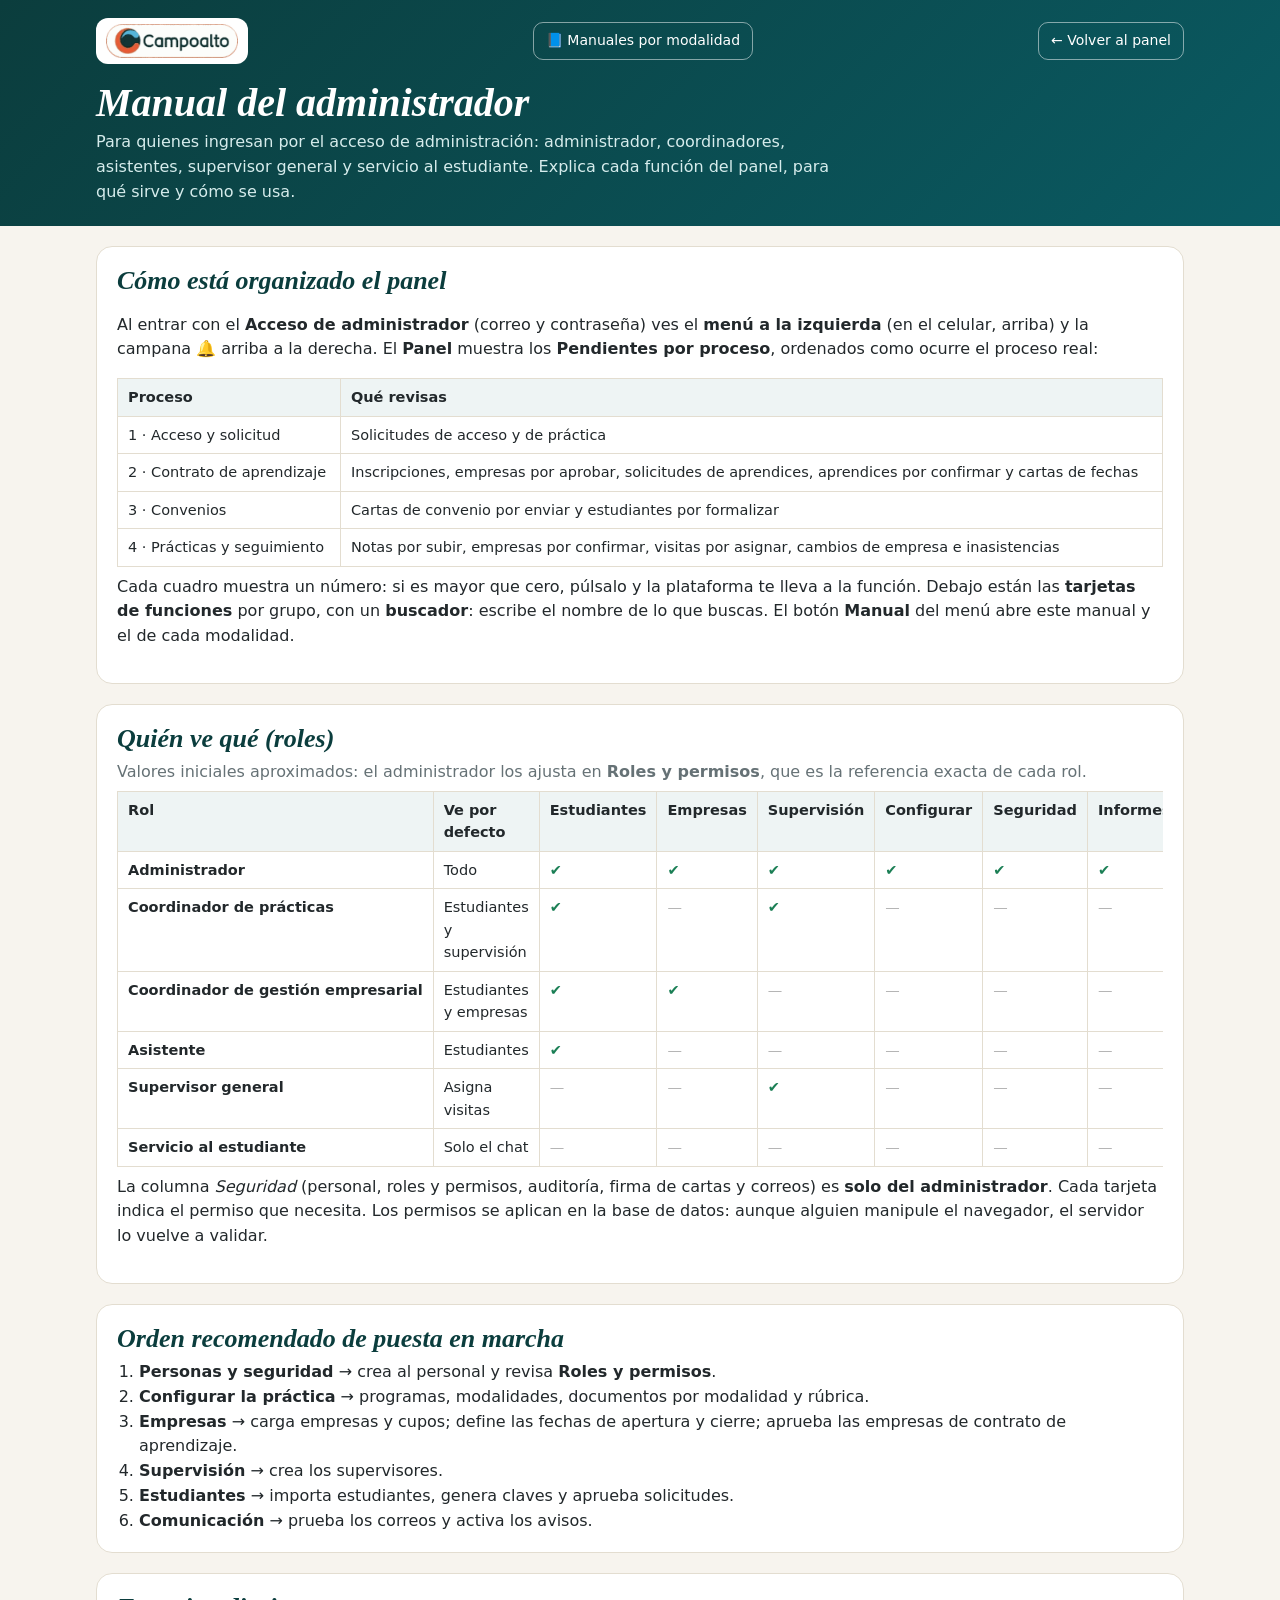
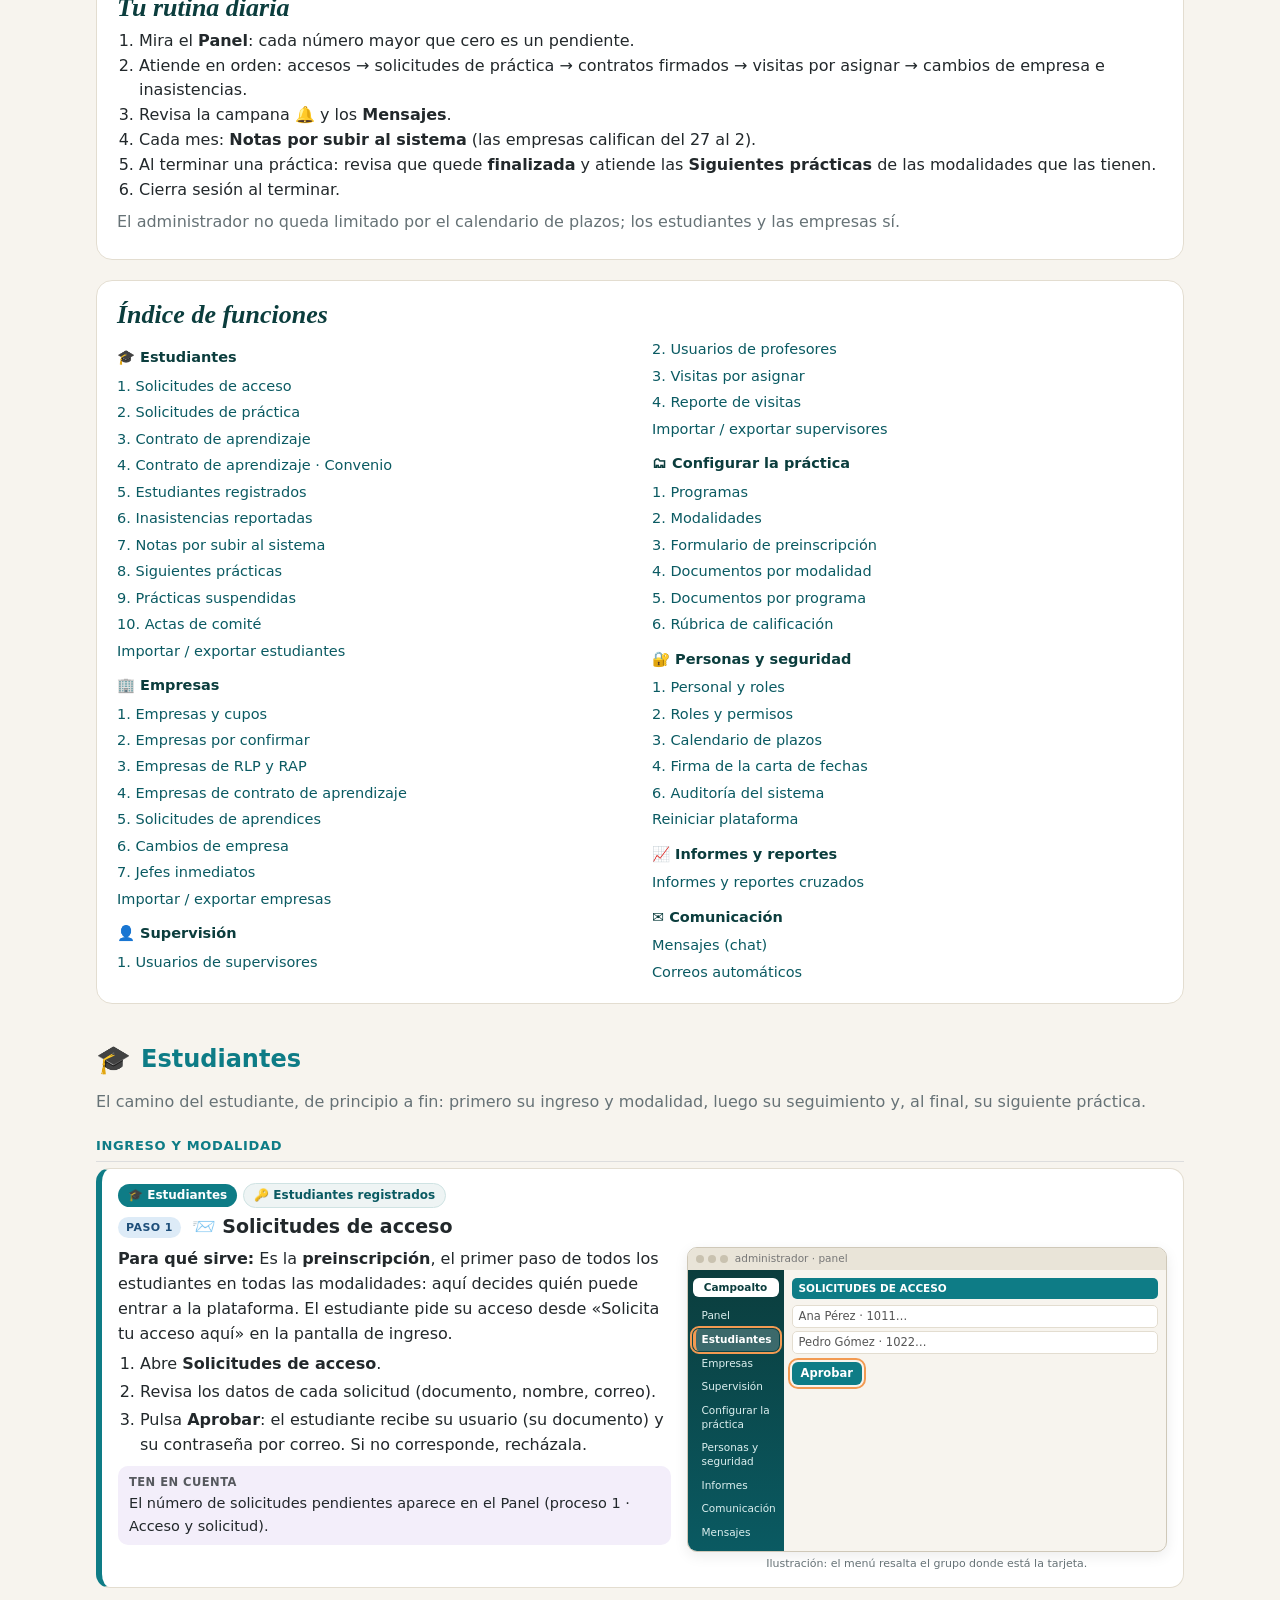
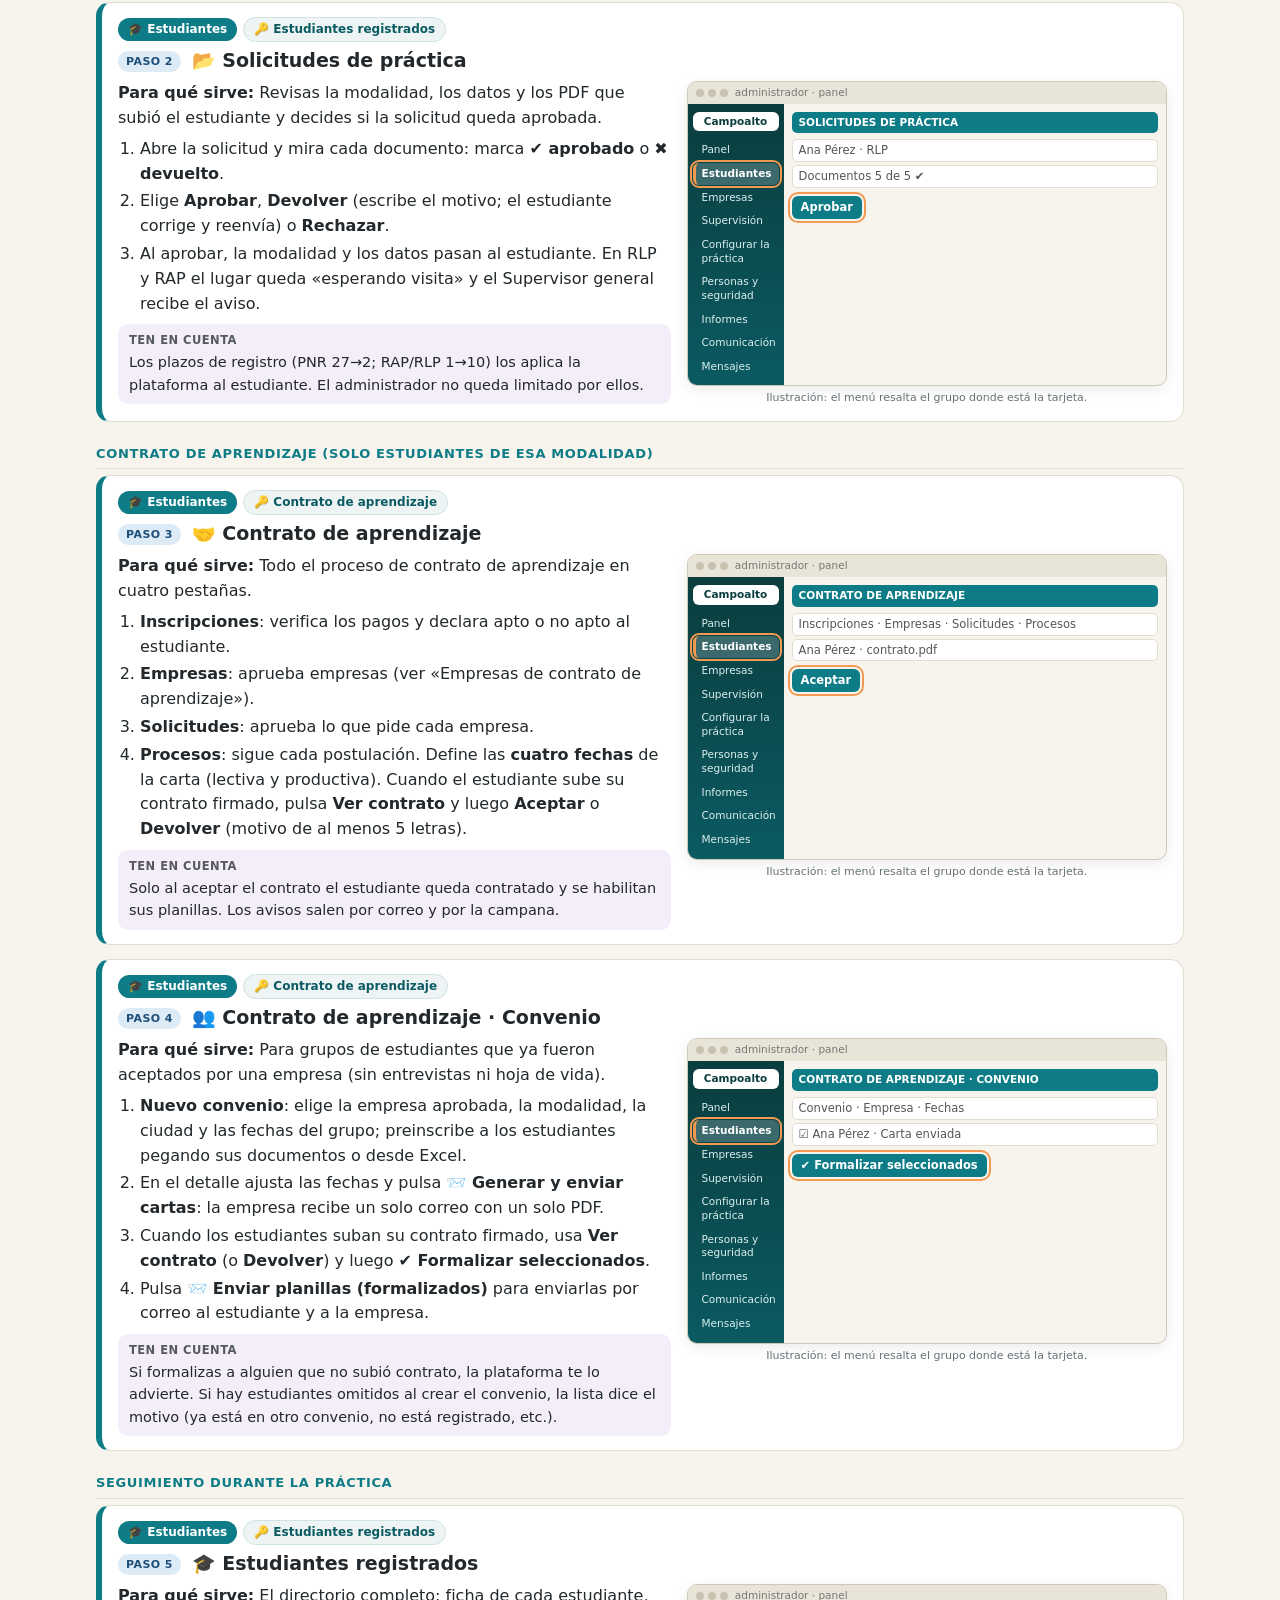
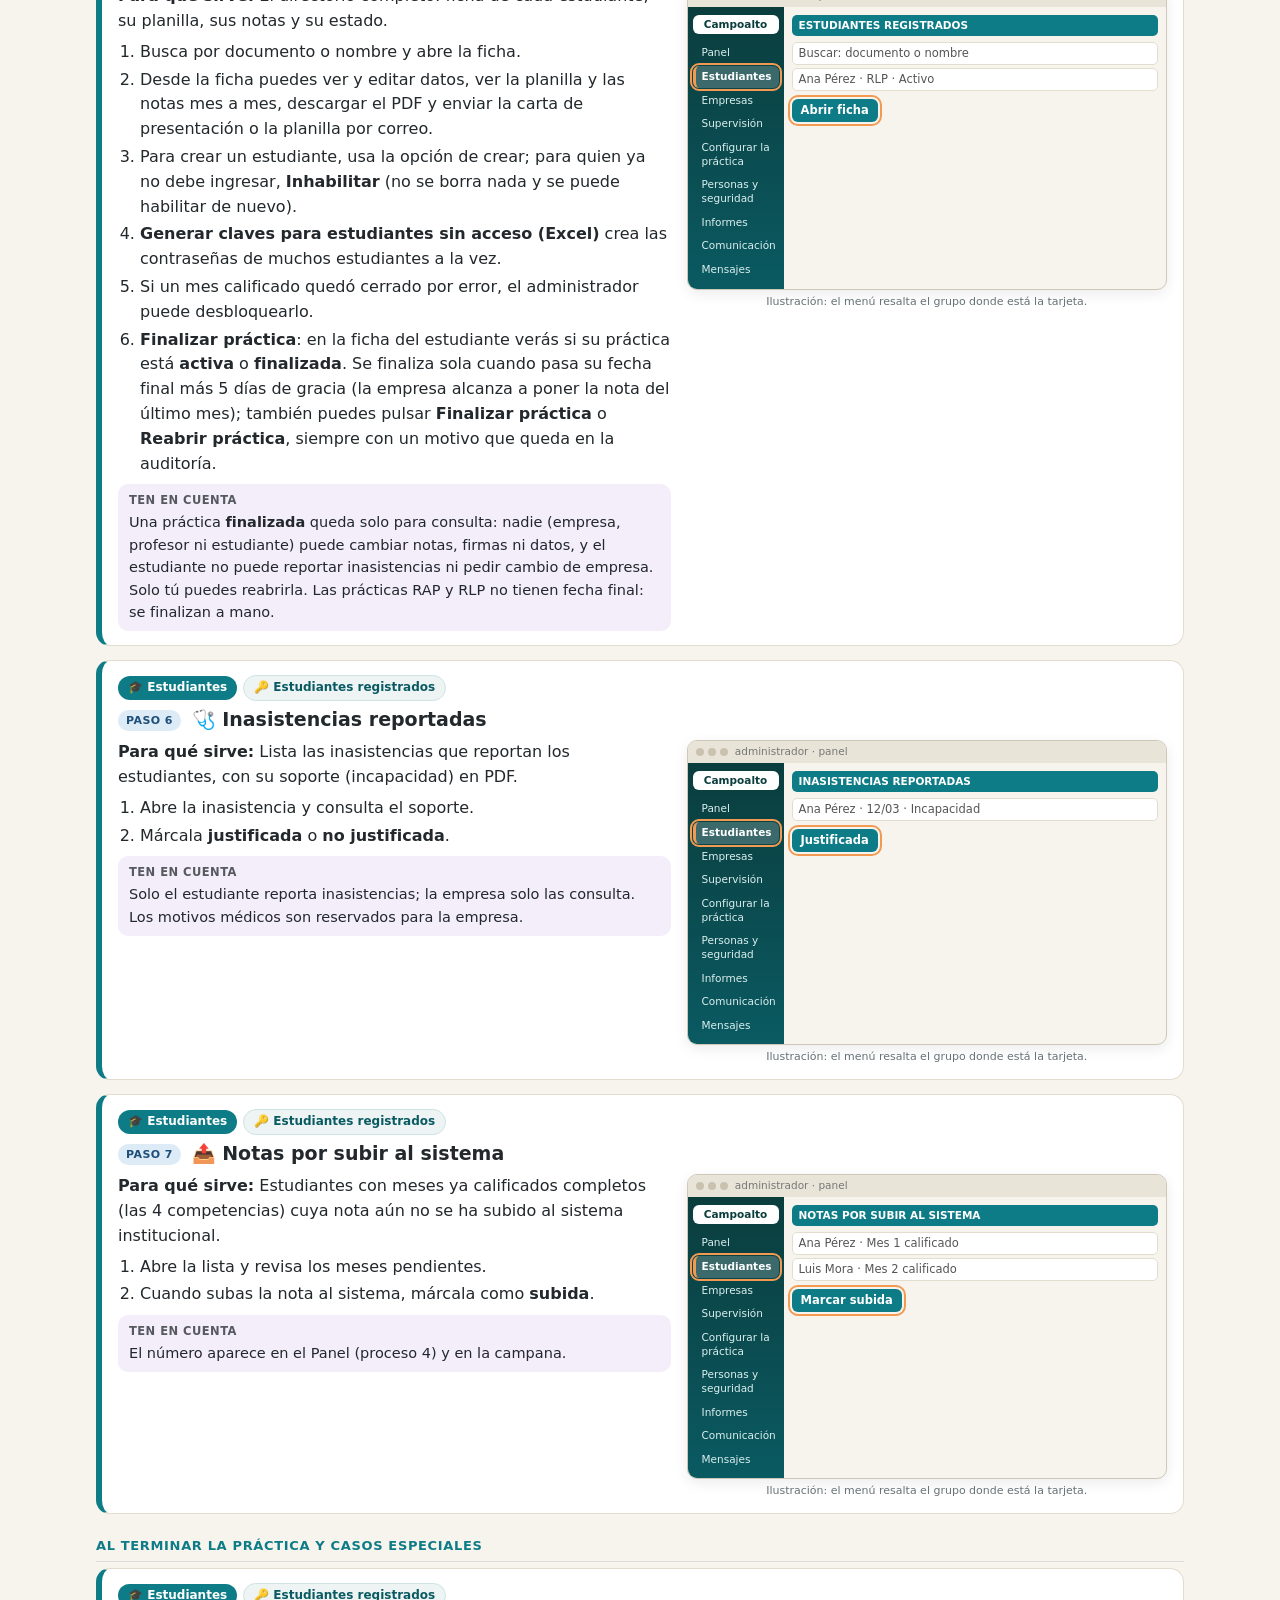
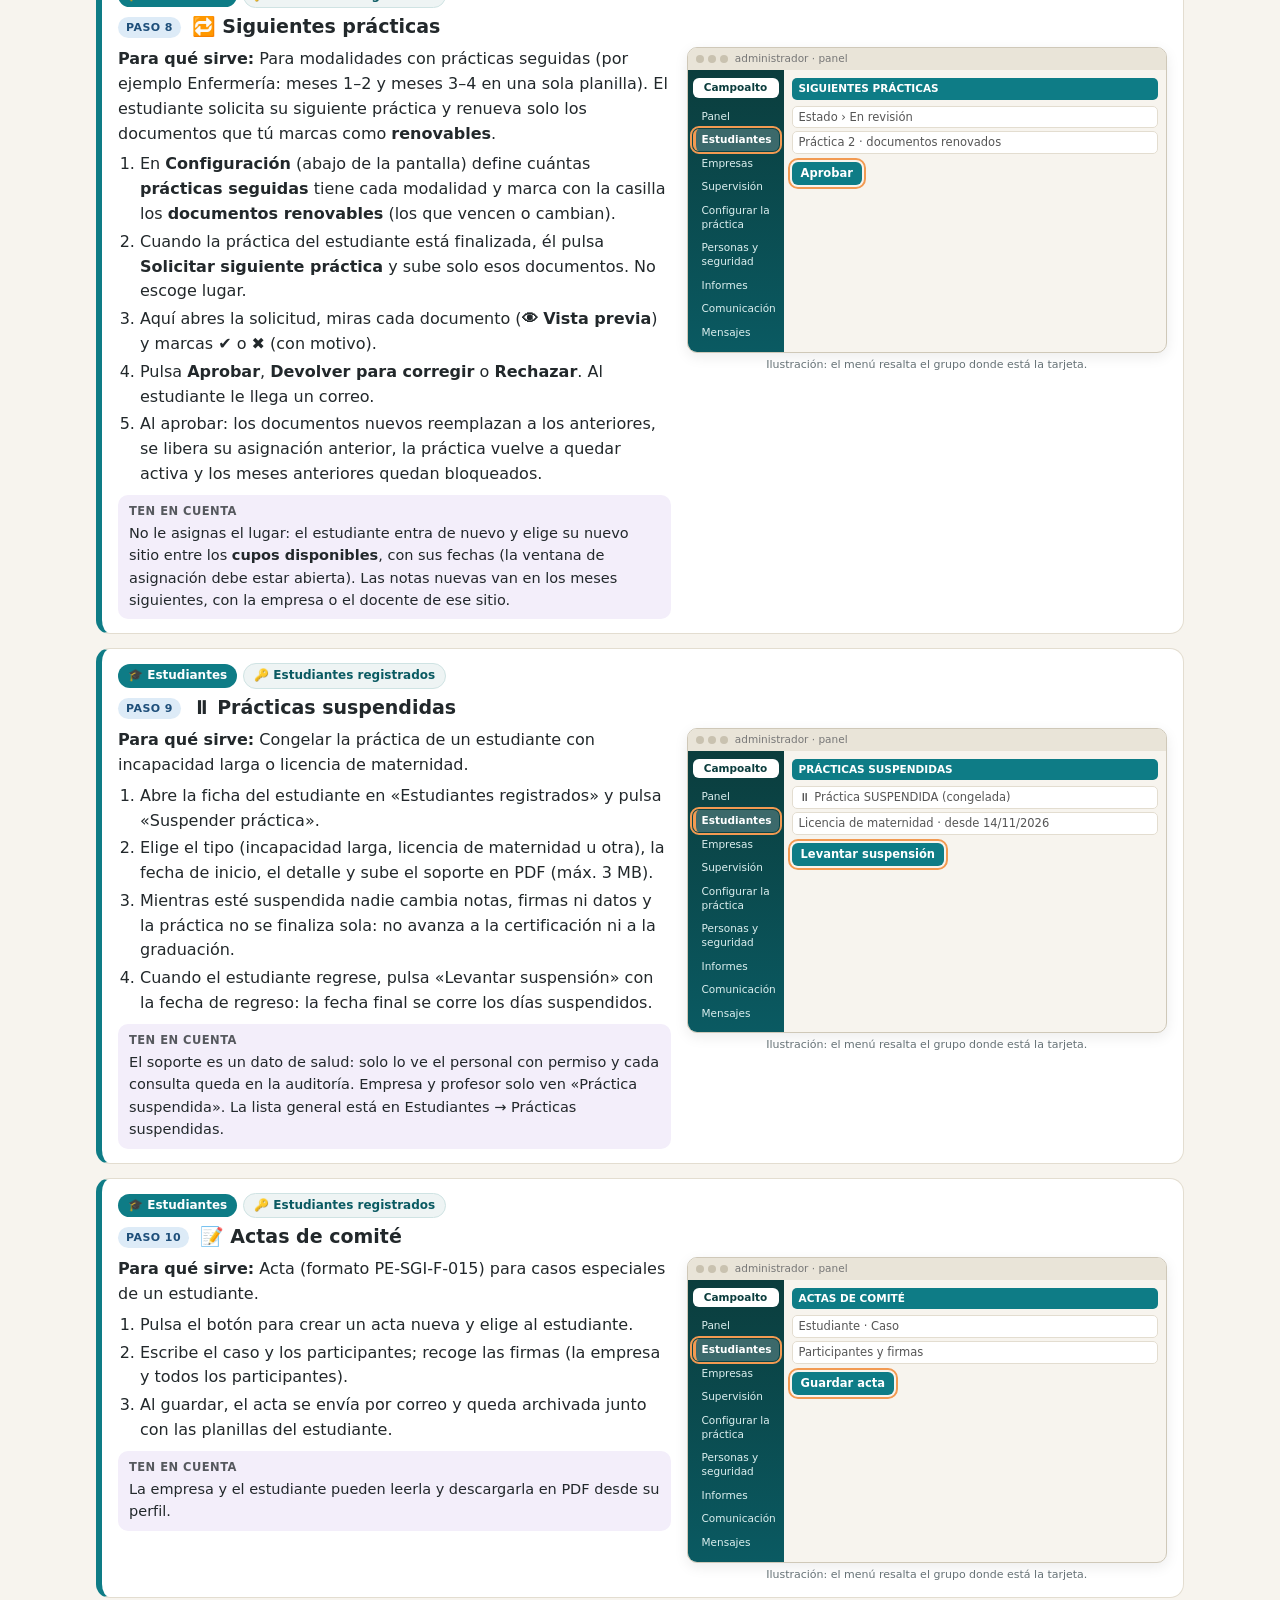
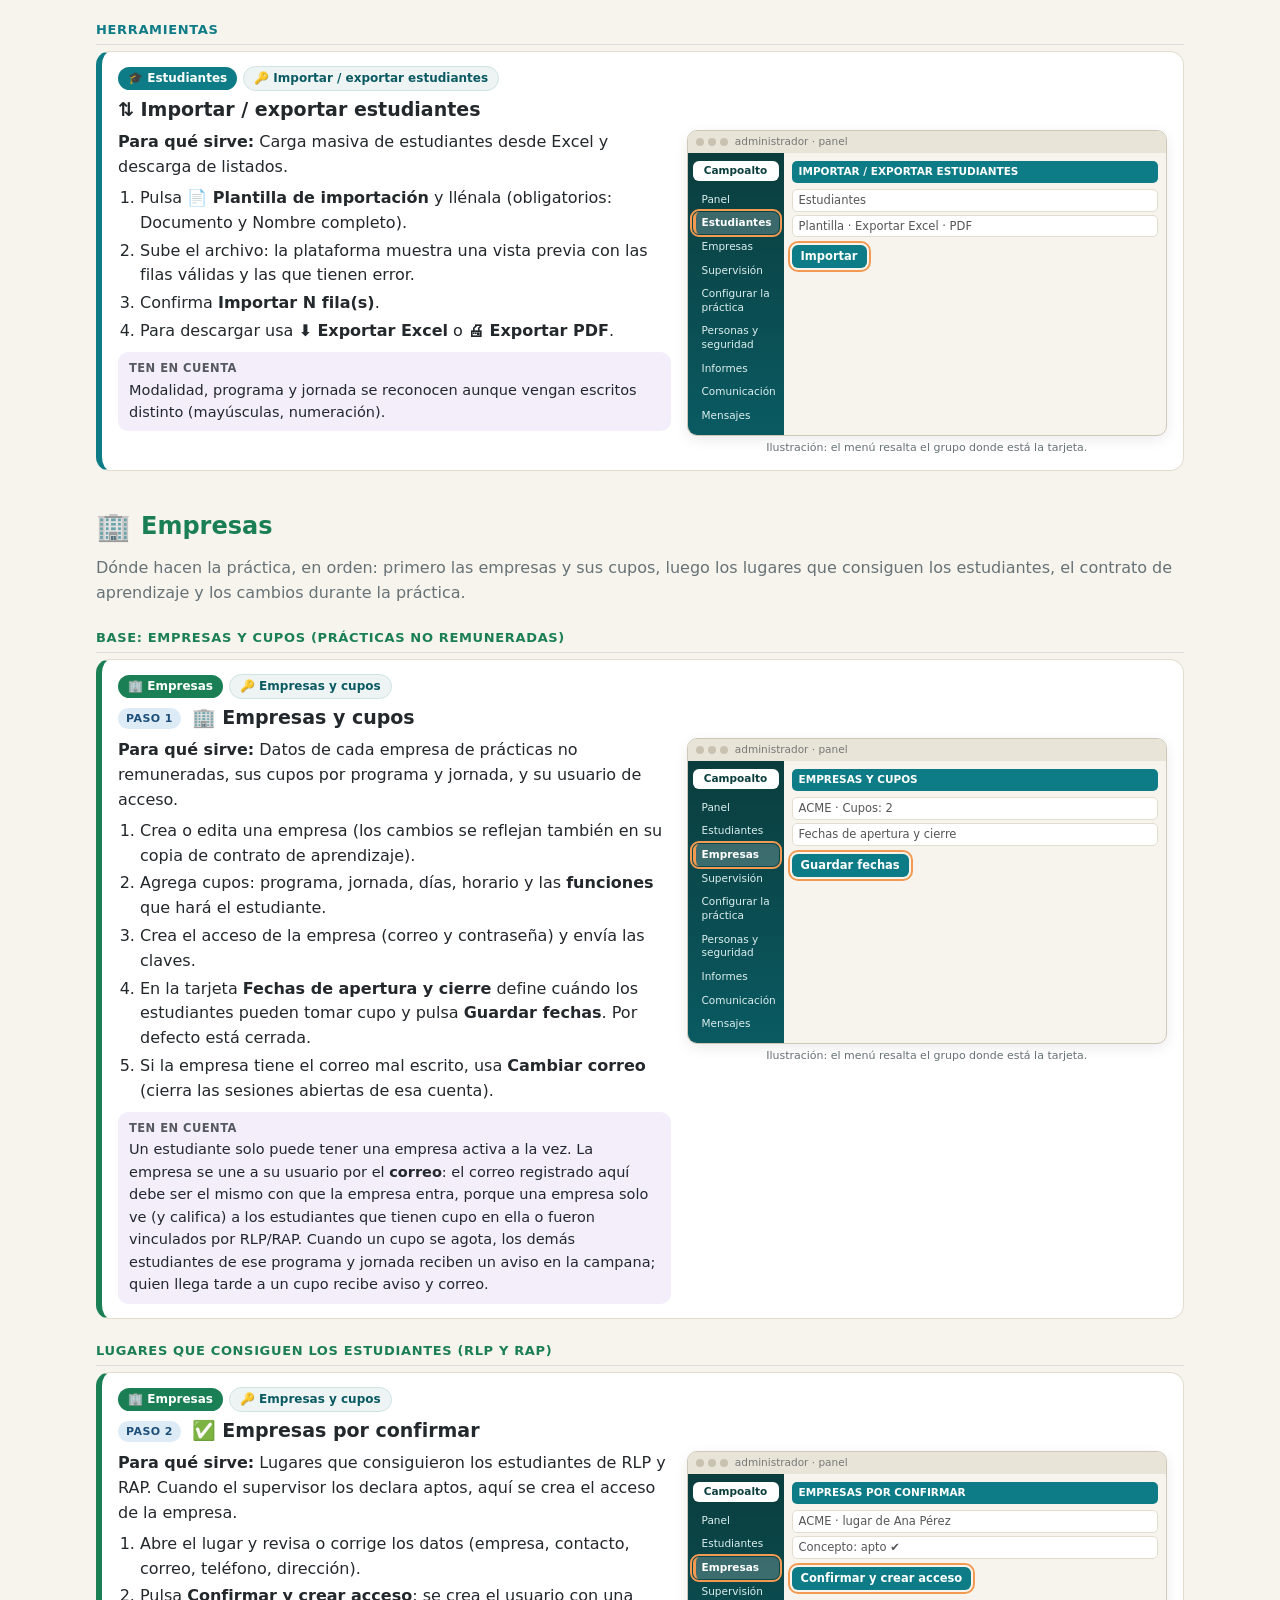
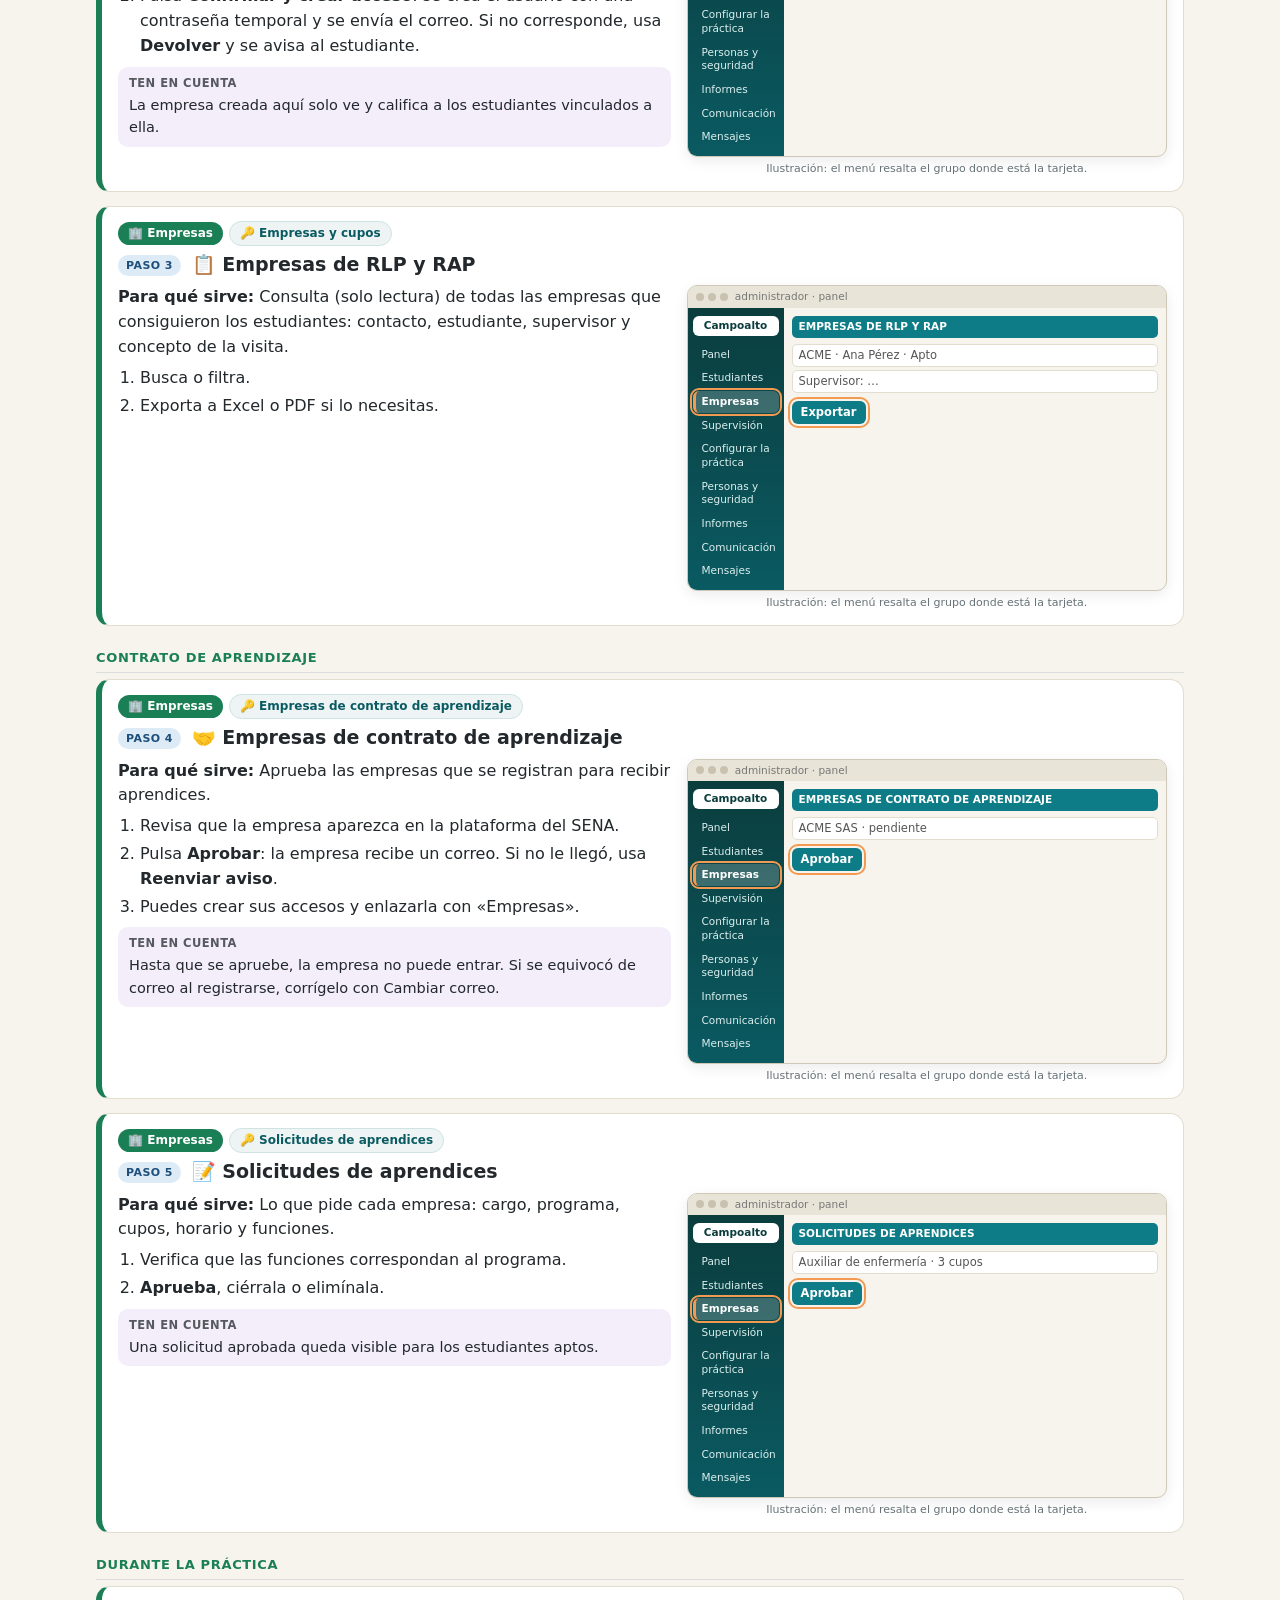
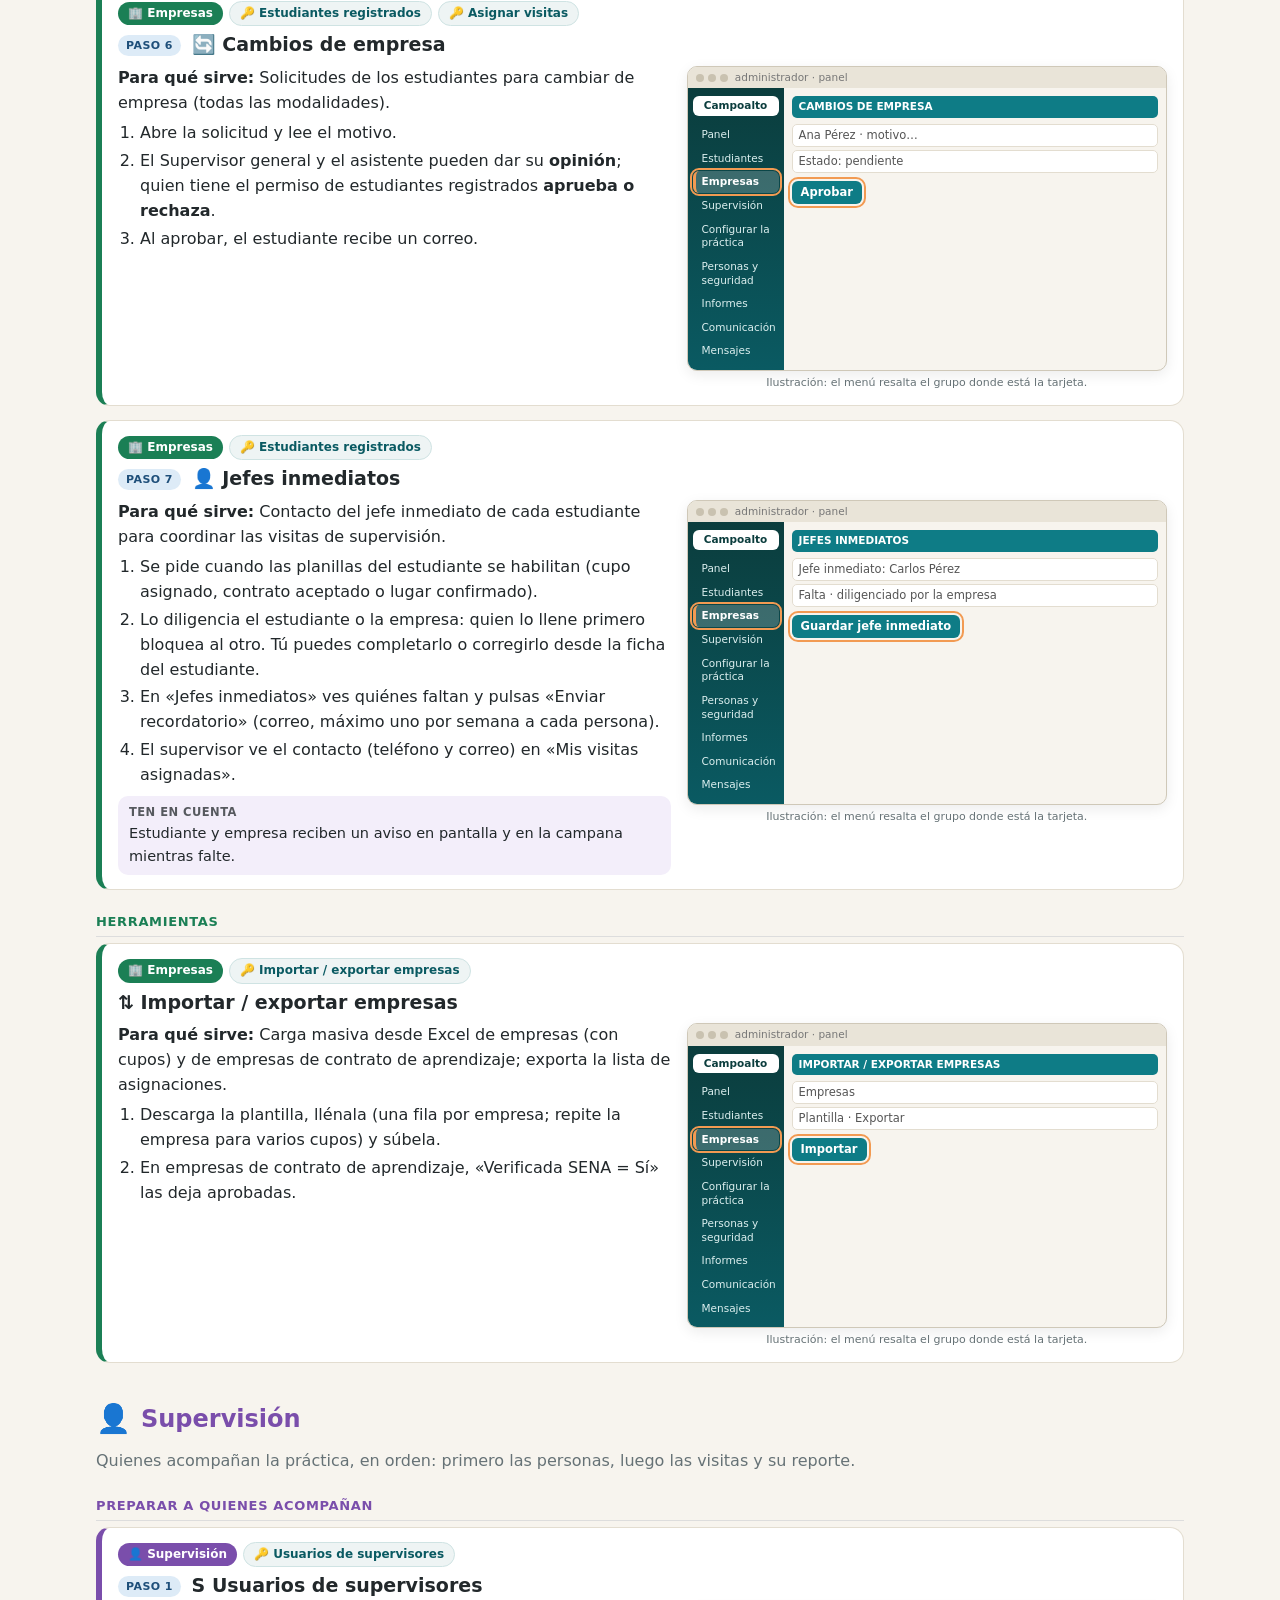
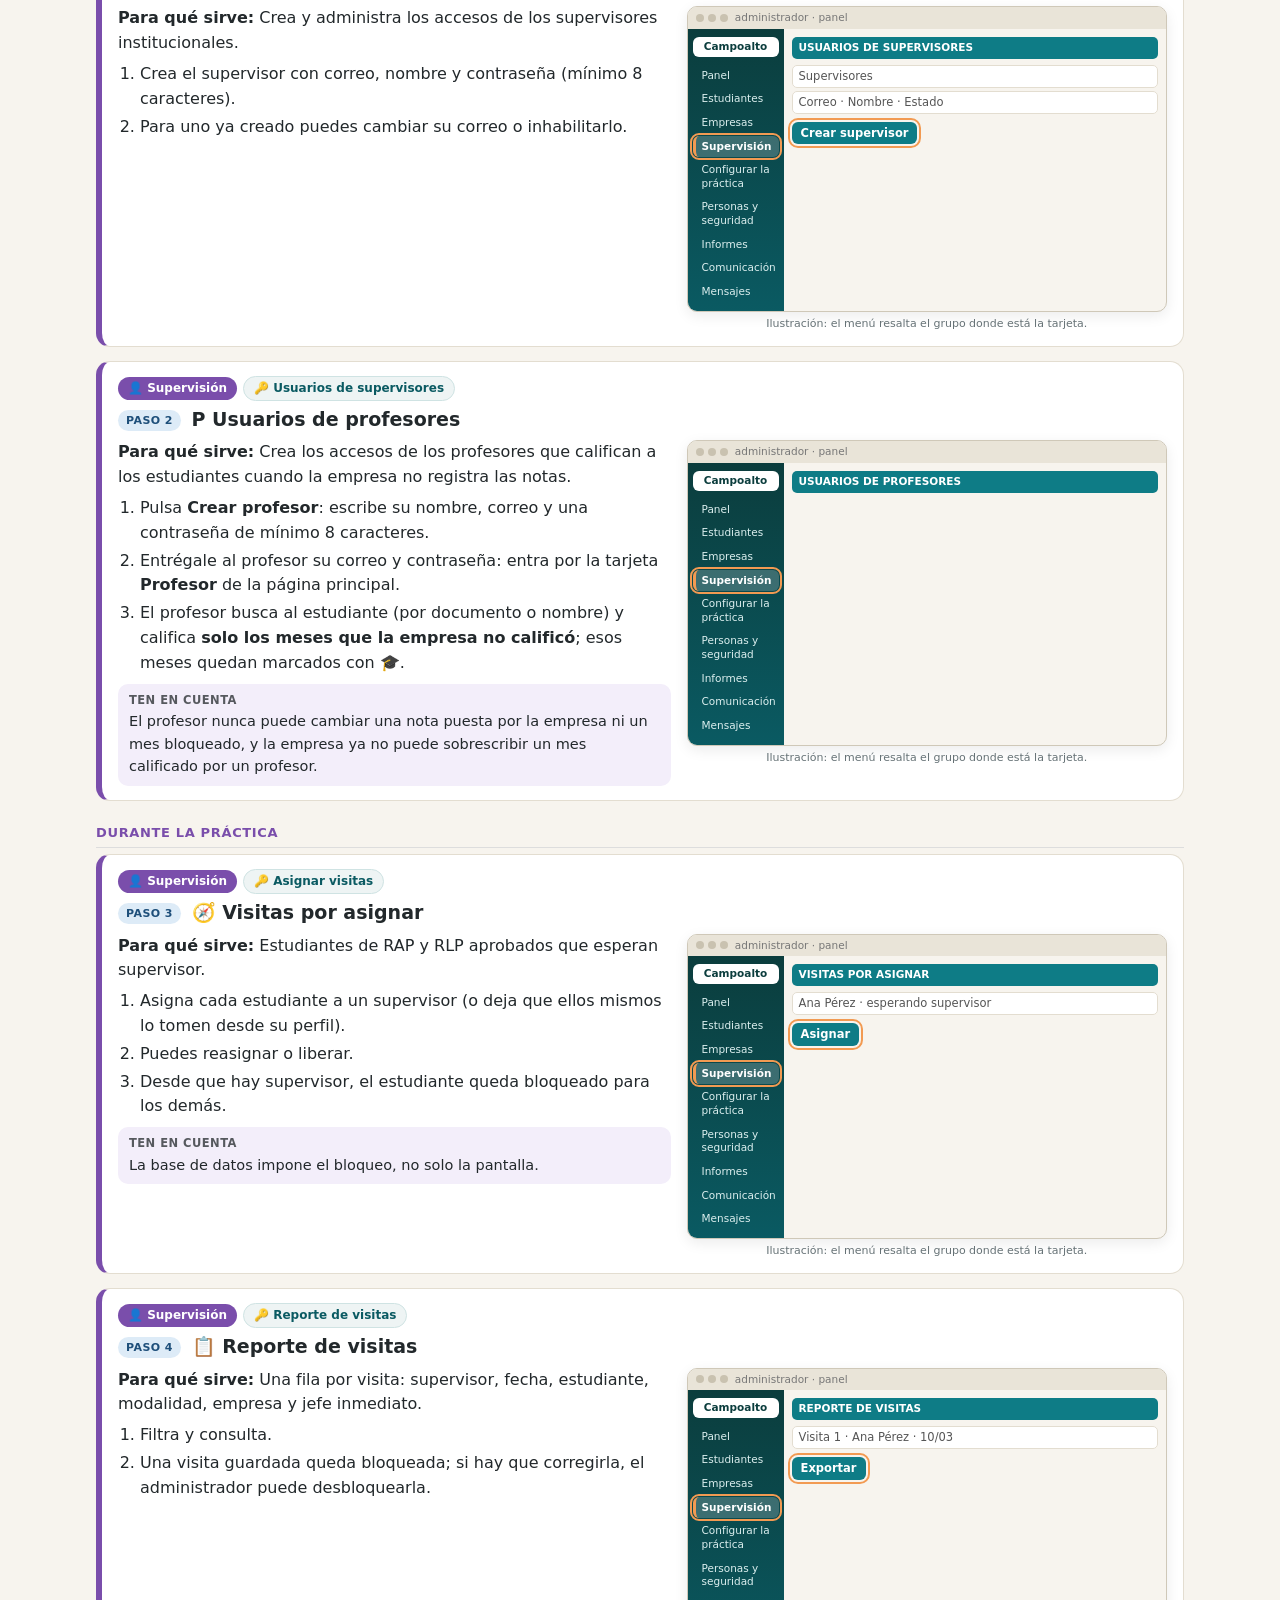
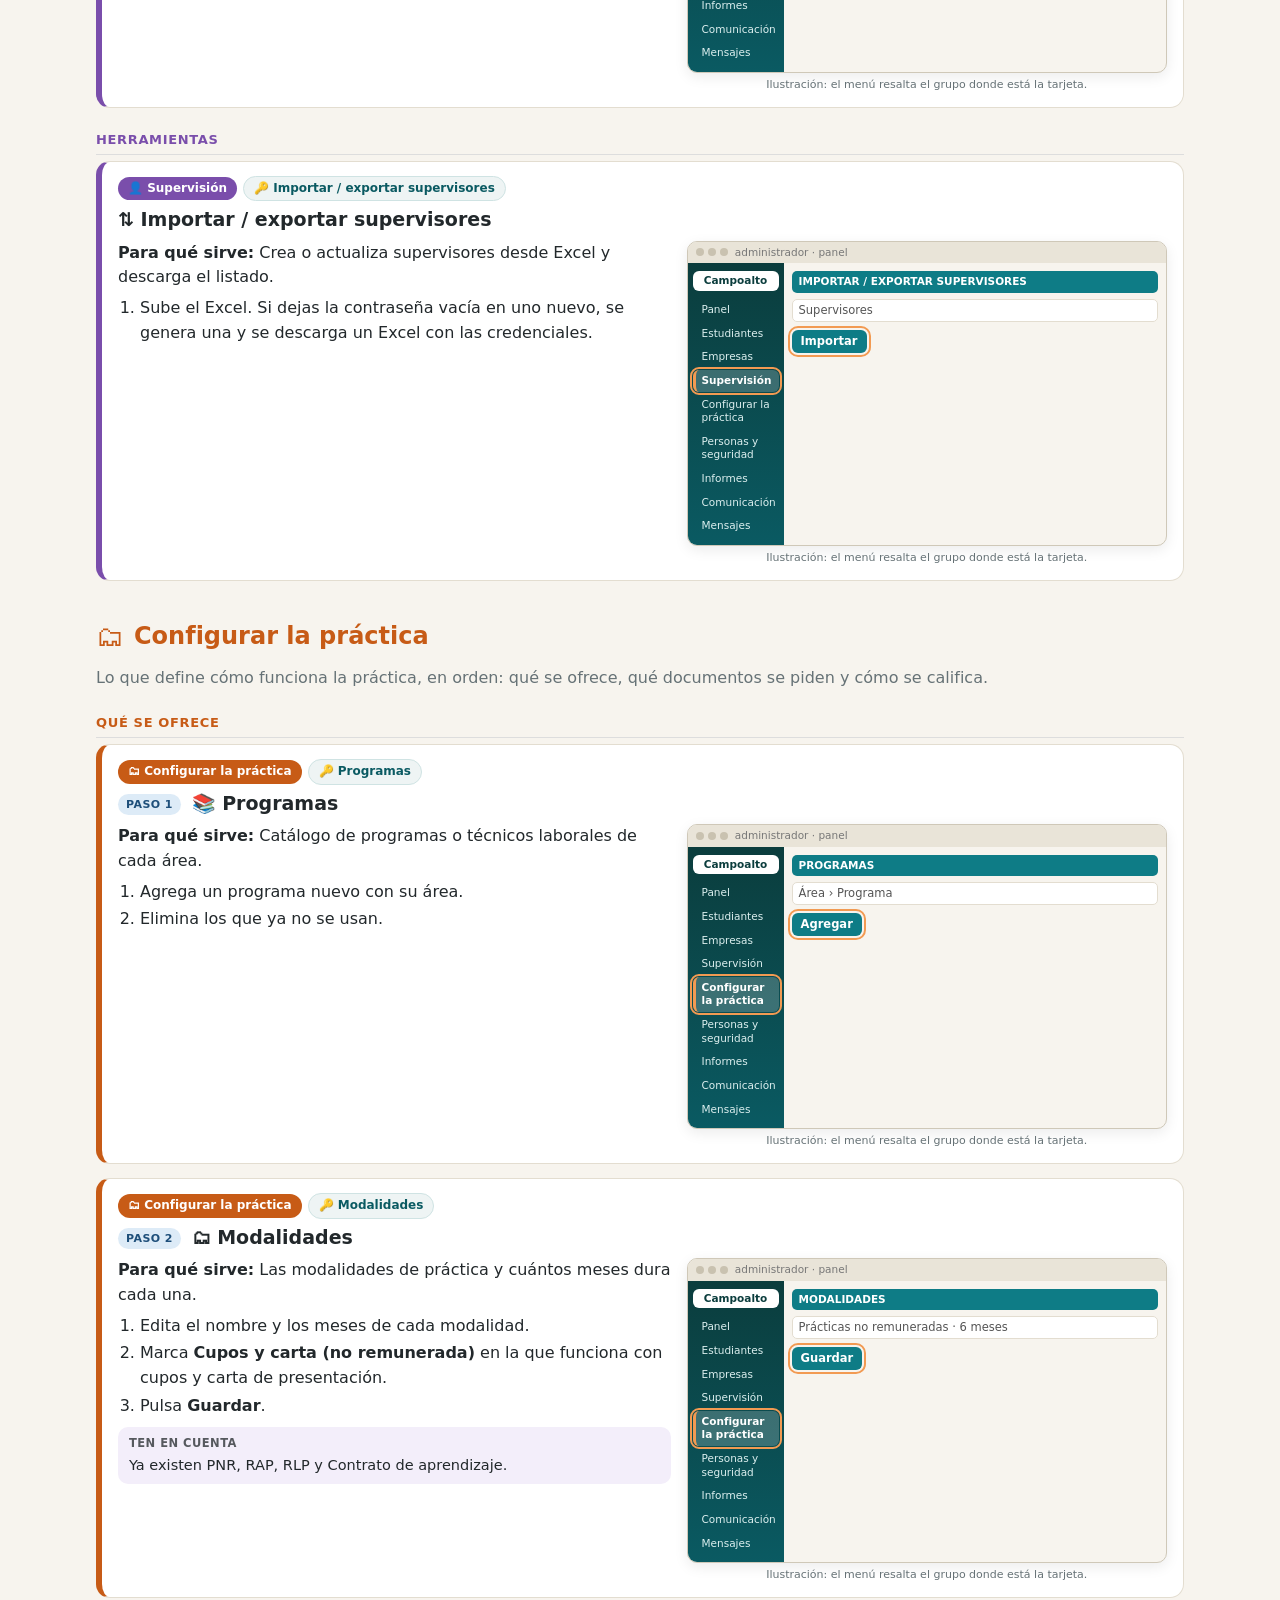
<file: manual-admin.html>
<!doctype html>
<html lang="es">
<head>
<link rel="icon" type="image/png" sizes="32x32" href="img/favicon-32.png">
<link rel="icon" type="image/png" sizes="192x192" href="img/favicon-192.png">
<link rel="shortcut icon" href="favicon.ico">
<link rel="apple-touch-icon" href="img/apple-touch-icon.png">

<meta charset="utf-8">
<meta name="viewport" content="width=device-width,initial-scale=1">
<title>Manual del administrador · Planillas Campoalto</title>
<meta name="robots" content="noindex">
<style>
:root{--teal:#0E7C86;--teal-d:#0A5A62;--deep:#0B3D3D;--orange:#E8792D;--orange-d:#C75B16;--ink:#22282B;--muted:#667276;--paper:#F7F4EE;--line:#E3DDD0;--card:#fff;
--c-est:#0E7C86;--c-ins:#C75B16;--c-emp:#1B7F55;--c-sup:#7A4EAB;--ok:#1B7F55;--danger:#B23A2E;}
*{box-sizing:border-box}
html{scroll-behavior:smooth}
body{margin:0;background:var(--paper);color:var(--ink);font:16px/1.55 'Inter',system-ui,-apple-system,'Segoe UI',Roboto,sans-serif;}
a{color:var(--teal-d)}
.wrap{max-width:1120px;margin:0 auto;padding:0 16px 60px}
header.top{background:linear-gradient(135deg,var(--deep),var(--teal-d));color:#fff;padding:18px 0 22px}
header.top .wrap{padding-bottom:0}
.brandrow{display:flex;align-items:center;gap:14px;flex-wrap:wrap}
.brandrow img{background:#fff;border-radius:12px;padding:6px 10px;height:46px}
.brandrow .back{margin-left:auto;color:#fff;border:1px solid rgba(255,255,255,.5);border-radius:10px;padding:7px 12px;text-decoration:none;font-size:14px}
h1{font:italic 700 clamp(26px,4.5vw,40px)/1.15 'Zilla Slab',Georgia,serif;margin:16px 0 4px}
header.top p{margin:0;color:#d6ecec;max-width:760px}
nav.mods{background:var(--paper);border-bottom:1px solid var(--line);padding:10px 0}
.modbtns{display:flex;gap:8px;flex-wrap:wrap}
.mb{border:2px solid var(--line);background:#fff;border-radius:12px;padding:9px 14px;font:600 14.5px/1.2 'Inter',system-ui,sans-serif;cursor:pointer;color:var(--ink);text-align:left}
.mb small{display:block;font-weight:400;color:var(--muted);font-size:12px;margin-top:2px}
.mb.on{border-color:var(--teal);background:var(--teal);color:#fff}.mb.on small{color:#d6ecec}
.filtros{display:flex;gap:6px;flex-wrap:wrap;align-items:center;margin-top:10px;font-size:13.5px}
.filtros b{color:var(--muted);font-weight:600}
.fb{border:1.5px solid var(--line);background:#fff;border-radius:999px;padding:5px 12px;cursor:pointer;font:600 13px/1.2 'Inter',system-ui,sans-serif}
.fb.on{color:#fff;border-color:transparent}
.fb[data-a=todos].on{background:var(--ink)}
.intro{background:#fff;border:1px solid var(--line);border-radius:16px;padding:18px 20px;margin:20px 0}
.intro h2,.sec h2{font:italic 700 26px/1.2 'Zilla Slab',Georgia,serif;margin:0 0 6px;color:var(--deep)}
.resumen{color:var(--muted);margin:0 0 6px}
/* carriles */
.lanes{background:#fff;border:1px solid var(--line);border-radius:16px;padding:14px 16px;margin:20px 0;overflow-x:auto}
.lanes h3{margin:0 0 10px;font-size:16px}
.lane-g{display:grid;grid-template-columns:minmax(190px,1.6fr) repeat(var(--cols),minmax(86px,1fr));gap:0;min-width:560px;font-size:13px}
.lane-g .h{font-weight:700;text-align:center;padding:6px 4px;color:#fff;border-radius:8px 8px 0 0;margin:0 2px;font-size:12.5px}
.lane-g .t{padding:5px 8px 5px 0;display:flex;align-items:center;gap:6px;border-top:1px dashed var(--line);cursor:pointer}
.lane-g .t:hover{color:var(--teal-d);text-decoration:underline}
.lane-g .c{border-top:1px dashed var(--line);display:flex;align-items:center;justify-content:center;background:repeating-linear-gradient(90deg,transparent 0 calc(50% - .5px),#eee8dc calc(50% - .5px) calc(50% + .5px),transparent calc(50% + .5px))}
.dot{width:26px;height:26px;border-radius:50%;color:#fff;font-weight:700;font-size:13px;line-height:26px;text-align:center;display:inline-block;flex:none}
.sec{margin:26px 0}
/* pasos */
.steps{position:relative;margin:10px 0 0;padding-left:0}
.step{display:grid;grid-template-columns:54px 1fr;gap:0 14px;position:relative;padding-bottom:22px}
.step::before{content:"";position:absolute;left:26px;top:52px;bottom:-2px;width:3px;background:var(--line)}
.step:last-child::before{display:none}
.num{width:52px;height:52px;border-radius:50%;color:#fff;font-weight:700;font-size:22px;line-height:52px;text-align:center;cursor:pointer;border:3px solid #fff;box-shadow:0 0 0 2px var(--line);user-select:none}
.step.hecho .num{background:var(--ok)!important}.step.hecho .num::after{content:"✔";font-size:22px}.step.hecho .num{font-size:0}
.card{background:#fff;border:1px solid var(--line);border-left:6px solid var(--ac);border-radius:14px;padding:14px 16px;break-inside:avoid}
.chips{display:flex;gap:6px;flex-wrap:wrap;align-items:center;margin-bottom:6px}
.chip{display:inline-block;border-radius:999px;padding:2px 10px;font-weight:700;font-size:12px;line-height:1.6;color:#fff;background:var(--ac)}
.chip.plz{background:#fff;color:var(--orange-d);border:1.5px solid var(--orange)}
.chip.menu{background:#EEF4F4;color:var(--teal-d);border:1px solid #cfe3e3;font-weight:600}
.card h3{margin:2px 0 8px;font-size:19px;line-height:1.25}
.cols{display:grid;grid-template-columns:1.15fr 1fr;gap:16px}
.card ol{margin:6px 0 8px;padding-left:22px}.card li{margin:3px 0}
.ves,.sigue,.nota,.warn{border-radius:10px;padding:8px 11px;margin:8px 0 0;font-size:14.5px}
.ves{background:#EEF4F4}.sigue{background:#FFF3E4}.nota{background:#F3EEFA}.warn{background:#FBEAE7;color:#7d2a20}
.ves>b:first-child,.sigue>b:first-child,.nota>b:first-child{display:block;font-size:11.5px;text-transform:uppercase;letter-spacing:.04em;margin-bottom:1px;opacity:.75}
/* maqueta de pantalla */
.mk{border:1px solid #cfc8b8;border-radius:10px;overflow:hidden;background:#F7F4EE;font-size:11.5px;line-height:1.3;box-shadow:0 4px 14px rgba(0,0,0,.08);align-self:start}
.mk .bar{background:#e9e4d8;padding:4px 8px;display:flex;gap:4px;align-items:center;color:#777;font-size:10.5px}
.mk .bar i{width:8px;height:8px;border-radius:50%;background:#c9c2b0;display:inline-block}
.mk .bd{display:grid;grid-template-columns:96px 1fr;min-height:150px}
.mk .sd{background:linear-gradient(180deg,#0B3D3D,#0A5A62);color:#dcefef;padding:8px 5px;display:flex;flex-direction:column;gap:2px}
.mk .sd .lg{background:#fff;color:#0B3D3D;font-weight:700;border-radius:6px;text-align:center;padding:3px;margin-bottom:6px;font-size:10.5px}
.mk .sd span{padding:4px 6px;border-radius:6px;border-left:3px solid transparent;font-size:10.5px}
.mk .sd span.on{background:rgba(255,255,255,.2);border-left-color:#F29A52;color:#fff;font-weight:700;outline:2px solid #F29A52;outline-offset:1px}
.mk .ct{padding:8px}
.mk .ct .sb{background:var(--teal);color:#fff;font-weight:700;border-radius:5px;padding:4px 7px;font-size:10.5px;text-transform:uppercase;margin-bottom:6px}
.mk .ct p{margin:3px 0;color:#4b5559}
.mk .ct .ln{background:#fff;border:1px solid #e3ddd0;border-radius:5px;padding:3px 6px;margin:3px 0;color:#555}
.mk .ct .bt{display:inline-block;background:var(--teal);color:#fff;border-radius:6px;padding:4px 9px;font-weight:700;margin-top:5px;outline:2px solid #F29A52;outline-offset:2px}
.mk .ct .bg{display:inline-block;border-radius:999px;padding:1px 8px;background:#FFE9D1;color:#9a4a0d;font-weight:700;margin-left:4px;font-size:10px}
.mk .ct .bg.g{background:#DDF3E8;color:#1B7F55}.mk .ct .bg.r{background:#FBE3DF;color:#B23A2E}
.cap{font-size:11px;color:var(--muted);margin:3px 2px 0;text-align:center}
/* bloques generales */
table.t{border-collapse:collapse;width:100%;font-size:14.5px;background:#fff}
table.t th,table.t td{border:1px solid var(--line);padding:7px 10px;text-align:left;vertical-align:top}
table.t th{background:#EEF4F4}
tr.mio td{background:#FFF3E4;font-weight:600}
details.fq{background:#fff;border:1px solid var(--line);border-radius:10px;padding:8px 12px;margin:6px 0}
details.fq summary{cursor:pointer;font-weight:600}
footer{color:var(--muted);font-size:13px;text-align:center;margin-top:30px}
.btnp{border:0;background:var(--orange);color:#fff;border-radius:10px;padding:9px 14px;font:700 14px/1 'Inter',system-ui,sans-serif;cursor:pointer}
.oculto{display:none!important}
.dim{opacity:.35}
.dim .mk{display:none}
@media (max-width:820px){table.t{display:block;overflow-x:auto}.modbtns{flex-wrap:nowrap;overflow-x:auto;padding-bottom:4px}.mb{flex:none}.mb small{display:none}.filtros{flex-wrap:nowrap;overflow-x:auto;padding-bottom:4px}.fb{flex:none}.cols{grid-template-columns:1fr}.step{grid-template-columns:40px 1fr;gap:0 10px}.num{width:38px;height:38px;font-size:17px;line-height:38px}.step::before{left:19px;top:40px}}
@media print{
 @page{size:A4;margin:12mm}
 body{background:#fff;font-size:12.5px}
 nav.mods,.fb,.btnp,.back,.noprint{display:none!important}
 header.top{background:#fff;color:#000;padding:0}header.top p{color:#444}.brandrow img{padding:0}
 .wrap{max-width:none;padding:0}
 .step{page-break-inside:avoid;break-inside:avoid}
 .card,.mk,.intro,.lanes{box-shadow:none}
 *{-webkit-print-color-adjust:exact;print-color-adjust:exact}
 .dim{opacity:1}.dim .mk{display:block}
 h1{font-size:26px}
 .cols{grid-template-columns:1.2fr 1fr!important;gap:12px}
 .step{grid-template-columns:44px 1fr!important;gap:0 10px;padding-bottom:12px}
 .num{width:40px!important;height:40px!important;font-size:18px!important;line-height:40px!important}
 .step::before{left:21px!important;top:42px!important}
 table.t{display:table!important}
 .card{padding:10px 12px}
 .card h3{font-size:16px}
 .mk{font-size:10px}
}
.etapa{margin:22px 0 6px;font-size:13px;letter-spacing:.05em;text-transform:uppercase;border-bottom:1px solid #ddd;padding-bottom:4px}.paso{display:inline-block;font-size:11px;font-weight:700;text-transform:uppercase;letter-spacing:.04em;padding:2px 8px;border-radius:999px;background:#DDEBF7;color:#1E4F7A;vertical-align:middle;margin-right:4px}
</style><style>
.fn{display:block}
.fn .perm{display:inline-block;background:#F3EEFA;color:#5a3d86;border-radius:999px;padding:2px 10px;font-weight:700;font-size:12px}
.toc{columns:2 280px;column-gap:24px;font-size:14.5px}
.toc a{display:block;padding:2px 0;text-decoration:none}
.toc h4{margin:10px 0 4px;color:var(--deep);break-after:avoid}
.grp{margin:34px 0 8px;display:flex;align-items:center;gap:10px}
.grp .ic{font-size:28px}
.grp h2{margin:0}
.grp-d{color:var(--muted);margin:0 0 12px}
.fcard{background:#fff;border:1px solid var(--line);border-left:6px solid var(--ac);border-radius:14px;padding:14px 16px;margin:0 0 14px;break-inside:avoid}
.fcard h3{margin:2px 0 6px;font-size:19px}
.fcard .chips{margin-bottom:4px}
.fcard .que{margin:0 0 6px}
.fcard ol{margin:6px 0 8px;padding-left:22px}.fcard li{margin:3px 0}
.rol-t td:first-child{font-weight:600;white-space:nowrap}
.ok{color:var(--ok);font-weight:700}.no{color:#b5b5b5}
@media print{.fcard{padding:10px 12px}.fcard h3{font-size:16px}.grp{margin-top:18px}.toc{columns:2}}
</style>
</head>
<body>
<header class="top"><div class="wrap">
 <div class="brandrow"><img src="[data-uri]" alt="Campoalto"><a class="back" href="manual.html" style="margin-left:auto">📘 Manuales por modalidad</a><a class="back" href="administrador.html">← Volver al panel</a></div>
 <h1>Manual del administrador</h1>
 <p>Para quienes ingresan por el acceso de administración: administrador, coordinadores, asistentes, supervisor general y servicio al estudiante. Explica cada función del panel, para qué sirve y cómo se usa.</p>
</div></header>
<main class="wrap" id="main"></main>
<footer class="wrap">Planillas de prácticas · PPS-GAA-F-006 · Campoalto. Cada persona solo ve las funciones que el administrador le activó en «Roles y permisos». · <a href="flujogramas.html#funciones">Ver los flujogramas</a></footer>
<script>
const $=s=>document.querySelector(s), esc=s=>String(s).replace(/[&<>"']/g,c=>({'&':'&amp;','<':'&lt;','>':'&gt;','"':'&quot;',"'":'&#39;'}[c]));
const MENU=['Panel','Estudiantes','Empresas','Supervisión','Configurar la práctica','Personas y seguridad','Informes','Comunicación','Mensajes'];
const PERM={est_registrados:'Estudiantes registrados',est_contrato:'Contrato de aprendizaje',est_importexport:'Importar / exportar estudiantes',emp_cupos:'Empresas y cupos',emp_ca:'Empresas de contrato de aprendizaje',emp_solicitudes:'Solicitudes de aprendices',emp_importexport:'Importar / exportar empresas',sup_asignar:'Asignar visitas',sup_usuarios:'Usuarios de supervisores',sup_reporte:'Reporte de visitas',sup_importexport:'Importar / exportar supervisores',adm_programas:'Programas',adm_modalidades:'Modalidades',adm_rubrica:'Rúbrica de calificación',inf_reportes:'Informes y reportes',chat_interno:'Chat con el equipo',chat_externo:'Chat con estudiantes, empresas y supervisores',solo_admin:'Solo administrador'};
/* f = función: t título, ic icono, p permisos, q para qué sirve, h pasos, n ten en cuenta, l lo que ves (líneas de la maqueta), b botón principal */
const G=[
{id:'estudiantes',ic:'🎓',t:'Estudiantes',c:'#0E7C86',d:'El camino del estudiante, en orden: su acceso, su solicitud de práctica y su seguimiento.',f:[
 {t:'Solicitudes de acceso',ic:'📨',p:['est_registrados'],q:'Es la <b>preinscripción</b>, el primer paso de todos los estudiantes en todas las modalidades: aquí decides quién puede entrar a la plataforma. El estudiante pide su acceso desde «Solicita tu acceso aquí» en la pantalla de ingreso.',h:['Abre <b>Solicitudes de acceso</b>.','Revisa los datos de cada solicitud (documento, nombre, correo).','Pulsa <b>Aprobar</b>: el estudiante recibe su usuario (su documento) y su contraseña por correo. Si no corresponde, recházala.'],n:'El número de solicitudes pendientes aparece en el Panel (proceso 1 · Acceso y solicitud).',l:['Ana Pérez · 1011…','Pedro Gómez · 1022…'],b:'Aprobar'},
 {t:'Solicitudes de práctica',ic:'📂',p:['est_registrados'],q:'Revisas la modalidad, los datos y los PDF que subió el estudiante y decides si la solicitud queda aprobada.',h:['Abre la solicitud y mira cada documento: marca <b>✔ aprobado</b> o <b>✖ devuelto</b>.','Elige <b>Aprobar</b>, <b>Devolver</b> (escribe el motivo; el estudiante corrige y reenvía) o <b>Rechazar</b>.','Al aprobar, la modalidad y los datos pasan al estudiante. En RLP y RAP el lugar queda «esperando visita» y el Supervisor general recibe el aviso.'],n:'Los plazos de registro (PNR 27→2; RAP/RLP 1→10) los aplica la plataforma al estudiante. El administrador no queda limitado por ellos.',l:['Ana Pérez · RLP','Documentos 5 de 5 ✔'],b:'Aprobar'},
 {t:'Inasistencias reportadas',ic:'🩺',p:['est_registrados'],q:'Lista las inasistencias que reportan los estudiantes, con su soporte (incapacidad) en PDF.',h:['Abre la inasistencia y consulta el soporte.','Márcala <b>justificada</b> o <b>no justificada</b>.'],n:'Solo el estudiante reporta inasistencias; la empresa solo las consulta. Los motivos médicos son reservados para la empresa.',l:['Ana Pérez · 12/03 · Incapacidad'],b:'Justificada'},
 {t:'Prácticas suspendidas',ic:'⏸',p:['est_registrados'],q:'Congelar la práctica de un estudiante con incapacidad larga o licencia de maternidad.',h:['Abre la ficha del estudiante en «Estudiantes registrados» y pulsa «Suspender práctica».','Elige el tipo (incapacidad larga, licencia de maternidad u otra), la fecha de inicio, el detalle y sube el soporte en PDF (máx. 3 MB).','Mientras esté suspendida nadie cambia notas, firmas ni datos y la práctica no se finaliza sola: no avanza a la certificación ni a la graduación.','Cuando el estudiante regrese, pulsa «Levantar suspensión» con la fecha de regreso: la fecha final se corre los días suspendidos.'],n:'El soporte es un dato de salud: solo lo ve el personal con permiso y cada consulta queda en la auditoría. Empresa y profesor solo ven «Práctica suspendida». La lista general está en Estudiantes → Prácticas suspendidas.',l:['⏸ Práctica SUSPENDIDA (congelada)','Licencia de maternidad · desde 14/11/2026'],b:'Levantar suspensión'},
 {t:'Actas de comité',ic:'📝',p:['est_registrados'],q:'Acta (formato PE-SGI-F-015) para casos especiales de un estudiante.',h:['Pulsa el botón para crear un acta nueva y elige al estudiante.','Escribe el caso y los participantes; recoge las firmas (la empresa y todos los participantes).','Al guardar, el acta se envía por correo y queda archivada junto con las planillas del estudiante.'],n:'La empresa y el estudiante pueden leerla y descargarla en PDF desde su perfil.',l:['Estudiante · Caso','Participantes y firmas'],b:'Guardar acta'},
 {t:'Estudiantes registrados',ic:'🎓',p:['est_registrados'],q:'El directorio completo: ficha de cada estudiante, su planilla, sus notas y su estado.',h:['Busca por documento o nombre y abre la ficha.','Desde la ficha puedes ver y editar datos, ver la planilla y las notas mes a mes, descargar el PDF y enviar la carta de presentación o la planilla por correo.','Para crear un estudiante, usa la opción de crear; para quien ya no debe ingresar, <b>Inhabilitar</b> (no se borra nada y se puede habilitar de nuevo).','<b>Generar claves para estudiantes sin acceso (Excel)</b> crea las contraseñas de muchos estudiantes a la vez.','Si un mes calificado quedó cerrado por error, el administrador puede desbloquearlo.'],n:'Un usuario inhabilitado no puede ingresar, pero todo lo que hizo se conserva.',l:['Buscar: documento o nombre','Ana Pérez · RLP · Activo'],b:'Abrir ficha'},
 {t:'Notas por subir al sistema',ic:'📤',p:['est_registrados'],q:'Estudiantes con meses ya calificados completos (las 4 competencias) cuya nota aún no se ha subido al sistema institucional.',h:['Abre la lista y revisa los meses pendientes.','Cuando subas la nota al sistema, márcala como <b>subida</b>.'],n:'El número aparece en el Panel (proceso 4) y en la campana.',l:['Ana Pérez · Mes 1 calificado','Luis Mora · Mes 2 calificado'],b:'Marcar subida'},
 {t:'Contrato de aprendizaje',ic:'🤝',p:['est_contrato'],q:'Todo el proceso de contrato de aprendizaje en cuatro pestañas.',h:['<b>Inscripciones</b>: verifica los pagos y declara apto o no apto al estudiante.','<b>Empresas</b>: aprueba empresas (ver «Empresas de contrato de aprendizaje»).','<b>Solicitudes</b>: aprueba lo que pide cada empresa.','<b>Procesos</b>: sigue cada postulación. Define las <b>cuatro fechas</b> de la carta (lectiva y productiva). Cuando el estudiante sube su contrato firmado, pulsa <b>Ver contrato</b> y luego <b>Aceptar</b> o <b>Devolver</b> (motivo de al menos 5 letras).'],n:'Solo al aceptar el contrato el estudiante queda contratado y se habilitan sus planillas. Los avisos salen por correo y por la campana.',l:['Inscripciones · Empresas · Solicitudes · Procesos','Ana Pérez · contrato.pdf'],b:'Aceptar'},
 {t:'Contrato de aprendizaje · Convenio',ic:'👥',p:['est_contrato'],q:'Para grupos de estudiantes que ya fueron aceptados por una empresa (sin entrevistas ni hoja de vida).',h:['<b>Nuevo convenio</b>: elige la empresa aprobada, la modalidad, la ciudad y las fechas del grupo; preinscribe a los estudiantes pegando sus documentos o desde Excel.','En el detalle ajusta las fechas y pulsa <b>📨 Generar y enviar cartas</b>: la empresa recibe un solo correo con un solo PDF.','Cuando los estudiantes suban su contrato firmado, usa <b>Ver contrato</b> (o <b>Devolver</b>) y luego <b>✔ Formalizar seleccionados</b>.','Pulsa <b>📨 Enviar planillas (formalizados)</b> para enviarlas por correo al estudiante y a la empresa.'],n:'Si formalizas a alguien que no subió contrato, la plataforma te lo advierte. Si hay estudiantes omitidos al crear el convenio, la lista dice el motivo (ya está en otro convenio, no está registrado, etc.).',l:['Convenio · Empresa · Fechas','☑ Ana Pérez · Carta enviada'],b:'✔ Formalizar seleccionados'},
 {t:'Importar / exportar estudiantes',ic:'⇅',p:['est_importexport'],q:'Carga masiva de estudiantes desde Excel y descarga de listados.',h:['Pulsa <b>📄 Plantilla de importación</b> y llénala (obligatorios: Documento y Nombre completo).','Sube el archivo: la plataforma muestra una vista previa con las filas válidas y las que tienen error.','Confirma <b>Importar N fila(s)</b>.','Para descargar usa <b>⬇ Exportar Excel</b> o <b>🖨 Exportar PDF</b>.'],n:'Modalidad, programa y jornada se reconocen aunque vengan escritos distinto (mayúsculas, numeración).',l:['Estudiantes','Plantilla · Exportar Excel · PDF'],b:'Importar'}
]},
{id:'empresas',ic:'🏢',t:'Empresas',c:'#1B7F55',d:'Dónde se hace la práctica: empresas, cupos y solicitudes de aprendices.',f:[
 {t:'Empresas por confirmar',ic:'✅',p:['emp_cupos'],q:'Lugares que consiguieron los estudiantes de RLP y RAP. Cuando el supervisor los declara aptos, aquí se crea el acceso de la empresa.',h:['Abre el lugar y revisa o corrige los datos (empresa, contacto, correo, teléfono, dirección).','Pulsa <b>Confirmar y crear acceso</b>: se crea el usuario con una contraseña temporal y se envía el correo. Si no corresponde, usa <b>Devolver</b> y se avisa al estudiante.'],n:'La empresa creada aquí solo ve y califica a los estudiantes vinculados a ella.',l:['ACME · lugar de Ana Pérez','Concepto: apto ✔'],b:'Confirmar y crear acceso'},
 {t:'Empresas de RLP y RAP',ic:'📋',p:['emp_cupos'],q:'Consulta (solo lectura) de todas las empresas que consiguieron los estudiantes: contacto, estudiante, supervisor y concepto de la visita.',h:['Busca o filtra.','Exporta a Excel o PDF si lo necesitas.'],l:['ACME · Ana Pérez · Apto','Supervisor: …'],b:'Exportar'},
 {t:'Jefes inmediatos',ic:'👤',p:['est_registrados'],q:'Contacto del jefe inmediato de cada estudiante para coordinar las visitas de supervisión.',h:['Se pide cuando las planillas del estudiante se habilitan (cupo asignado, contrato aceptado o lugar confirmado).','Lo diligencia el estudiante o la empresa: quien lo llene primero bloquea al otro. Tú puedes completarlo o corregirlo desde la ficha del estudiante.','En «Jefes inmediatos» ves quiénes faltan y pulsas «Enviar recordatorio» (correo, máximo uno por semana a cada persona).','El supervisor ve el contacto (teléfono y correo) en «Mis visitas asignadas».'],n:'Estudiante y empresa reciben un aviso en pantalla y en la campana mientras falte.',l:['Jefe inmediato: Carlos Pérez','Falta · diligenciado por la empresa'],b:'Guardar jefe inmediato'},
 {t:'Cambios de empresa',ic:'🔄',p:['est_registrados','sup_asignar'],q:'Solicitudes de los estudiantes para cambiar de empresa (todas las modalidades).',h:['Abre la solicitud y lee el motivo.','El Supervisor general y el asistente pueden dar su <b>opinión</b>; quien tiene el permiso de estudiantes registrados <b>aprueba o rechaza</b>.','Al aprobar, el estudiante recibe un correo.'],l:['Ana Pérez · motivo…','Estado: pendiente'],b:'Aprobar'},
 {t:'Empresas y cupos',ic:'🏢',p:['emp_cupos'],q:'Datos de cada empresa de prácticas no remuneradas, sus cupos por programa y jornada, y su usuario de acceso.',h:['Crea o edita una empresa (los cambios se reflejan también en su copia de contrato de aprendizaje).','Agrega cupos: programa, jornada, días, horario y las <b>funciones</b> que hará el estudiante.','Crea el acceso de la empresa (correo y contraseña) y envía las claves.','En la tarjeta <b>Fechas de apertura y cierre</b> define cuándo los estudiantes pueden tomar cupo y pulsa <b>Guardar fechas</b>. Por defecto está cerrada.','Si la empresa tiene el correo mal escrito, usa <b>Cambiar correo</b> (cierra las sesiones abiertas de esa cuenta).'],n:'Un estudiante solo puede tener una empresa activa a la vez. La empresa se une a su usuario por el <b>correo</b>: el correo registrado aquí debe ser el mismo con que la empresa entra, porque una empresa solo ve (y califica) a los estudiantes que tienen cupo en ella o fueron vinculados por RLP/RAP. Cuando un cupo se agota, los demás estudiantes de ese programa y jornada reciben un aviso en la campana; quien llega tarde a un cupo recibe aviso y correo.',l:['ACME · Cupos: 2','Fechas de apertura y cierre'],b:'Guardar fechas'},
 {t:'Empresas de contrato de aprendizaje',ic:'🤝',p:['emp_ca'],q:'Aprueba las empresas que se registran para recibir aprendices.',h:['Revisa que la empresa aparezca en la plataforma del SENA.','Pulsa <b>Aprobar</b>: la empresa recibe un correo. Si no le llegó, usa <b>Reenviar aviso</b>.','Puedes crear sus accesos y enlazarla con «Empresas».'],n:'Hasta que se apruebe, la empresa no puede entrar. Si se equivocó de correo al registrarse, corrígelo con Cambiar correo.',l:['ACME SAS · pendiente'],b:'Aprobar'},
 {t:'Solicitudes de aprendices',ic:'📝',p:['emp_solicitudes'],q:'Lo que pide cada empresa: cargo, programa, cupos, horario y funciones.',h:['Verifica que las funciones correspondan al programa.','<b>Aprueba</b>, ciérrala o elimínala.'],n:'Una solicitud aprobada queda visible para los estudiantes aptos.',l:['Auxiliar de enfermería · 3 cupos'],b:'Aprobar'},
 {t:'Importar / exportar empresas',ic:'⇅',p:['emp_importexport'],q:'Carga masiva desde Excel de empresas (con cupos) y de empresas de contrato de aprendizaje; exporta la lista de asignaciones.',h:['Descarga la plantilla, llénala (una fila por empresa; repite la empresa para varios cupos) y súbela.','En empresas de contrato de aprendizaje, «Verificada SENA = Sí» las deja aprobadas.'],l:['Empresas','Plantilla · Exportar'],b:'Importar'}
]},
{id:'supervision',ic:'👤',t:'Supervisión',c:'#7A4EAB',d:'Quienes acompañan la práctica y el registro de sus visitas.',f:[
 {t:'Visitas por asignar',ic:'🧭',p:['sup_asignar'],q:'Estudiantes de RAP y RLP aprobados que esperan supervisor.',h:['Asigna cada estudiante a un supervisor (o deja que ellos mismos lo tomen desde su perfil).','Puedes reasignar o liberar.','Desde que hay supervisor, el estudiante queda bloqueado para los demás.'],n:'La base de datos impone el bloqueo, no solo la pantalla.',l:['Ana Pérez · esperando supervisor'],b:'Asignar'},
 {t:'Usuarios de supervisores',ic:'S',p:['sup_usuarios'],q:'Crea y administra los accesos de los supervisores institucionales.',h:['Crea el supervisor con correo, nombre y contraseña (mínimo 8 caracteres).','Para uno ya creado puedes cambiar su correo o inhabilitarlo.'],l:['Supervisores','Correo · Nombre · Estado'],b:'Crear supervisor'},
 {t:'Usuarios de profesores',ic:'P',p:['sup_usuarios'],q:'Crea los accesos de los profesores que califican a los estudiantes cuando la empresa no registra las notas.',h:['Pulsa <b>Crear profesor</b>: escribe su nombre, correo y una contraseña de mínimo 8 caracteres.','Entrégale al profesor su correo y contraseña: entra por la tarjeta <b>Profesor</b> de la página principal.','El profesor busca al estudiante (por documento o nombre) y califica <b>solo los meses que la empresa no calificó</b>; esos meses quedan marcados con 🎓.'],n:'El profesor nunca puede cambiar una nota puesta por la empresa ni un mes bloqueado, y la empresa ya no puede sobrescribir un mes calificado por un profesor.'},
 {t:'Reporte de visitas',ic:'📋',p:['sup_reporte'],q:'Una fila por visita: supervisor, fecha, estudiante, modalidad, empresa y jefe inmediato.',h:['Filtra y consulta.','Una visita guardada queda bloqueada; si hay que corregirla, el administrador puede desbloquearla.'],l:['Visita 1 · Ana Pérez · 10/03'],b:'Exportar'},
 {t:'Importar / exportar supervisores',ic:'⇅',p:['sup_importexport'],q:'Crea o actualiza supervisores desde Excel y descarga el listado.',h:['Sube el Excel. Si dejas la contraseña vacía en uno nuevo, se genera una y se descarga un Excel con las credenciales.'],l:['Supervisores'],b:'Importar'}
]},
{id:'practica',ic:'🗂',t:'Configurar la práctica',c:'#C75B16',d:'Lo que define cómo funciona la práctica: programas, modalidades, documentos y forma de calificar.',f:[
 {t:'Programas',ic:'📚',p:['adm_programas'],q:'Catálogo de programas o técnicos laborales de cada área.',h:['Agrega un programa nuevo con su área.','Elimina los que ya no se usan.'],l:['Área › Programa'],b:'Agregar'},
 {t:'Modalidades',ic:'🗂',p:['adm_modalidades'],q:'Las modalidades de práctica y cuántos meses dura cada una.',h:['Edita el nombre y los meses de cada modalidad.','Marca <b>Cupos y carta (no remunerada)</b> en la que funciona con cupos y carta de presentación.','Pulsa <b>Guardar</b>.'],n:'Ya existen PNR, RAP, RLP y Contrato de aprendizaje.',l:['Prácticas no remuneradas · 6 meses'],b:'Guardar'},
 {t:'Formulario de preinscripción',ic:'📝',p:['adm_modalidades'],q:'Qué datos pide el formulario «Solicita tu acceso» (por ejemplo fecha de nacimiento).',h:['Pulsa «+ Agregar un campo» y escribe el nombre (ej. Fecha de nacimiento).','Elige el tipo: texto, número, fecha, lista de opciones, sí/no, etc., y si es obligatorio.','Usa ▲▼ para ordenar, «Modificar» para cambiar o «Quitar» para eliminar un campo.','Abajo ves «Así lo verá el estudiante».'],n:'Documento, apellidos, nombres y correo son fijos y no se pueden quitar. Las respuestas se ven en Solicitudes de acceso y en la ficha del estudiante.',l:['Fecha de nacimiento * · Fecha','EPS · Lista de opciones'],b:'Guardar'},
 {t:'Documentos por modalidad',ic:'📑',p:['adm_modalidades'],q:'Qué PDF debe subir el estudiante en cada modalidad.',h:['Elige la modalidad.','Para cada documento define el nombre, si es obligatorio y el peso máximo en MB.'],n:'Contrato de aprendizaje no pide documentos: solo los datos.',l:['RLP · Carta de aceptación (obligatorio, 3 MB)'],b:'Guardar'},
 {t:'Documentos por programa',ic:'☑️',p:['adm_modalidades'],q:'Qué documentos debe subir el estudiante según su programa.',h:['Elige el programa.','Marca con la lista de chequeo los documentos que sí se piden en cada modalidad.','Guarda; si quieres, cópialo a otros programas.']},
 {t:'Rúbrica de calificación',ic:'📊',p:['adm_rubrica'],q:'Los criterios y niveles con que la empresa califica al estudiante cada mes.',h:['Crea, ordena o modifica criterios y niveles.'],n:'Un mes ya calificado y bloqueado no cambia por un cambio de rúbrica.',l:['Competencia 1 · Criterio · Niveles'],b:'Guardar'}
]},
{id:'seguridad',ic:'🔐',t:'Personas y seguridad',c:'#22282B',d:'Quién puede entrar, qué puede hacer cada rol y el registro de lo que ocurre.',f:[
 {t:'Personal y roles',ic:'Ad',p:['solo_admin'],q:'Crea al personal de la institución y asígnale su rol.',h:['Crea a la persona con correo, nombre y contraseña de mínimo 8 caracteres.','Elige el rol: administrador, coordinador de prácticas, coordinador de gestión empresarial, asistente, supervisor general o servicio al estudiante.','Para corregir un correo mal escrito usa <b>Cambiar correo</b>.','Para quien ya no debe ingresar usa <b>Inhabilitar</b>.'],n:'Si olvidas tu contraseña, en la pantalla de ingreso pulsa «¿Olvidaste tu contraseña?» y sigue el enlace del correo.',l:['Personal','Correo · Rol · Estado'],b:'Crear'},
 {t:'Firma de la carta de fechas',ic:'✍️',p:['solo_admin'],q:'Nombre, cargo, teléfono y correo que firman la carta de fechas.',h:['Edita los datos y guarda: todas las cartas nuevas salen con esa firma.'],l:['Nombre · Cargo · Teléfono · Correo'],b:'Guardar'},
 {t:'Calendario de plazos',ic:'📅',p:['solo_admin'],q:'Pon las fechas de apertura y cierre del registro de documentos, la formalización del contrato y las notas.',h:['Entra a <b>Personas y seguridad › Calendario de plazos</b>.','Para cada plazo elige el <b>día de apertura</b> y el <b>día de cierre</b> (se repiten cada mes; si la apertura es mayor que el cierre, cruza al mes siguiente, por ejemplo 27 → 2).','Para una excepción usa <b>Abierto ahora</b> / <b>Cerrado ahora</b>, o una <b>Ampliación puntual</b> entre dos fechas exactas. Pulsa <b>Guardar</b> en esa fila.'],n:'Vuelve a «Según el calendario» cuando termine la excepción. Cada cambio queda en la auditoría y los estudiantes ven las fechas nuevas en su botón «Plazos».',l:['Plazo · Apertura · Cierre · Modo · Ampliación'],b:'Guardar'},
 {t:'Roles y permisos',ic:'🔑',p:['solo_admin'],q:'Activa o desactiva qué funciones puede usar cada rol.',h:['En la matriz, marca las funciones de cada rol. Hay botones para <b>restaurar</b> los valores iniciales.','Usa <b>Vista previa por rol</b> para ver exactamente lo que verá esa persona.'],n:'Da a cada persona solo lo que necesita. Si alguien ve «Esa función no está habilitada para tu rol», actívala aquí.',l:['Matriz: rol × función'],b:'Guardar'},
 {t:'Auditoría del sistema',ic:'🛡',p:['solo_admin'],q:'Registro de quién creó, cambió, eliminó, exportó o ingresó información: fecha, hora, usuario, rol, actividad y detalle.',h:['Filtra por tipo de actividad, rol, usuario o fechas.','Revísala cuando algo no cuadre (ingresos fallidos, cambios de notas, consultas de contratos).'],n:'El registro no se puede editar ni borrar.',l:['Fecha · Usuario · Actividad'],b:'Consultar'}
]},
{id:'informes',ic:'📈',t:'Informes y reportes',c:'#0A5A62',d:'Cruza información de estudiantes, empresas, cupos, supervisores, formalización y notas.',f:[
 {t:'Informes y reportes cruzados',ic:'📈',p:['inf_reportes'],q:'Armas tu propio informe sin saber de Excel.',h:['Elige qué cruzar (por ejemplo «Estudiantes · cruce general» o «Empresas · cupos y estudiantes»).','Escoge las columnas, aplica filtros (modalidad, programa, sede, periodo, supervisor…), agrupa y ordena.','Ponle título y notas, y descárgalo en <b>PDF</b> o <b>Excel</b>.'],l:['Estudiantes · cruce general','Columnas · Filtros · Agrupar'],b:'Descargar PDF'}
]},
{id:'comunicacion',ic:'✉️',t:'Comunicación',c:'#C75B16',d:'Mensajes dentro de la plataforma y los correos que se envían.',f:[
 {t:'Mensajes (chat)',ic:'💬',p:['chat_interno','chat_externo'],q:'Escribe al equipo o a una persona del personal y atiende los mensajes de estudiantes, empresas y supervisores. Es la función del rol <b>Servicio al estudiante</b>: toda duda o solicitud de estudiantes y empresas llega aquí por el chat de la aplicación, no a la coordinación de prácticas. Revisa que la coordinación no tenga activado «Chat con estudiantes, empresas y supervisores» si no debe atenderlo.',h:['Las pestañas separan <b>Equipo</b>, <b>Estudiantes</b>, <b>Empresas</b> y <b>Supervisores</b>.','Elige o busca a la persona y escribe (hasta 1500 caracteres).','Para parar una conversación usa <b>Bloquear</b> con un motivo; queda en la auditoría. Solo el administrador puede eliminar un mensaje.','En <b>Opciones</b> el administrador enciende o apaga el chat por grupo.'],n:'Cada persona externa puede enviar hasta 20 mensajes cada 10 minutos. El número rojo del menú cuenta los mensajes sin leer.',l:['Equipo · Estudiantes · Empresas · Supervisores','Ana Pérez: Hola…'],b:'Enviar'},
 {t:'Correos automáticos',ic:'✉️',p:['solo_admin'],q:'Configura avisos y recordatorios, envía claves y consulta la bitácora de lo enviado.',h:['La lista muestra cada correo con su estado: <b>Pendiente</b>, <b>Enviado</b> o <b>Error</b>.','Si hay pendientes, pulsa <b>▶ Enviar pendientes ahora</b>.','Para comprobar que todo funciona, usa <b>Enviar correo de prueba</b> a tu propia dirección.','Activa el interruptor general y marca los avisos y recordatorios que quieras (cupo asignado, calificaciones atrasadas).'],n:'Si el estado dice Error, el mensaje explica la causa. Si el envío automático está configurado, los pendientes salen solos cada 10 minutos.',l:['Correos · Pendiente 3','Enviado 120 · Error 0'],b:'▶ Enviar pendientes ahora'}
]}
];
const ROLES=[
 ['Administrador','Todo',['✔','✔','✔','✔','✔','✔','✔']],
 ['Coordinador de prácticas','Estudiantes y supervisión',['✔','','✔','','','','']],
 ['Coordinador de gestión empresarial','Estudiantes y empresas',['✔','✔','','','','','']],
 ['Asistente','Estudiantes',['✔','','','','','','']],
 ['Supervisor general','Asigna visitas',['','','✔','','','','']],
 ['Servicio al estudiante','Solo el chat',['','','','','','','✔']]
];

/* ===== Orden del panel (pasos y etapas, igual que en pantalla) + funciones nuevas ===== */
(function(){
  const gid=id=>G.find(g=>g.id===id);
  const est=gid('estudiantes');
  est.d='El camino del estudiante, de principio a fin: primero su ingreso y modalidad, luego su seguimiento y, al final, su siguiente práctica.';
  est.f.find(f=>f.t==='Estudiantes registrados').h.push('<b>Finalizar práctica</b>: en la ficha del estudiante verás si su práctica está <b>activa</b> o <b>finalizada</b>. Se finaliza sola cuando pasa su fecha final más 5 días de gracia (la empresa alcanza a poner la nota del último mes); también puedes pulsar <b>Finalizar práctica</b> o <b>Reabrir práctica</b>, siempre con un motivo que queda en la auditoría.');
  est.f.find(f=>f.t==='Estudiantes registrados').n='Una práctica <b>finalizada</b> queda solo para consulta: nadie (empresa, profesor ni estudiante) puede cambiar notas, firmas ni datos, y el estudiante no puede reportar inasistencias ni pedir cambio de empresa. Solo tú puedes reabrirla. Las prácticas RAP y RLP no tienen fecha final: se finalizan a mano.';
  est.f.push({t:'Siguientes prácticas',ic:'🔁',p:['est_registrados'],q:'Para modalidades con prácticas seguidas (por ejemplo Enfermería: meses 1–2 y meses 3–4 en una sola planilla). El estudiante solicita su siguiente práctica y renueva solo los documentos que tú marcas como <b>renovables</b>.',
    h:['En <b>Configuración</b> (abajo de la pantalla) define cuántas <b>prácticas seguidas</b> tiene cada modalidad y marca con la casilla los <b>documentos renovables</b> (los que vencen o cambian).','Cuando la práctica del estudiante está finalizada, él pulsa <b>Solicitar siguiente práctica</b> y sube solo esos documentos. No escoge lugar.','Aquí abres la solicitud, miras cada documento (<b>👁 Vista previa</b>) y marcas ✔ o ✖ (con motivo).','Pulsa <b>Aprobar</b>, <b>Devolver para corregir</b> o <b>Rechazar</b>. Al estudiante le llega un correo.','Al aprobar: los documentos nuevos reemplazan a los anteriores, se libera su asignación anterior, la práctica vuelve a quedar activa y los meses anteriores quedan bloqueados.'],
    n:'No le asignas el lugar: el estudiante entra de nuevo y elige su nuevo sitio entre los <b>cupos disponibles</b>, con sus fechas (la ventana de asignación debe estar abierta). Las notas nuevas van en los meses siguientes, con la empresa o el docente de ese sitio.',l:['Estado › En revisión','Práctica 2 · documentos renovados'],b:'Aprobar'});
  const seg=gid('seguridad');
  seg.f.push({t:'Reiniciar plataforma',ic:'⚠',p:['solo_admin'],q:'Uso excepcional: borra los datos para empezar de cero. <b>Solo la administradora principal</b> la ve y la puede usar.',
    h:['Elige qué borrar: solo datos de estudiantes o toda la plataforma.','Descarga la <b>copia de seguridad</b> (obligatoria).','Escribe la frase de confirmación y marca que entiendes que no se puede deshacer.','Pulsa <b>Enviar código a mi correo</b>: llega un código de 6 dígitos a tu correo de acceso. Vale 10 minutos y sirve una sola vez.','Escribe el código y pulsa <b>Reiniciar ahora</b> (tienes 5 minutos después de escribirlo).'],
    n:'Máximo 3 códigos por hora; con 5 errores el código se anula. Cada paso queda en la auditoría. Si no llega, revisa el correo no deseado. Si no hay administradora principal configurada, nadie puede reiniciar.',l:['Zona de cuidado','Código de seguridad: ______'],b:'Reiniciar ahora'});
  const ORD={
   estudiantes:[['Solicitudes de acceso',1,'Ingreso y modalidad'],['Solicitudes de práctica',2,'Ingreso y modalidad'],['Contrato de aprendizaje',3,'Contrato de aprendizaje (solo estudiantes de esa modalidad)'],['Contrato de aprendizaje · Convenio',4,'Contrato de aprendizaje (solo estudiantes de esa modalidad)'],['Estudiantes registrados',5,'Seguimiento durante la práctica'],['Inasistencias reportadas',6,'Seguimiento durante la práctica'],['Notas por subir al sistema',7,'Seguimiento durante la práctica'],['Siguientes prácticas',8,'Al terminar la práctica y casos especiales'],['Prácticas suspendidas',9,'Al terminar la práctica y casos especiales'],['Actas de comité',10,'Al terminar la práctica y casos especiales'],['Importar / exportar estudiantes',0,'Herramientas']],
   empresas:[['Empresas y cupos',1,'Base: empresas y cupos (prácticas no remuneradas)'],['Empresas por confirmar',2,'Lugares que consiguen los estudiantes (RLP y RAP)'],['Empresas de RLP y RAP',3,'Lugares que consiguen los estudiantes (RLP y RAP)'],['Empresas de contrato de aprendizaje',4,'Contrato de aprendizaje'],['Solicitudes de aprendices',5,'Contrato de aprendizaje'],['Cambios de empresa',6,'Durante la práctica'],['Jefes inmediatos',7,'Durante la práctica'],['Importar / exportar empresas',0,'Herramientas']],
   supervision:[['Usuarios de supervisores',1,'Preparar a quienes acompañan'],['Usuarios de profesores',2,'Preparar a quienes acompañan'],['Visitas por asignar',3,'Durante la práctica'],['Reporte de visitas',4,'Durante la práctica'],['Importar / exportar supervisores',0,'Herramientas']],
   practica:[['Programas',1,'Qué se ofrece'],['Modalidades',2,'Qué se ofrece'],['Formulario de preinscripción',3,'Qué datos se piden'],['Documentos por modalidad',4,'Qué documentos se piden'],['Documentos por programa',5,'Qué documentos se piden'],['Rúbrica de calificación',6,'Cómo se califica']],
   seguridad:[['Personal y roles',1,'Personas y permisos'],['Roles y permisos',2,'Personas y permisos'],['Calendario de plazos',3,'Fechas y firmas del sistema'],['Firma de la carta de fechas',4,'Fechas y firmas del sistema'],['Quién está en línea',5,'Vigilancia y control'],['Auditoría del sistema',6,'Vigilancia y control'],['Reiniciar plataforma',0,'Zona de cuidado']]
  };
  Object.keys(ORD).forEach(k=>{ const g=gid(k); if(!g) return; const nf=[]; ORD[k].forEach(([t,n,e])=>{ const f=g.f.find(x=>x.t===t); if(f){ f.paso=n; f.etapa=e; nf.push(f); } }); g.f.forEach(f=>{ if(nf.indexOf(f)<0) nf.push(f); }); g.f=nf; });
  gid('supervision').d='Quienes acompañan la práctica, en orden: primero las personas, luego las visitas y su reporte.';
  gid('practica').d='Lo que define cómo funciona la práctica, en orden: qué se ofrece, qué documentos se piden y cómo se califica.';
  gid('empresas').d='Dónde hacen la práctica, en orden: primero las empresas y sus cupos, luego los lugares que consiguen los estudiantes, el contrato de aprendizaje y los cambios durante la práctica.';
})();
const GR=['Estudiantes','Empresas','Supervisión','Configurar','Seguridad','Informes','Comunicación'];
function mock(f,g){
  const act=g.t==='Informes y reportes'?'Informes':g.t==='Personas y seguridad'?'Personas y seguridad':g.t==='Comunicación'&&/chat/i.test(f.t)?'Mensajes':g.t;
  return '<div><div class="mk" aria-hidden="true"><div class="bar"><i></i><i></i><i></i>&nbsp;administrador · panel</div><div class="bd"><div class="sd"><div class="lg">Campoalto</div>'+MENU.map(i=>'<span'+(i===act||(i==='Configurar la práctica'&&g.id==='practica')?' class="on"':'')+'>'+esc(i)+'</span>').join('')+'</div><div class="ct"><div class="sb">'+esc(f.t)+'</div>'+(f.l||[]).map(x=>'<div class="ln">'+esc(x)+'</div>').join('')+(f.b?'<span class="bt">'+esc(f.b)+'</span>':'')+'</div></div></div><div class="cap">Ilustración: el menú resalta el grupo donde está la tarjeta.</div></div>';
}
let h='';
h+='<section class="intro"><h2>Cómo está organizado el panel</h2><p>Al entrar con el <b>Acceso de administrador</b> (correo y contraseña) ves el <b>menú a la izquierda</b> (en el celular, arriba) y la campana 🔔 arriba a la derecha. El <b>Panel</b> muestra los <b>Pendientes por proceso</b>, ordenados como ocurre el proceso real:</p>'+
 '<table class="t"><thead><tr><th>Proceso</th><th>Qué revisas</th></tr></thead><tbody><tr><td>1 · Acceso y solicitud</td><td>Solicitudes de acceso y de práctica</td></tr><tr><td>2 · Contrato de aprendizaje</td><td>Inscripciones, empresas por aprobar, solicitudes de aprendices, aprendices por confirmar y cartas de fechas</td></tr><tr><td>3 · Convenios</td><td>Cartas de convenio por enviar y estudiantes por formalizar</td></tr><tr><td>4 · Prácticas y seguimiento</td><td>Notas por subir, empresas por confirmar, visitas por asignar, cambios de empresa e inasistencias</td></tr></tbody></table>'+
 '<p style="margin-top:8px">Cada cuadro muestra un número: si es mayor que cero, púlsalo y la plataforma te lleva a la función. Debajo están las <b>tarjetas de funciones</b> por grupo, con un <b>buscador</b>: escribe el nombre de lo que buscas. El botón <b>Manual</b> del menú abre este manual y el de cada modalidad.</p></section>';
h+='<section class="intro"><h2>Quién ve qué (roles)</h2><p class="resumen">Valores iniciales aproximados: el administrador los ajusta en <b>Roles y permisos</b>, que es la referencia exacta de cada rol.</p><div style="overflow-x:auto"><table class="t rol-t"><thead><tr><th>Rol</th><th>Ve por defecto</th><th>Estudiantes</th><th>Empresas</th><th>Supervisión</th><th>Configurar</th><th>Seguridad</th><th>Informes</th><th>Chat</th></tr></thead><tbody>'+
 ROLES.map(r=>'<tr><td>'+r[0]+'</td><td>'+r[1]+'</td>'+r[2].map(c=>'<td class="'+(c?'ok':'no')+'">'+(c||'—')+'</td>').join('')+'</tr>').join('')+'</tbody></table></div>'+
 '<p style="margin-top:8px">La columna <i>Seguridad</i> (personal, roles y permisos, auditoría, firma de cartas y correos) es <b>solo del administrador</b>. Cada tarjeta indica el permiso que necesita. Los permisos se aplican en la base de datos: aunque alguien manipule el navegador, el servidor lo vuelve a validar.</p></section>';
h+='<section class="intro"><h2>Orden recomendado de puesta en marcha</h2><ol style="margin:6px 0 0;padding-left:22px"><li><b>Personas y seguridad</b> → crea al personal y revisa <b>Roles y permisos</b>.</li><li><b>Configurar la práctica</b> → programas, modalidades, documentos por modalidad y rúbrica.</li><li><b>Empresas</b> → carga empresas y cupos; define las fechas de apertura y cierre; aprueba las empresas de contrato de aprendizaje.</li><li><b>Supervisión</b> → crea los supervisores.</li><li><b>Estudiantes</b> → importa estudiantes, genera claves y aprueba solicitudes.</li><li><b>Comunicación</b> → prueba los correos y activa los avisos.</li></ol></section>';
h+='<section class="intro"><h2>Tu rutina diaria</h2><ol style="margin:6px 0 0;padding-left:22px"><li>Mira el <b>Panel</b>: cada número mayor que cero es un pendiente.</li><li>Atiende en orden: accesos → solicitudes de práctica → contratos firmados → visitas por asignar → cambios de empresa e inasistencias.</li><li>Revisa la campana 🔔 y los <b>Mensajes</b>.</li><li>Cada mes: <b>Notas por subir al sistema</b> (las empresas califican del 27 al 2).</li><li>Al terminar una práctica: revisa que quede <b>finalizada</b> y atiende las <b>Siguientes prácticas</b> de las modalidades que las tienen.</li><li>Cierra sesión al terminar.</li></ol><p class="resumen" style="margin-top:8px">El administrador no queda limitado por el calendario de plazos; los estudiantes y las empresas sí.</p></section>';
h+='<section class="intro"><h2>Índice de funciones</h2><div class="toc">'+G.map(g=>'<h4>'+g.ic+' '+g.t+'</h4>'+g.f.map(f=>'<a href="#'+g.id+'-'+g.f.indexOf(f)+'">'+(f.paso?f.paso+'. ':'')+esc(f.t)+'</a>').join('')).join('')+'</div></section>';
G.forEach(g=>{
  h+='<div class="grp" style="color:'+g.c+'"><span class="ic">'+g.ic+'</span><h2>'+g.t+'</h2></div><p class="grp-d">'+g.d+'</p>';
  g.f.forEach((f,i)=>{
    if(f.etapa&&(i===0||g.f[i-1].etapa!==f.etapa)) h+='<h4 class="etapa" style="color:'+g.c+'">'+esc(f.etapa)+'</h4>';
    h+='<div class="fcard" id="'+g.id+'-'+i+'" style="--ac:'+g.c+'"><div class="chips"><span class="chip" style="background:'+g.c+'">'+g.ic+' '+g.t+'</span>'+f.p.map(p=>'<span class="chip menu">🔑 '+esc(PERM[p])+'</span>').join('')+'</div><h3>'+(f.paso?'<span class="paso">Paso '+f.paso+'</span> ':'')+f.ic+' '+esc(f.t)+'</h3>'+
     '<div class="cols"><div><p class="que"><b>Para qué sirve:</b> '+f.q+'</p><ol>'+f.h.map(x=>'<li>'+x+'</li>').join('')+'</ol>'+(f.n?'<div class="nota"><b>Ten en cuenta</b>'+f.n+'</div>':'')+'</div>'+mock(f,g)+'</div></div>';
  });
});
h+='<section class="sec"><h2>Preguntas frecuentes del personal</h2>'+[
 ['Un asistente no ve una función','El administrador debe activarla en Roles y permisos. Un cuadro del panel que dice «rol no habilitado» significa lo mismo.'],
 ['El estudiante dice que no le llegó su clave','Revisa su correo en la ficha y, si está mal, usa Cambiar correo; luego genera una clave nueva. Mira también la bitácora en Correos automáticos.'],
 ['Los correos quedan en «Pendiente»','Pulsa ▶ Enviar pendientes ahora en Correos automáticos y, si se repite, revisa el envío automático.'],
 ['Una empresa quiere corregir una nota','El mes cerrado está bloqueado: el administrador puede desbloquearlo y avisarle a la empresa. Queda en la auditoría.'],
 ['Un estudiante no puede subir su contrato o sus documentos','Revisa la fecha: los plazos son fijos cada mes (ver el manual por modalidad). Fuera del plazo la plataforma no lo deja.'],
 ['Una empresa dice que no puede abrir a su estudiante','Le aparece «Este estudiante no está asignado a tu empresa» cuando el estudiante no tiene cupo en esa empresa o el correo con que entra la empresa no coincide con el registrado en Empresas y cupos. Corrige el correo con Cambiar correo o revisa la asignación del estudiante.'],
 ['Dos estudiantes querían el mismo cupo','Solo uno lo obtiene; el otro recibe aviso en la campana y por correo para que elija otro cupo. Si quieres más lugares, agrega cupos en Empresas y cupos.'],
 ['¿Hay un asistente de ayuda?','Sí: el botón 🤖 de cada página responde preguntas de uso según el rol, con la información de los manuales. No lee datos de estudiantes ni empresas.'],
 ['No veo mis cambios después de una actualización','Pulsa Ctrl + Shift + R (en el celular, cierra y abre el navegador).'],
 ['¿Cómo recupero mi contraseña de administración?','En la pantalla de ingreso pulsa «¿Olvidaste tu contraseña?» y sigue el enlace que llega al correo.']
].map(f=>'<details class="fq"><summary>'+esc(f[0])+'</summary><p style="margin:6px 0 2px">'+f[1]+'</p></details>').join('')+'</section>';
$('#main').innerHTML=h;
if(new URLSearchParams(location.search).get('imprimir')==='1') document.querySelectorAll('details').forEach(d=>d.open=true);

</script>
</body></html>
</file>
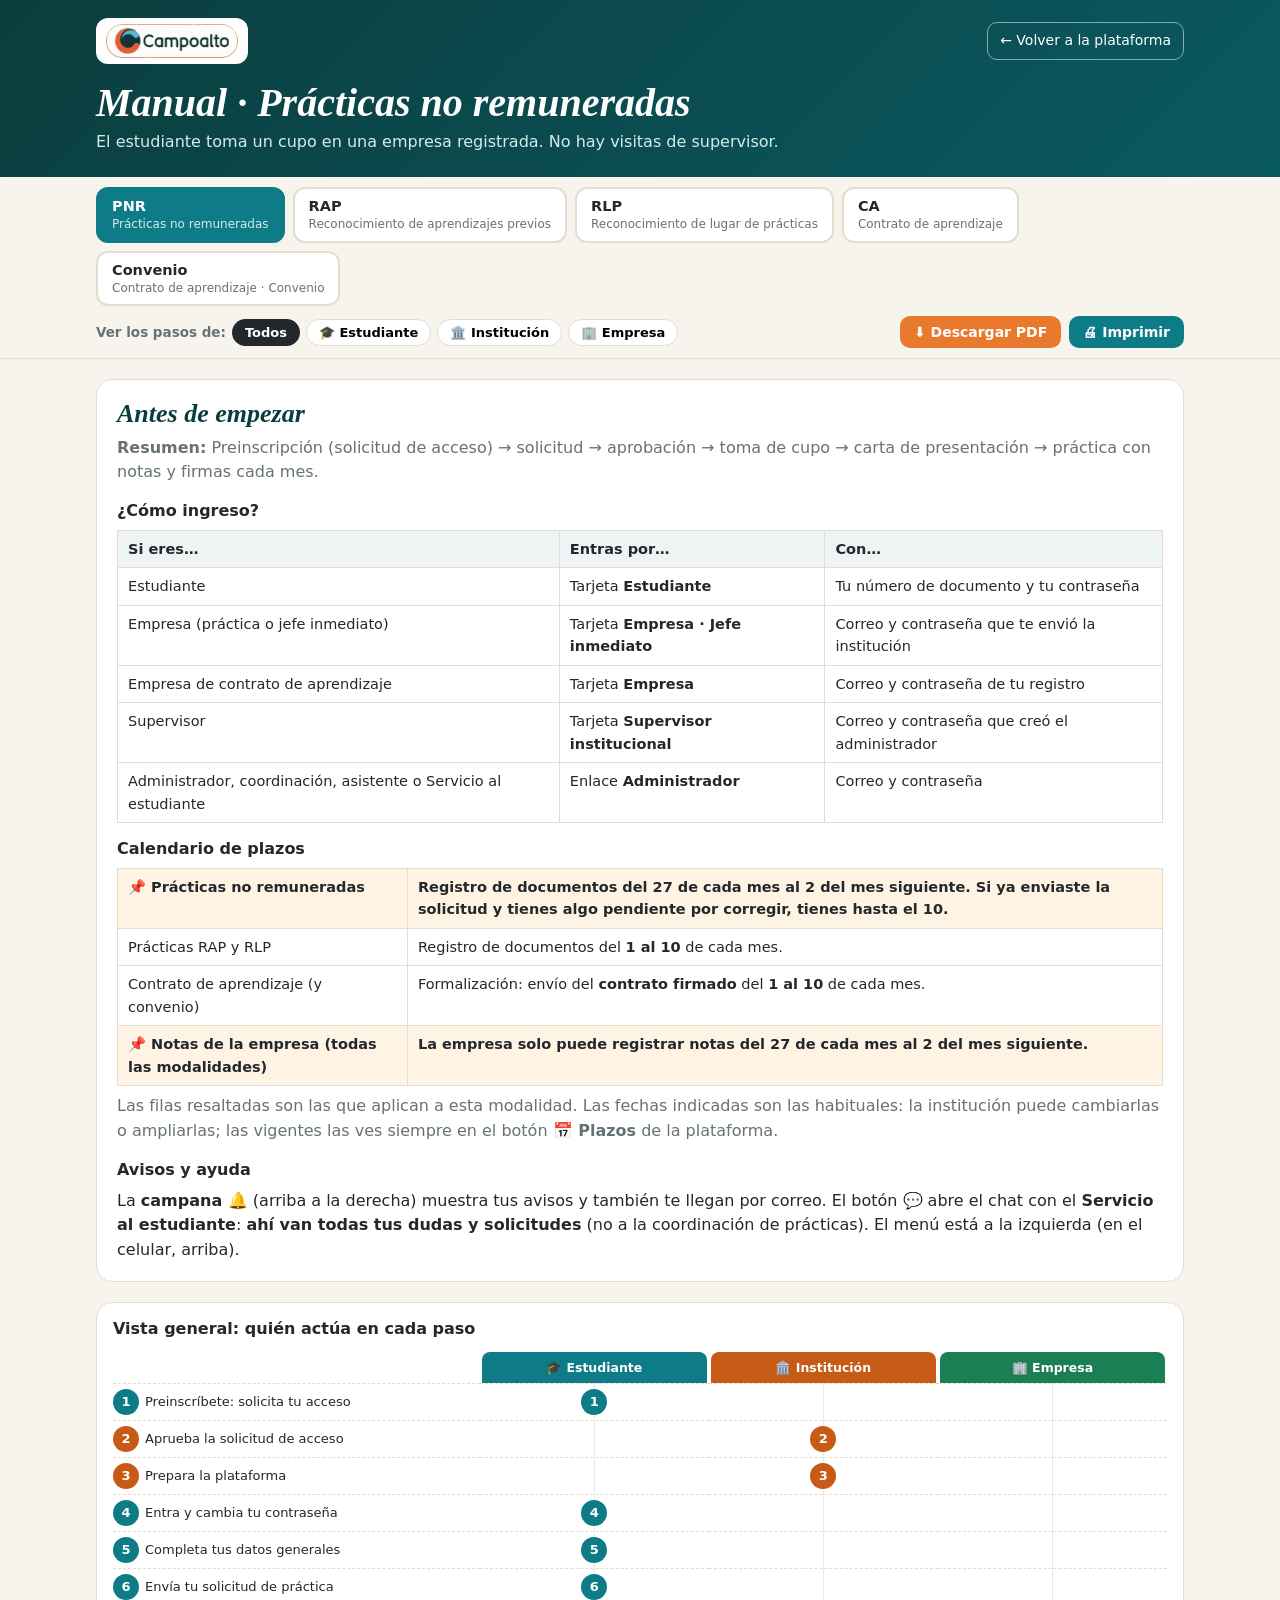
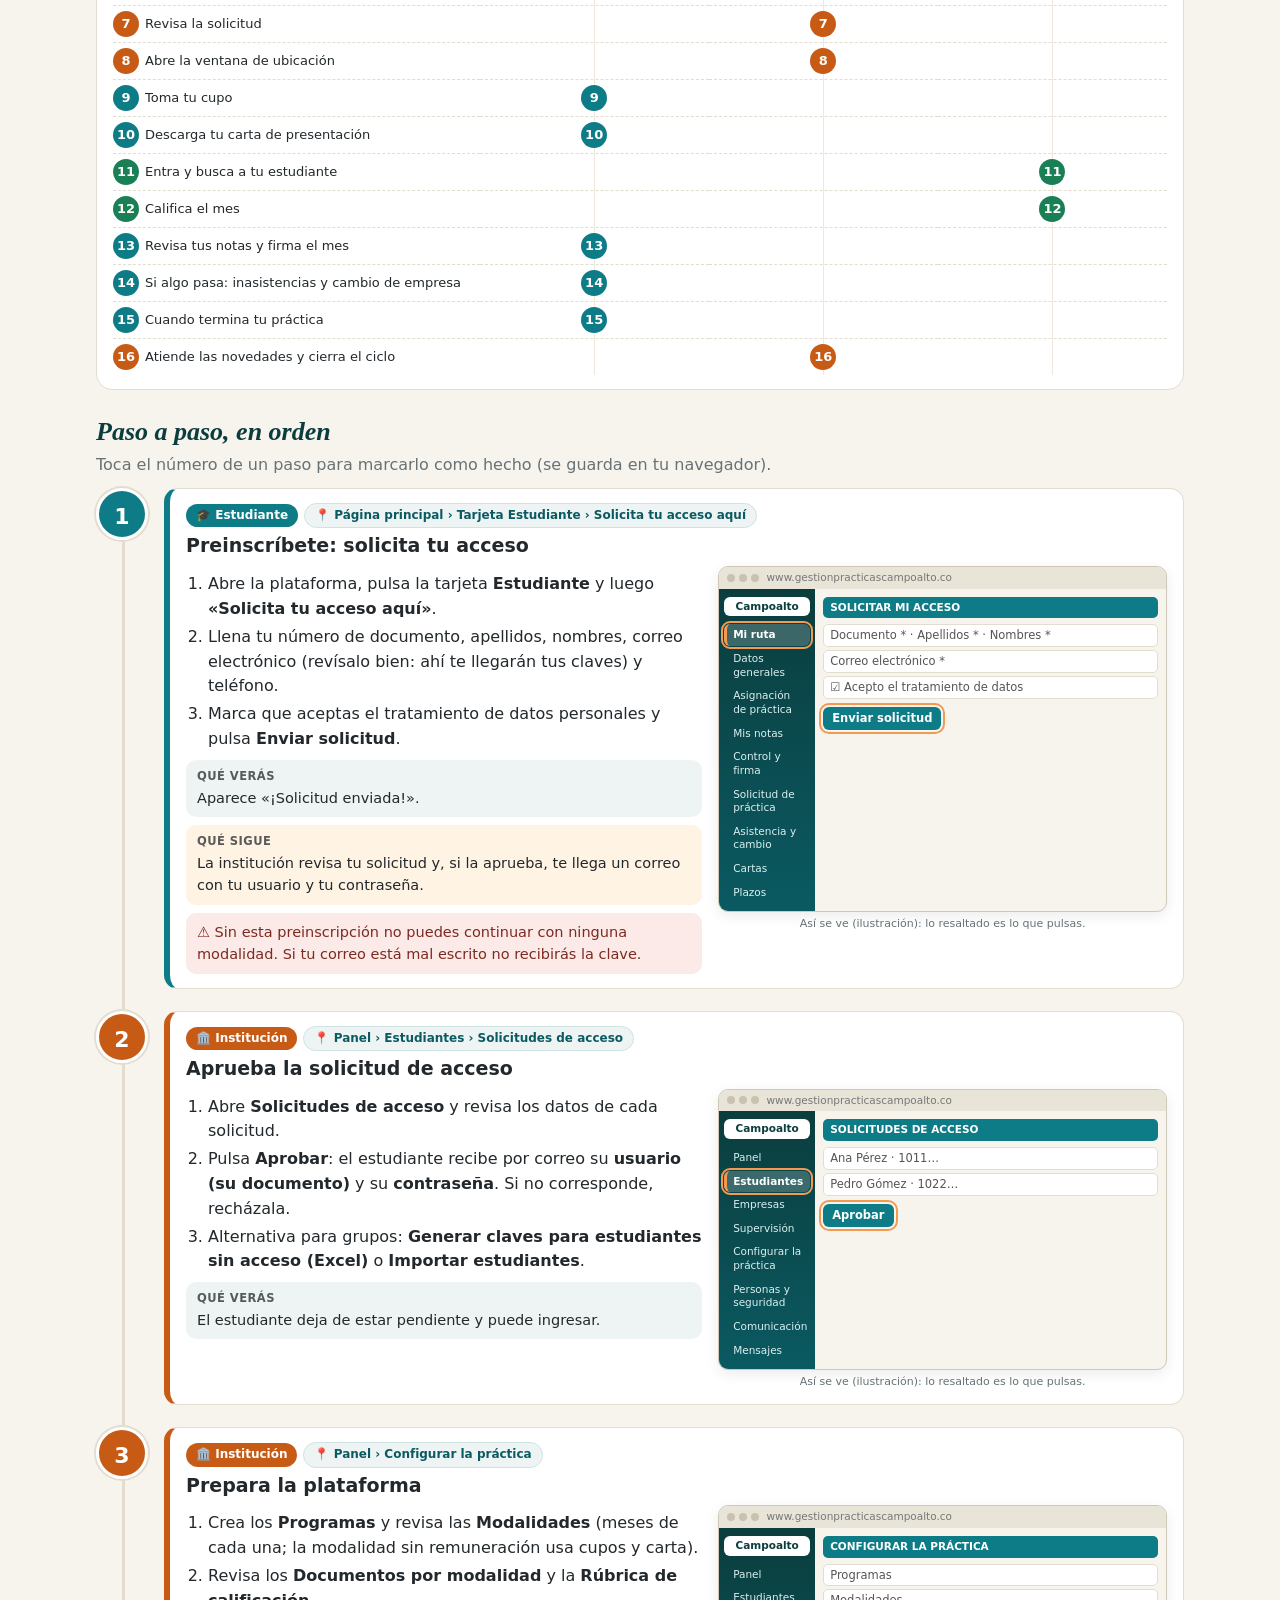
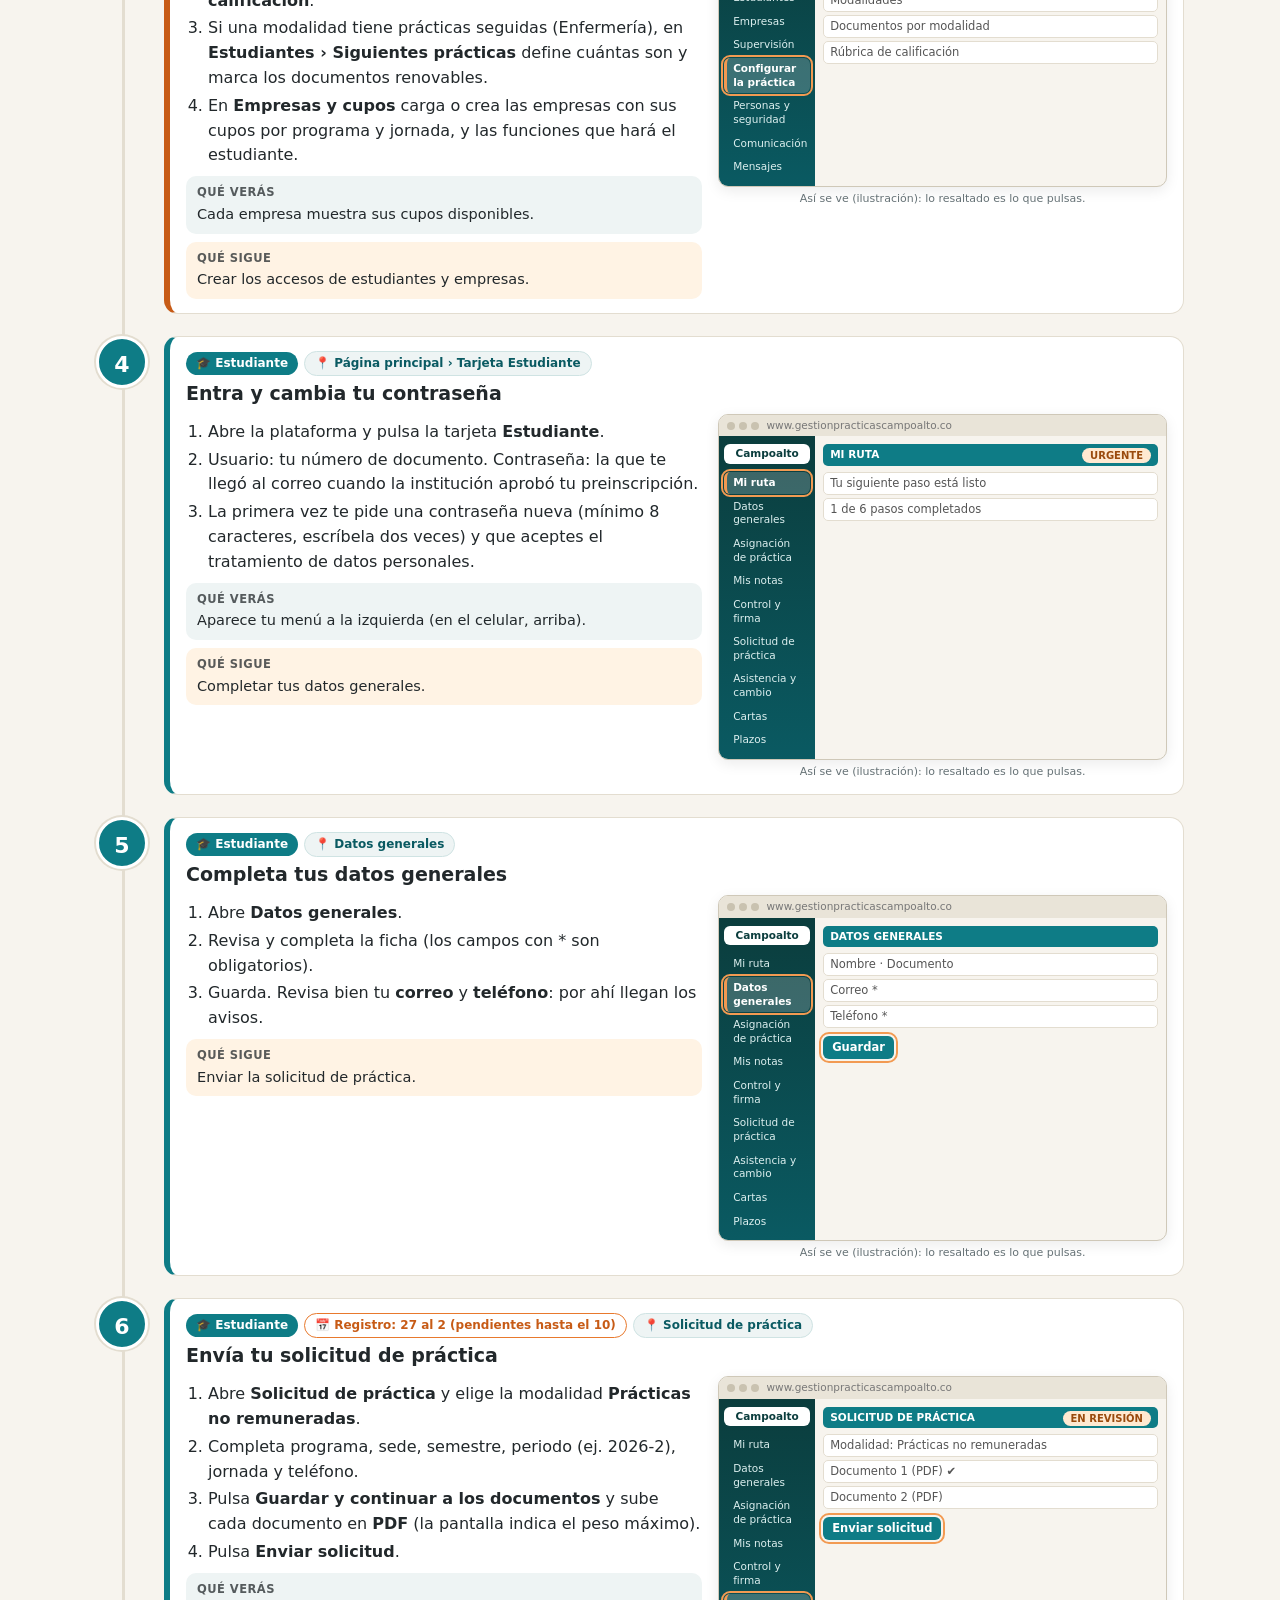
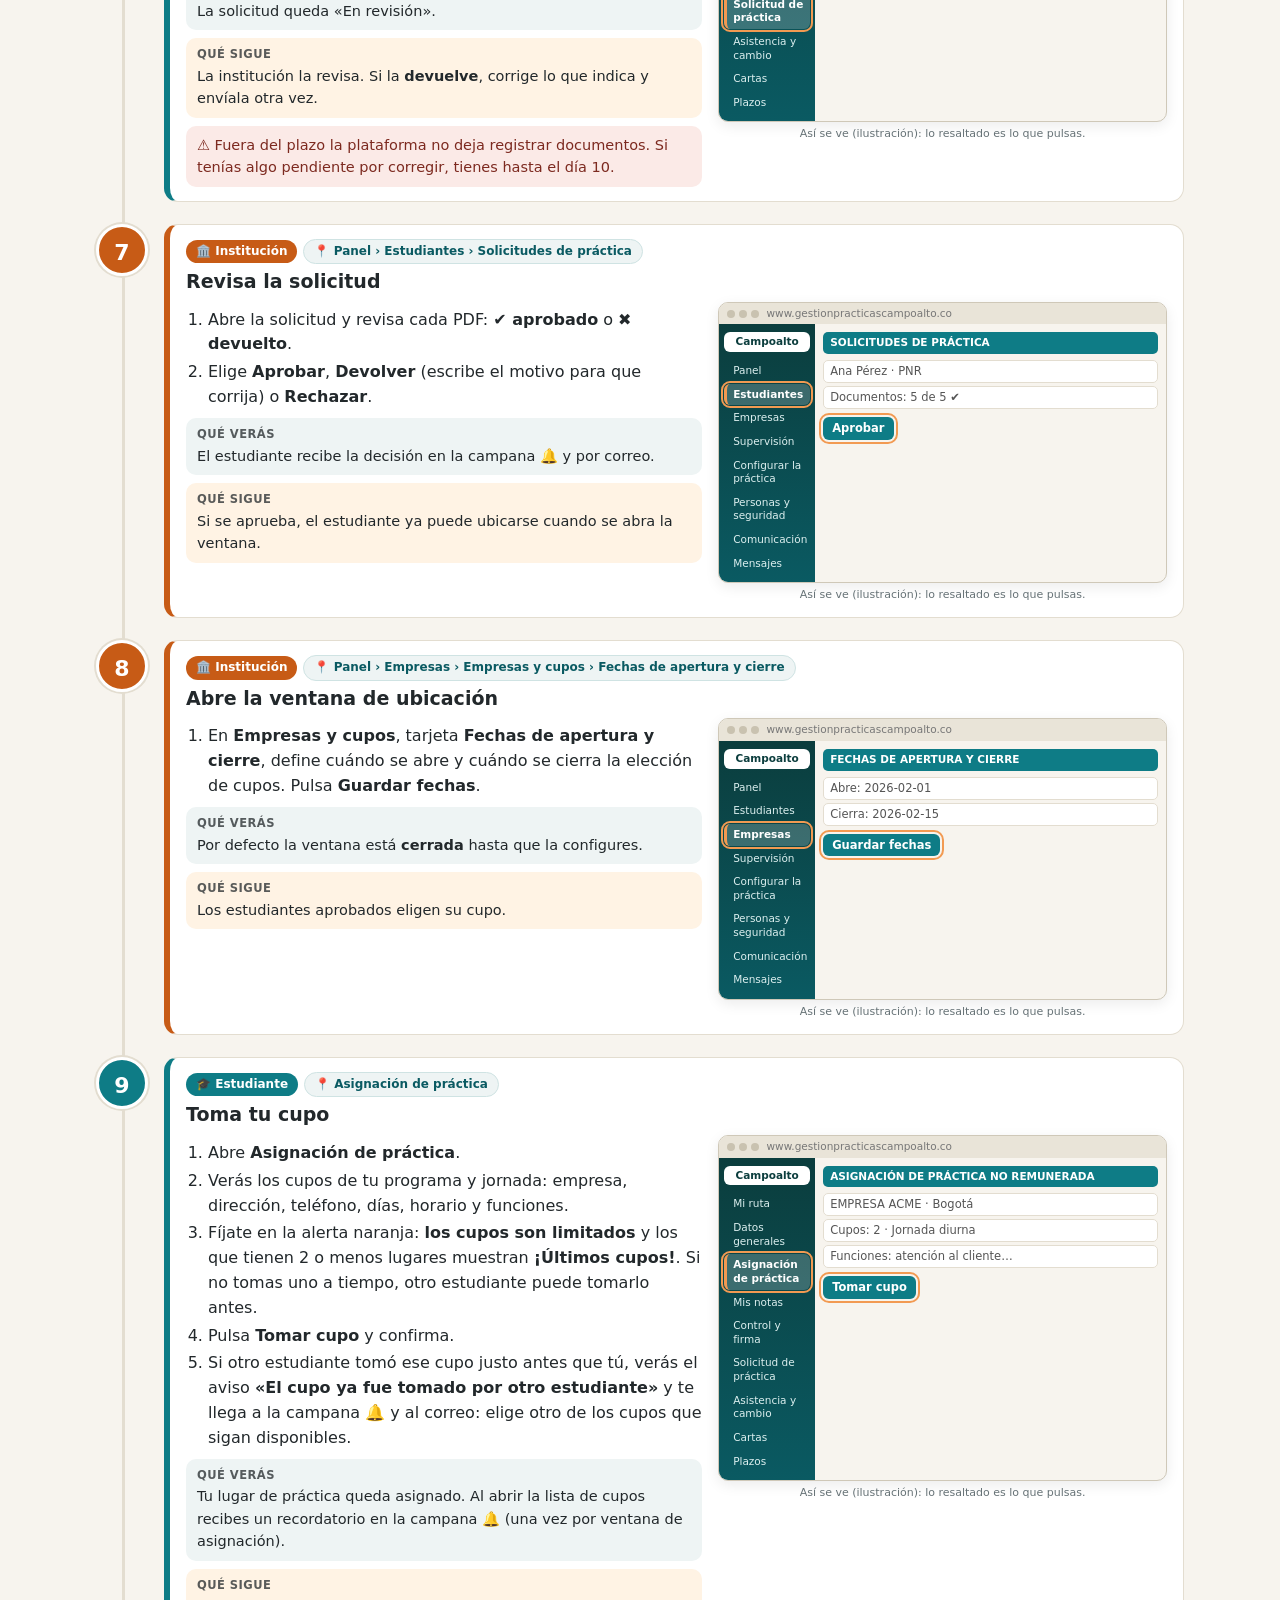
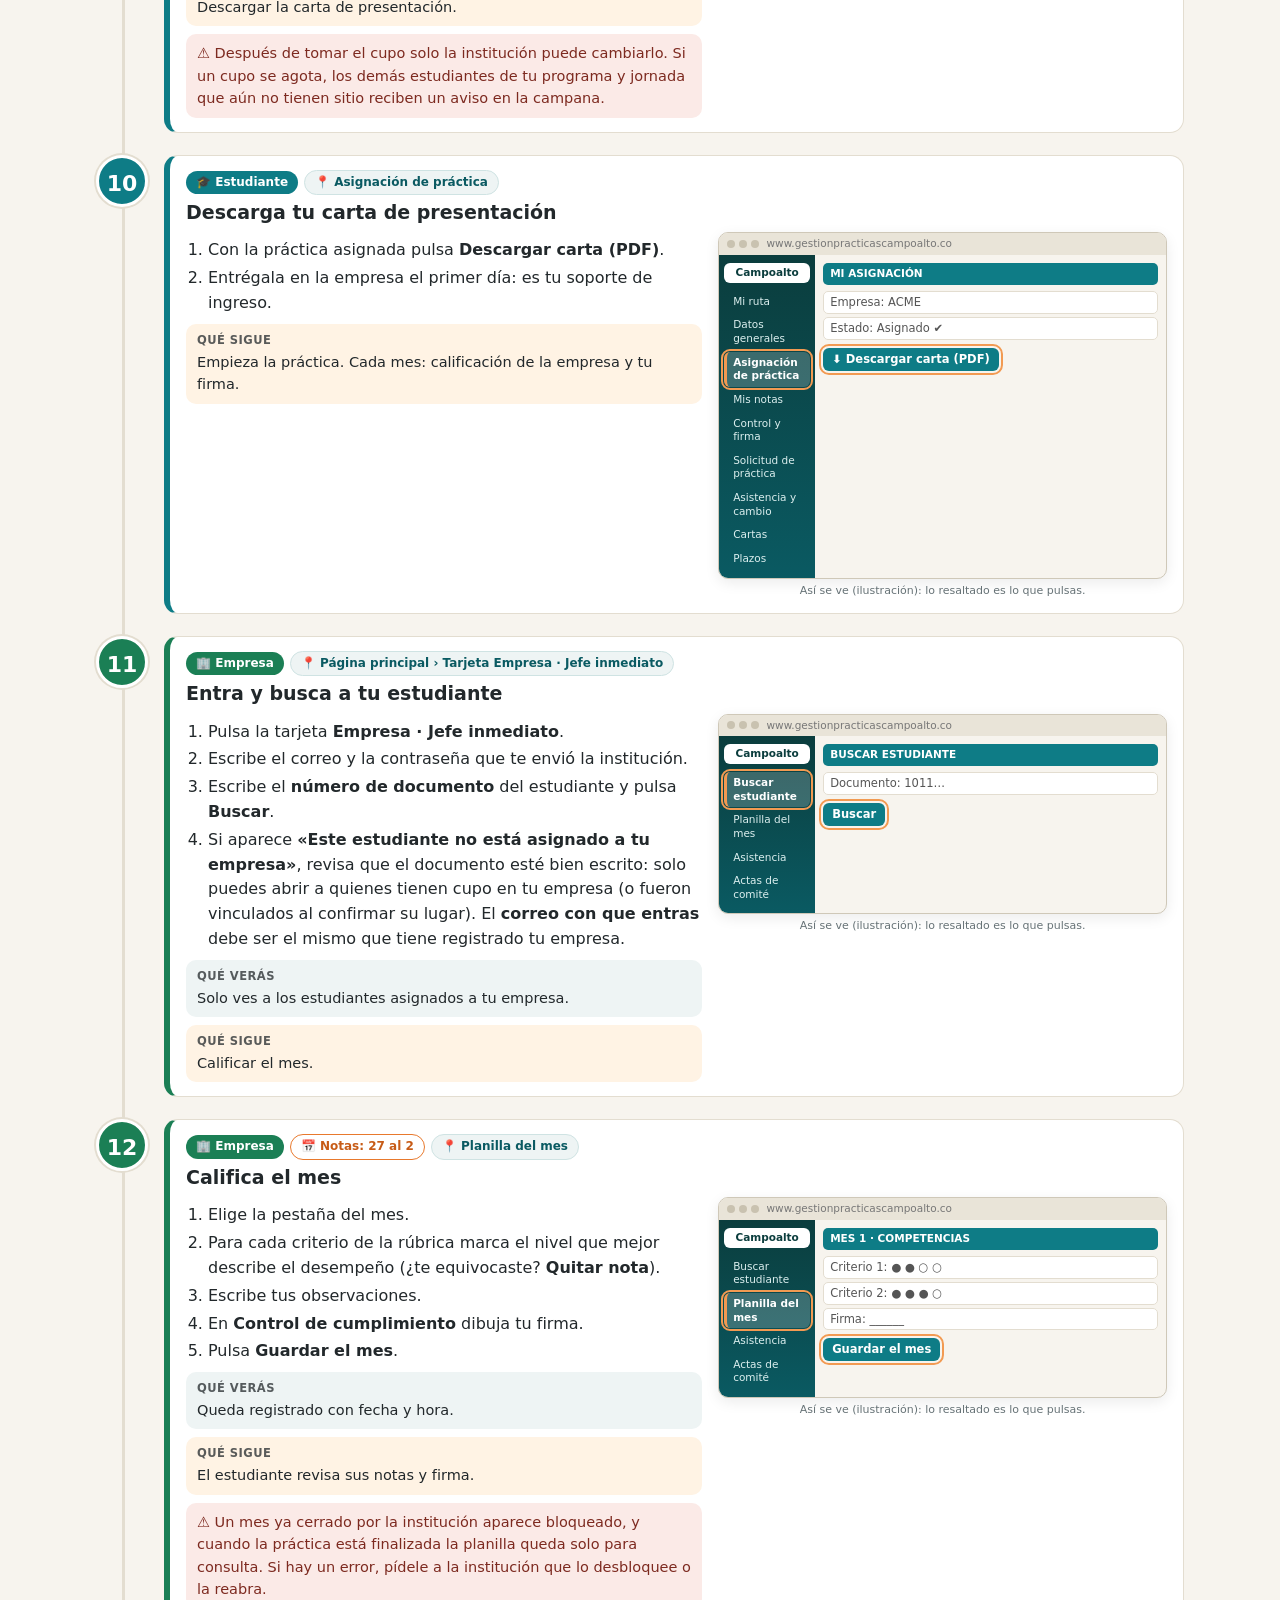
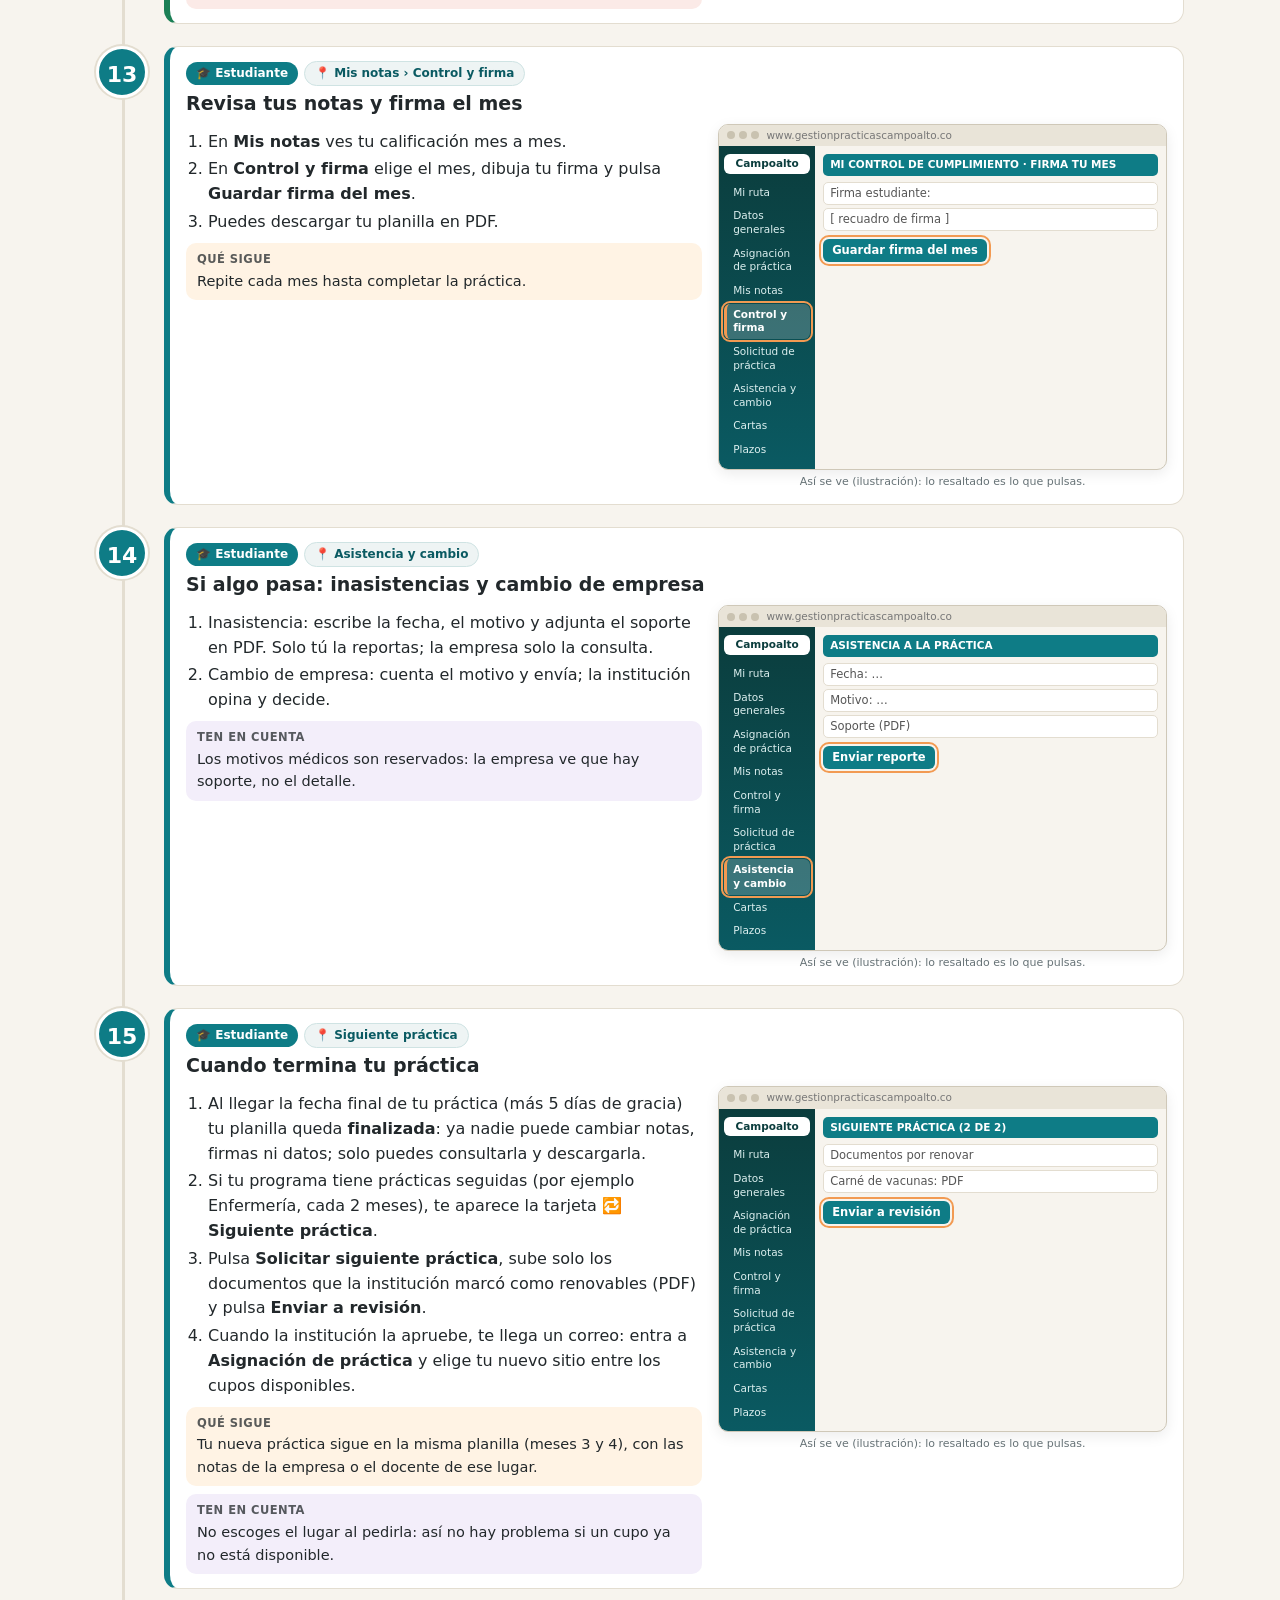
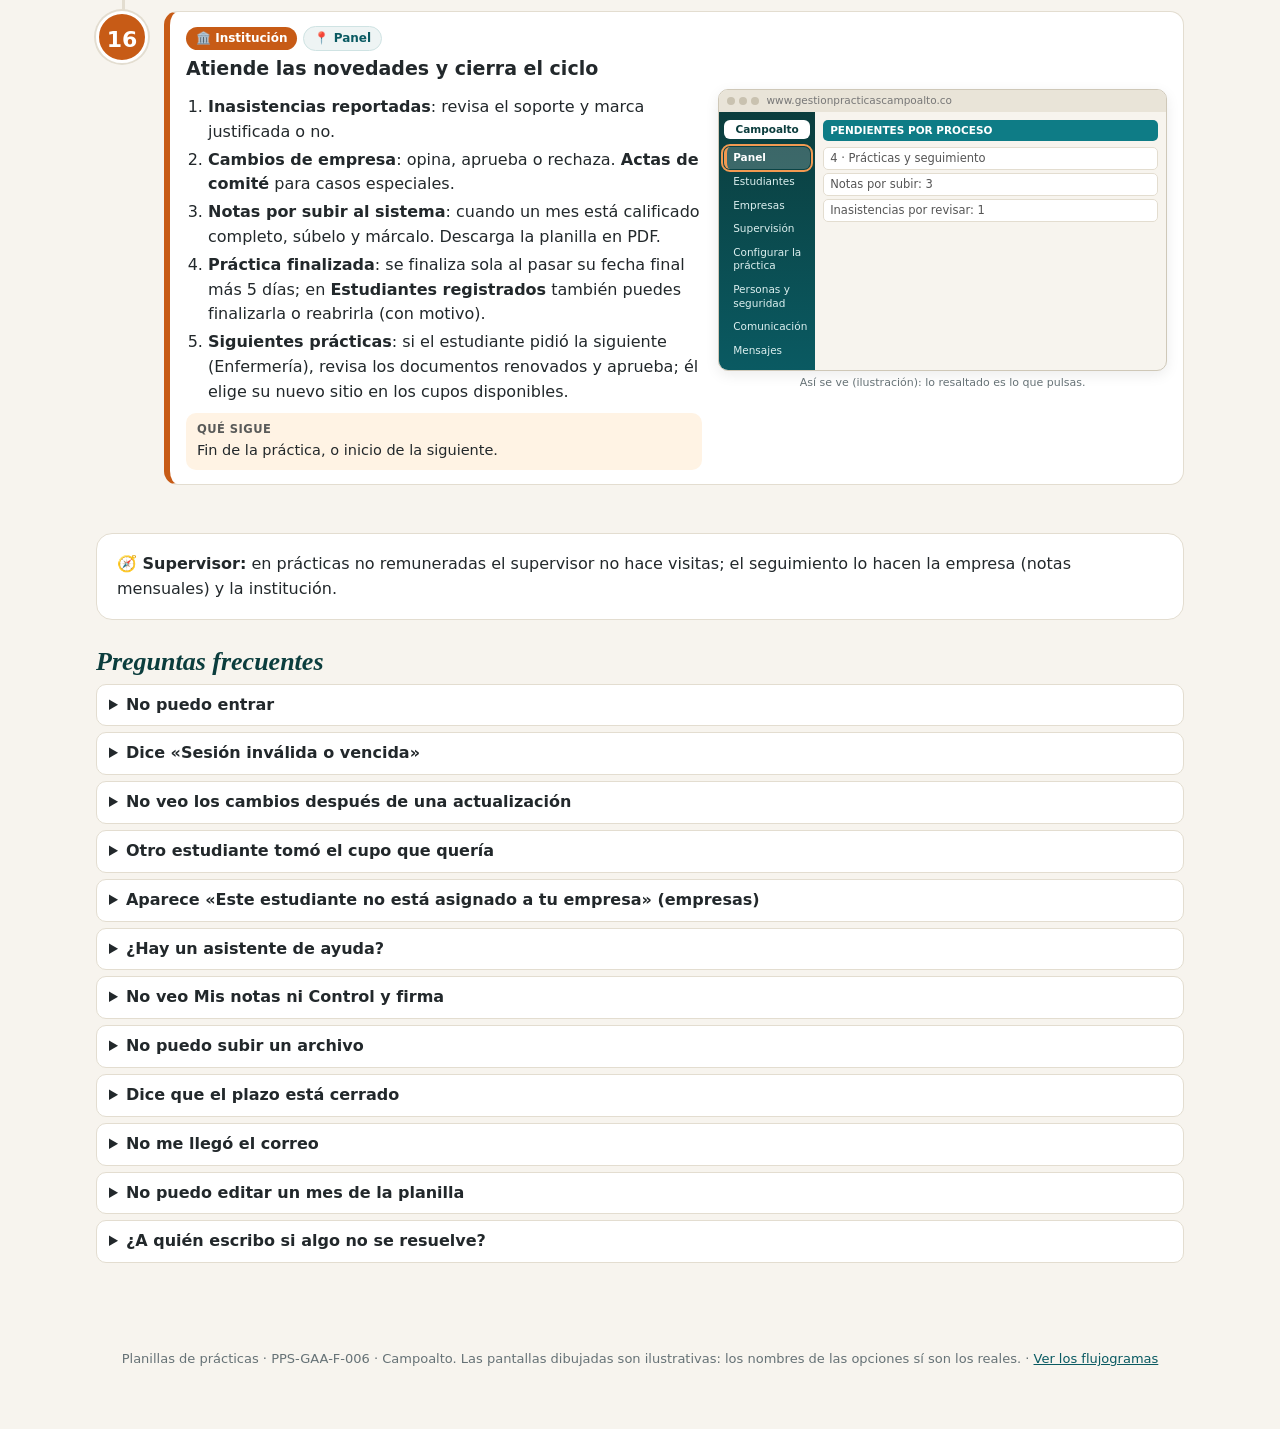
<file: manual.html>
<!doctype html>
<html lang="es">
<head>
<link rel="icon" type="image/png" sizes="32x32" href="img/favicon-32.png">
<link rel="icon" type="image/png" sizes="192x192" href="img/favicon-192.png">
<link rel="shortcut icon" href="favicon.ico">
<link rel="apple-touch-icon" href="img/apple-touch-icon.png">

<meta charset="utf-8">
<meta name="viewport" content="width=device-width,initial-scale=1">
<title>Manual paso a paso · Planillas de Prácticas Campoalto</title>
<meta name="robots" content="noindex">
<style>
:root{--teal:#0E7C86;--teal-d:#0A5A62;--deep:#0B3D3D;--orange:#E8792D;--orange-d:#C75B16;--ink:#22282B;--muted:#667276;--paper:#F7F4EE;--line:#E3DDD0;--card:#fff;
--c-est:#0E7C86;--c-ins:#C75B16;--c-emp:#1B7F55;--c-sup:#7A4EAB;--ok:#1B7F55;--danger:#B23A2E;}
*{box-sizing:border-box}
html{scroll-behavior:smooth}
body{margin:0;background:var(--paper);color:var(--ink);font:16px/1.55 'Inter',system-ui,-apple-system,'Segoe UI',Roboto,sans-serif;}
a{color:var(--teal-d)}
.wrap{max-width:1120px;margin:0 auto;padding:0 16px 60px}
header.top{background:linear-gradient(135deg,var(--deep),var(--teal-d));color:#fff;padding:18px 0 22px}
header.top .wrap{padding-bottom:0}
.brandrow{display:flex;align-items:center;gap:14px;flex-wrap:wrap}
.brandrow img{background:#fff;border-radius:12px;padding:6px 10px;height:46px}
.brandrow .back{margin-left:auto;color:#fff;border:1px solid rgba(255,255,255,.5);border-radius:10px;padding:7px 12px;text-decoration:none;font-size:14px}
h1{font:italic 700 clamp(26px,4.5vw,40px)/1.15 'Zilla Slab',Georgia,serif;margin:16px 0 4px}
header.top p{margin:0;color:#d6ecec;max-width:760px}
nav.mods{background:var(--paper);border-bottom:1px solid var(--line);padding:10px 0}
.modbtns{display:flex;gap:8px;flex-wrap:wrap}
.mb{border:2px solid var(--line);background:#fff;border-radius:12px;padding:9px 14px;font:600 14.5px/1.2 'Inter',system-ui,sans-serif;cursor:pointer;color:var(--ink);text-align:left}
.mb small{display:block;font-weight:400;color:var(--muted);font-size:12px;margin-top:2px}
.mb.on{border-color:var(--teal);background:var(--teal);color:#fff}.mb.on small{color:#d6ecec}
.filtros{display:flex;gap:6px;flex-wrap:wrap;align-items:center;margin-top:10px;font-size:13.5px}
.filtros b{color:var(--muted);font-weight:600}
.fb{border:1.5px solid var(--line);background:#fff;border-radius:999px;padding:5px 12px;cursor:pointer;font:600 13px/1.2 'Inter',system-ui,sans-serif}
.fb.on{color:#fff;border-color:transparent}
.fb[data-a=todos].on{background:var(--ink)}
.intro{background:#fff;border:1px solid var(--line);border-radius:16px;padding:18px 20px;margin:20px 0}
.intro h2,.sec h2{font:italic 700 26px/1.2 'Zilla Slab',Georgia,serif;margin:0 0 6px;color:var(--deep)}
.resumen{color:var(--muted);margin:0 0 6px}
/* carriles */
.lanes{background:#fff;border:1px solid var(--line);border-radius:16px;padding:14px 16px;margin:20px 0;overflow-x:auto}
.lanes h3{margin:0 0 10px;font-size:16px}
.lane-g{display:grid;grid-template-columns:minmax(190px,1.6fr) repeat(var(--cols),minmax(86px,1fr));gap:0;min-width:560px;font-size:13px}
.lane-g .h{font-weight:700;text-align:center;padding:6px 4px;color:#fff;border-radius:8px 8px 0 0;margin:0 2px;font-size:12.5px}
.lane-g .t{padding:5px 8px 5px 0;display:flex;align-items:center;gap:6px;border-top:1px dashed var(--line);cursor:pointer}
.lane-g .t:hover{color:var(--teal-d);text-decoration:underline}
.lane-g .c{border-top:1px dashed var(--line);display:flex;align-items:center;justify-content:center;background:repeating-linear-gradient(90deg,transparent 0 calc(50% - .5px),#eee8dc calc(50% - .5px) calc(50% + .5px),transparent calc(50% + .5px))}
.dot{width:26px;height:26px;border-radius:50%;color:#fff;font-weight:700;font-size:13px;line-height:26px;text-align:center;display:inline-block;flex:none}
.sec{margin:26px 0}
/* pasos */
.steps{position:relative;margin:10px 0 0;padding-left:0}
.step{display:grid;grid-template-columns:54px 1fr;gap:0 14px;position:relative;padding-bottom:22px}
.step::before{content:"";position:absolute;left:26px;top:52px;bottom:-2px;width:3px;background:var(--line)}
.step:last-child::before{display:none}
.num{width:52px;height:52px;border-radius:50%;color:#fff;font-weight:700;font-size:22px;line-height:52px;text-align:center;cursor:pointer;border:3px solid #fff;box-shadow:0 0 0 2px var(--line);user-select:none}
.step.hecho .num{background:var(--ok)!important}.step.hecho .num::after{content:"✔";font-size:22px}.step.hecho .num{font-size:0}
.card{background:#fff;border:1px solid var(--line);border-left:6px solid var(--ac);border-radius:14px;padding:14px 16px;break-inside:avoid}
.chips{display:flex;gap:6px;flex-wrap:wrap;align-items:center;margin-bottom:6px}
.chip{display:inline-block;border-radius:999px;padding:2px 10px;font-weight:700;font-size:12px;line-height:1.6;color:#fff;background:var(--ac)}
.chip.plz{background:#fff;color:var(--orange-d);border:1.5px solid var(--orange)}
.chip.menu{background:#EEF4F4;color:var(--teal-d);border:1px solid #cfe3e3;font-weight:600}
.card h3{margin:2px 0 8px;font-size:19px;line-height:1.25}
.cols{display:grid;grid-template-columns:1.15fr 1fr;gap:16px}
.card ol{margin:6px 0 8px;padding-left:22px}.card li{margin:3px 0}
.ves,.sigue,.nota,.warn{border-radius:10px;padding:8px 11px;margin:8px 0 0;font-size:14.5px}
.ves{background:#EEF4F4}.sigue{background:#FFF3E4}.nota{background:#F3EEFA}.warn{background:#FBEAE7;color:#7d2a20}
.ves>b:first-child,.sigue>b:first-child,.nota>b:first-child{display:block;font-size:11.5px;text-transform:uppercase;letter-spacing:.04em;margin-bottom:1px;opacity:.75}
/* maqueta de pantalla */
.mk{border:1px solid #cfc8b8;border-radius:10px;overflow:hidden;background:#F7F4EE;font-size:11.5px;line-height:1.3;box-shadow:0 4px 14px rgba(0,0,0,.08);align-self:start}
.mk .bar{background:#e9e4d8;padding:4px 8px;display:flex;gap:4px;align-items:center;color:#777;font-size:10.5px}
.mk .bar i{width:8px;height:8px;border-radius:50%;background:#c9c2b0;display:inline-block}
.mk .bd{display:grid;grid-template-columns:96px 1fr;min-height:150px}
.mk .sd{background:linear-gradient(180deg,#0B3D3D,#0A5A62);color:#dcefef;padding:8px 5px;display:flex;flex-direction:column;gap:2px}
.mk .sd .lg{background:#fff;color:#0B3D3D;font-weight:700;border-radius:6px;text-align:center;padding:3px;margin-bottom:6px;font-size:10.5px}
.mk .sd span{padding:4px 6px;border-radius:6px;border-left:3px solid transparent;font-size:10.5px}
.mk .sd span.on{background:rgba(255,255,255,.2);border-left-color:#F29A52;color:#fff;font-weight:700;outline:2px solid #F29A52;outline-offset:1px}
.mk .ct{padding:8px}
.mk .ct .sb{background:var(--teal);color:#fff;font-weight:700;border-radius:5px;padding:4px 7px;font-size:10.5px;text-transform:uppercase;margin-bottom:6px}
.mk .ct p{margin:3px 0;color:#4b5559}
.mk .ct .ln{background:#fff;border:1px solid #e3ddd0;border-radius:5px;padding:3px 6px;margin:3px 0;color:#555}
.mk .ct .bt{display:inline-block;background:var(--teal);color:#fff;border-radius:6px;padding:4px 9px;font-weight:700;margin-top:5px;outline:2px solid #F29A52;outline-offset:2px}
.mk .ct .bg{display:inline-block;border-radius:999px;padding:1px 8px;background:#FFE9D1;color:#9a4a0d;font-weight:700;margin-left:4px;font-size:10px}
.mk .ct .bg.g{background:#DDF3E8;color:#1B7F55}.mk .ct .bg.r{background:#FBE3DF;color:#B23A2E}
.cap{font-size:11px;color:var(--muted);margin:3px 2px 0;text-align:center}
/* bloques generales */
table.t{border-collapse:collapse;width:100%;font-size:14.5px;background:#fff}
table.t th,table.t td{border:1px solid var(--line);padding:7px 10px;text-align:left;vertical-align:top}
table.t th{background:#EEF4F4}
tr.mio td{background:#FFF3E4;font-weight:600}
details.fq{background:#fff;border:1px solid var(--line);border-radius:10px;padding:8px 12px;margin:6px 0}
details.fq summary{cursor:pointer;font-weight:600}
footer{color:var(--muted);font-size:13px;text-align:center;margin-top:30px}
.btnp{border:0;background:var(--orange);color:#fff;border-radius:10px;padding:9px 14px;font:700 14px/1 'Inter',system-ui,sans-serif;cursor:pointer}
.oculto{display:none!important}
.dim{opacity:.35}
.dim .mk{display:none}
@media (max-width:820px){table.t{display:block;overflow-x:auto}.modbtns{flex-wrap:nowrap;overflow-x:auto;padding-bottom:4px}.mb{flex:none}.mb small{display:none}.filtros{flex-wrap:nowrap;overflow-x:auto;padding-bottom:4px}.fb{flex:none}.cols{grid-template-columns:1fr}.step{grid-template-columns:40px 1fr;gap:0 10px}.num{width:38px;height:38px;font-size:17px;line-height:38px}.step::before{left:19px;top:40px}}
@media print{
 @page{size:A4;margin:12mm}
 body{background:#fff;font-size:12.5px}
 nav.mods,.fb,.btnp,.back,.noprint{display:none!important}
 header.top{background:#fff;color:#000;padding:0}header.top p{color:#444}.brandrow img{padding:0}
 .wrap{max-width:none;padding:0}
 .step{page-break-inside:avoid;break-inside:avoid}
 .card,.mk,.intro,.lanes{box-shadow:none}
 *{-webkit-print-color-adjust:exact;print-color-adjust:exact}
 .dim{opacity:1}.dim .mk{display:block}
 h1{font-size:26px}
 .cols{grid-template-columns:1.2fr 1fr!important;gap:12px}
 .step{grid-template-columns:44px 1fr!important;gap:0 10px;padding-bottom:12px}
 .num{width:40px!important;height:40px!important;font-size:18px!important;line-height:40px!important}
 .step::before{left:21px!important;top:42px!important}
 table.t{display:table!important}
 .card{padding:10px 12px}
 .card h3{font-size:16px}
 .mk{font-size:10px}
}
</style>
</head>
<body>
<header class="top"><div class="wrap">
 <div class="brandrow"><img src="[data-uri]" alt="Campoalto"><a class="back" href="index.html">← Volver a la plataforma</a></div>
 <h1 id="h1">Manual paso a paso</h1>
 <p id="sub">Elige la modalidad y sigue los pasos en orden. Cada paso dice quién actúa, dónde pulsar y qué sigue.</p>
</div></header>

<nav class="mods"><div class="wrap" style="padding-bottom:0">
 <div class="modbtns" id="modbtns" role="tablist" aria-label="Modalidad"></div>
 <div class="filtros" id="filtros"><b>Ver los pasos de:</b></div>
</div></nav>

<main class="wrap" id="main"></main>
<footer class="wrap">Planillas de prácticas · PPS-GAA-F-006 · Campoalto. Las pantallas dibujadas son ilustrativas: los nombres de las opciones sí son los reales. · <a href="flujogramas.html">Ver los flujogramas</a></footer>

<script>
/* ============================== DATOS ============================== */
const ACT = {
  est:{n:'Estudiante',c:'#0E7C86',i:'🎓'}, ins:{n:'Institución',c:'#C75B16',i:'🏛️'},
  emp:{n:'Empresa',c:'#1B7F55',i:'🏢'}, sup:{n:'Supervisor',c:'#7A4EAB',i:'🧭'}
};
const MENU = {
  est:['Mi ruta','Datos generales','Asignación de práctica','Mis notas','Control y firma','Solicitud de práctica','Asistencia y cambio','Cartas','Plazos'],
  estCA:['Mi ruta','Datos generales','Contrato de aprendizaje','Solicitud de práctica','Mis notas','Control y firma','Cartas','Plazos'],
  emp:['Buscar estudiante','Planilla del mes','Asistencia','Actas de comité'],
  empCA:['Mi ruta','Mis solicitudes','Candidatos','Procesos','Planillas de calificaciones','Cartas de convenio'],
  sup:['Estudiantes disponibles','Mis visitas asignadas','Visita 1','Visita 2','Concepto del lugar'],
  ins:['Panel','Estudiantes','Empresas','Supervisión','Configurar la práctica','Personas y seguridad','Comunicación','Mensajes']
};
const PLAZOS = [
  {k:'pnr',t:'Prácticas no remuneradas',d:'Registro de documentos del <b>27</b> de cada mes al <b>2</b> del mes siguiente. Si ya enviaste la solicitud y tienes algo pendiente por corregir, tienes hasta el <b>10</b>.'},
  {k:'raprlp',t:'Prácticas RAP y RLP',d:'Registro de documentos del <b>1 al 10</b> de cada mes.'},
  {k:'ca',t:'Contrato de aprendizaje (y convenio)',d:'Formalización: envío del <b>contrato firmado</b> del <b>1 al 10</b> de cada mes.'},
  {k:'notas',t:'Notas de la empresa (todas las modalidades)',d:'La empresa solo puede registrar notas del <b>27</b> de cada mes al <b>2</b> del mes siguiente.'}
];

/* Cada paso: a=actor, t=título, menu=ruta de menú, plazo, h=lista de acciones, ves, sigue, nota, warn, mk=maqueta */
const P = (a,t,o)=>Object.assign({a,t},o);
/* Paso 1 de TODAS las modalidades: preinscripción = solicitud de acceso */
const PRE_EST = {a:'est',t:'Preinscríbete: solicita tu acceso',menu:['Página principal','Tarjeta Estudiante','Solicita tu acceso aquí'],h:['Abre la plataforma, pulsa la tarjeta <b>Estudiante</b> y luego <b>«Solicita tu acceso aquí»</b>.','Llena tu número de documento, apellidos, nombres, correo electrónico (revísalo bien: ahí te llegarán tus claves) y teléfono.','Marca que aceptas el tratamiento de datos personales y pulsa <b>Enviar solicitud</b>.'],ves:'Aparece «¡Solicitud enviada!».',sigue:'La institución revisa tu solicitud y, si la aprueba, te llega un correo con tu usuario y tu contraseña.',warn:'Sin esta preinscripción no puedes continuar con ninguna modalidad. Si tu correo está mal escrito no recibirás la clave.',mk:{r:'est',act:'Mi ruta',t:'Solicitar mi acceso',l:['Documento * · Apellidos * · Nombres *','Correo electrónico *','☑ Acepto el tratamiento de datos'],b:'Enviar solicitud'}};
const PRE_INS = {a:'ins',t:'Aprueba la solicitud de acceso',menu:['Panel','Estudiantes','Solicitudes de acceso'],h:['Abre <b>Solicitudes de acceso</b> y revisa los datos de cada solicitud.','Pulsa <b>Aprobar</b>: el estudiante recibe por correo su <b>usuario (su documento)</b> y su <b>contraseña</b>. Si no corresponde, recházala.','Alternativa para grupos: <b>Generar claves para estudiantes sin acceso (Excel)</b> o <b>Importar estudiantes</b>.'],ves:'El estudiante deja de estar pendiente y puede ingresar.',mk:{r:'ins',act:'Estudiantes',t:'Solicitudes de acceso',l:['Ana Pérez · 1011…','Pedro Gómez · 1022…'],b:'Aprobar'}};

const MODS = {
 pnr:{
  nombre:'Prácticas no remuneradas', corto:'PNR', desc:'El estudiante toma un cupo en una empresa registrada. No hay visitas de supervisor.',
  resumen:'Preinscripción (solicitud de acceso) → solicitud → aprobación → toma de cupo → carta de presentación → práctica con notas y firmas cada mes.',
  plazos:['pnr','notas'], actores:['est','ins','emp'],
  pasos:[
   P('ins','Prepara la plataforma',{menu:['Panel','Configurar la práctica'],h:['Crea los <b>Programas</b> y revisa las <b>Modalidades</b> (meses de cada una; la modalidad sin remuneración usa cupos y carta).','Revisa los <b>Documentos por modalidad</b> y la <b>Rúbrica de calificación</b>.','Si una modalidad tiene prácticas seguidas (Enfermería), en <b>Estudiantes › Siguientes prácticas</b> define cuántas son y marca los documentos renovables.','En <b>Empresas y cupos</b> carga o crea las empresas con sus cupos por programa y jornada, y las funciones que hará el estudiante.'],ves:'Cada empresa muestra sus cupos disponibles.',sigue:'Crear los accesos de estudiantes y empresas.',mk:{r:'ins',act:'Configurar la práctica',t:'Configurar la práctica',l:['Programas','Modalidades','Documentos por modalidad','Rúbrica de calificación']}}),
   PRE_EST, PRE_INS,
   P('est','Entra y cambia tu contraseña',{menu:['Página principal','Tarjeta Estudiante'],h:['Abre la plataforma y pulsa la tarjeta <b>Estudiante</b>.','Usuario: tu número de documento. Contraseña: la que te llegó al correo cuando la institución aprobó tu preinscripción.','La primera vez te pide una contraseña nueva (mínimo 8 caracteres, escríbela dos veces) y que aceptes el tratamiento de datos personales.'],ves:'Aparece tu menú a la izquierda (en el celular, arriba).',sigue:'Completar tus datos generales.',mk:{r:'est',act:'Mi ruta',t:'Mi ruta',l:['Tu siguiente paso está listo','1 de 6 pasos completados'],chip:'Urgente'}}),
   P('est','Completa tus datos generales',{menu:['Datos generales'],h:['Abre <b>Datos generales</b>.','Revisa y completa la ficha (los campos con * son obligatorios).','Guarda. Revisa bien tu <b>correo</b> y <b>teléfono</b>: por ahí llegan los avisos.'],sigue:'Enviar la solicitud de práctica.',mk:{r:'est',act:'Datos generales',t:'Datos generales',l:['Nombre · Documento','Correo *','Teléfono *'],b:'Guardar'}}),
   P('est','Envía tu solicitud de práctica',{menu:['Solicitud de práctica'],plazo:'Registro: 27 al 2 (pendientes hasta el 10)',h:['Abre <b>Solicitud de práctica</b> y elige la modalidad <b>Prácticas no remuneradas</b>.','Completa programa, sede, semestre, periodo (ej. 2026-2), jornada y teléfono.','Pulsa <b>Guardar y continuar a los documentos</b> y sube cada documento en <b>PDF</b> (la pantalla indica el peso máximo).','Pulsa <b>Enviar solicitud</b>.'],ves:'La solicitud queda «En revisión».',sigue:'La institución la revisa. Si la <b>devuelve</b>, corrige lo que indica y envíala otra vez.',warn:'Fuera del plazo la plataforma no deja registrar documentos. Si tenías algo pendiente por corregir, tienes hasta el día 10.',mk:{r:'est',act:'Solicitud de práctica',t:'Solicitud de práctica',l:['Modalidad: Prácticas no remuneradas','Documento 1 (PDF) ✔','Documento 2 (PDF)'],b:'Enviar solicitud',chip:'En revisión'}}),
   P('ins','Revisa la solicitud',{menu:['Panel','Estudiantes','Solicitudes de práctica'],h:['Abre la solicitud y revisa cada PDF: <b>✔ aprobado</b> o <b>✖ devuelto</b>.','Elige <b>Aprobar</b>, <b>Devolver</b> (escribe el motivo para que corrija) o <b>Rechazar</b>.'],ves:'El estudiante recibe la decisión en la campana 🔔 y por correo.',sigue:'Si se aprueba, el estudiante ya puede ubicarse cuando se abra la ventana.',mk:{r:'ins',act:'Estudiantes',t:'Solicitudes de práctica',l:['Ana Pérez · PNR','Documentos: 5 de 5 ✔'],b:'Aprobar'}}),
   P('ins','Abre la ventana de ubicación',{menu:['Panel','Empresas','Empresas y cupos','Fechas de apertura y cierre'],h:['En <b>Empresas y cupos</b>, tarjeta <b>Fechas de apertura y cierre</b>, define cuándo se abre y cuándo se cierra la elección de cupos. Pulsa <b>Guardar fechas</b>.'],ves:'Por defecto la ventana está <b>cerrada</b> hasta que la configures.',sigue:'Los estudiantes aprobados eligen su cupo.',mk:{r:'ins',act:'Empresas',t:'Fechas de apertura y cierre',l:['Abre: 2026-02-01','Cierra: 2026-02-15'],b:'Guardar fechas'}}),
   P('est','Toma tu cupo',{menu:['Asignación de práctica'],h:['Abre <b>Asignación de práctica</b>.','Verás los cupos de tu programa y jornada: empresa, dirección, teléfono, días, horario y funciones.','Fíjate en la alerta naranja: <b>los cupos son limitados</b> y los que tienen 2 o menos lugares muestran <b>¡Últimos cupos!</b>. Si no tomas uno a tiempo, otro estudiante puede tomarlo antes.','Pulsa <b>Tomar cupo</b> y confirma.','Si otro estudiante tomó ese cupo justo antes que tú, verás el aviso <b>«El cupo ya fue tomado por otro estudiante»</b> y te llega a la campana 🔔 y al correo: elige otro de los cupos que sigan disponibles.'],ves:'Tu lugar de práctica queda asignado. Al abrir la lista de cupos recibes un recordatorio en la campana 🔔 (una vez por ventana de asignación).',sigue:'Descargar la carta de presentación.',warn:'Después de tomar el cupo solo la institución puede cambiarlo. Si un cupo se agota, los demás estudiantes de tu programa y jornada que aún no tienen sitio reciben un aviso en la campana.',mk:{r:'est',act:'Asignación de práctica',t:'Asignación de práctica no remunerada',l:['EMPRESA ACME · Bogotá','Cupos: 2 · Jornada diurna','Funciones: atención al cliente…'],b:'Tomar cupo'}}),
   P('est','Descarga tu carta de presentación',{menu:['Asignación de práctica'],h:['Con la práctica asignada pulsa <b>Descargar carta (PDF)</b>.','Entrégala en la empresa el primer día: es tu soporte de ingreso.'],sigue:'Empieza la práctica. Cada mes: calificación de la empresa y tu firma.',mk:{r:'est',act:'Asignación de práctica',t:'Mi asignación',l:['Empresa: ACME','Estado: Asignado ✔'],b:'⬇ Descargar carta (PDF)'}}),
   P('emp','Entra y busca a tu estudiante',{menu:['Página principal','Tarjeta Empresa · Jefe inmediato'],h:['Pulsa la tarjeta <b>Empresa · Jefe inmediato</b>.','Escribe el correo y la contraseña que te envió la institución.','Escribe el <b>número de documento</b> del estudiante y pulsa <b>Buscar</b>.','Si aparece <b>«Este estudiante no está asignado a tu empresa»</b>, revisa que el documento esté bien escrito: solo puedes abrir a quienes tienen cupo en tu empresa (o fueron vinculados al confirmar su lugar). El <b>correo con que entras</b> debe ser el mismo que tiene registrado tu empresa.'],ves:'Solo ves a los estudiantes asignados a tu empresa.',sigue:'Calificar el mes.',mk:{r:'emp',act:'Buscar estudiante',t:'Buscar estudiante',l:['Documento: 1011…'],b:'Buscar'}}),
   P('emp','Califica el mes',{menu:['Planilla del mes'],plazo:'Notas: 27 al 2',h:['Elige la pestaña del mes.','Para cada criterio de la rúbrica marca el nivel que mejor describe el desempeño (¿te equivocaste? <b>Quitar nota</b>).','Escribe tus observaciones.','En <b>Control de cumplimiento</b> dibuja tu firma.','Pulsa <b>Guardar el mes</b>.'],ves:'Queda registrado con fecha y hora.',sigue:'El estudiante revisa sus notas y firma.',warn:'Un mes ya cerrado por la institución aparece bloqueado, y cuando la práctica está finalizada la planilla queda solo para consulta. Si hay un error, pídele a la institución que lo desbloquee o la reabra.',mk:{r:'emp',act:'Planilla del mes',t:'Mes 1 · Competencias',l:['Criterio 1: ● ● ○ ○','Criterio 2: ● ● ● ○','Firma: ______'],b:'Guardar el mes'}}),
   P('est','Revisa tus notas y firma el mes',{menu:['Mis notas','Control y firma'],h:['En <b>Mis notas</b> ves tu calificación mes a mes.','En <b>Control y firma</b> elige el mes, dibuja tu firma y pulsa <b>Guardar firma del mes</b>.','Puedes descargar tu planilla en PDF.'],sigue:'Repite cada mes hasta completar la práctica.',mk:{r:'est',act:'Control y firma',t:'Mi control de cumplimiento · firma tu mes',l:['Firma estudiante:','[ recuadro de firma ]'],b:'Guardar firma del mes'}}),
   P('est','Si algo pasa: inasistencias y cambio de empresa',{menu:['Asistencia y cambio'],h:['Inasistencia: escribe la fecha, el motivo y adjunta el soporte en PDF. Solo tú la reportas; la empresa solo la consulta.','Cambio de empresa: cuenta el motivo y envía; la institución opina y decide.'],nota:'Los motivos médicos son reservados: la empresa ve que hay soporte, no el detalle.',mk:{r:'est',act:'Asistencia y cambio',t:'Asistencia a la práctica',l:['Fecha: …','Motivo: …','Soporte (PDF)'],b:'Enviar reporte'}}),
   P('est','Cuando termina tu práctica',{menu:['Siguiente práctica'],h:['Al llegar la fecha final de tu práctica (más 5 días de gracia) tu planilla queda <b>finalizada</b>: ya nadie puede cambiar notas, firmas ni datos; solo puedes consultarla y descargarla.','Si tu programa tiene prácticas seguidas (por ejemplo Enfermería, cada 2 meses), te aparece la tarjeta <b>🔁 Siguiente práctica</b>.','Pulsa <b>Solicitar siguiente práctica</b>, sube solo los documentos que la institución marcó como renovables (PDF) y pulsa <b>Enviar a revisión</b>.','Cuando la institución la apruebe, te llega un correo: entra a <b>Asignación de práctica</b> y elige tu nuevo sitio entre los cupos disponibles.'],sigue:'Tu nueva práctica sigue en la misma planilla (meses 3 y 4), con las notas de la empresa o el docente de ese lugar.',nota:'No escoges el lugar al pedirla: así no hay problema si un cupo ya no está disponible.',mk:{r:'est',act:'Siguiente práctica',t:'Siguiente práctica (2 de 2)',l:['Documentos por renovar','Carné de vacunas: PDF'],b:'Enviar a revisión'}}),
   P('ins','Atiende las novedades y cierra el ciclo',{menu:['Panel'],h:['<b>Inasistencias reportadas</b>: revisa el soporte y marca justificada o no.','<b>Cambios de empresa</b>: opina, aprueba o rechaza. <b>Actas de comité</b> para casos especiales.','<b>Notas por subir al sistema</b>: cuando un mes está calificado completo, súbelo y márcalo. Descarga la planilla en PDF.','<b>Práctica finalizada</b>: se finaliza sola al pasar su fecha final más 5 días; en <b>Estudiantes registrados</b> también puedes finalizarla o reabrirla (con motivo).','<b>Siguientes prácticas</b>: si el estudiante pidió la siguiente (Enfermería), revisa los documentos renovados y aprueba; él elige su nuevo sitio en los cupos disponibles.'],sigue:'Fin de la práctica, o inicio de la siguiente.',mk:{r:'ins',act:'Panel',t:'Pendientes por proceso',l:['4 · Prácticas y seguimiento','Notas por subir: 3','Inasistencias por revisar: 1']}})
  ]},
 rlp:null, rap:null, ca:null, conv:null
};
/* RLP y RAP comparten la ruta de supervisión */
function rutaApoyo(tipo){
  const RLP = tipo==='rlp';
  const solicitud = RLP
    ? ['Elige la modalidad <b>RLP · Reconocimiento de lugar de prácticas</b>.','Escribe el <b>lugar que tú conseguiste</b>: nombre de la empresa, dirección, persona de contacto, correo y teléfono.','Sube los documentos en PDF, incluida la <b>carta de aceptación</b> de la empresa.']
    : ['Elige la modalidad <b>RAP · Reconocimiento de aprendizajes previos</b>.','Describe la <b>experiencia previa</b> que quieres que te reconozcan: entidad, cargo y tiempo.','Sube los documentos en PDF (certificaciones laborales y los demás que pida la lista).'];
  const pasos = [
   P('ins','Prepara la modalidad',{menu:['Panel','Configurar la práctica','Personas y seguridad'],h:['Revisa los <b>Documentos por modalidad</b> de '+(RLP?'RLP':'RAP')+' (nombre, obligatorio y peso máximo).','Crea el <b>Supervisor general</b> y los <b>supervisores</b> (Usuarios de supervisores) y activa los permisos de cada rol.','Crea los accesos de los estudiantes (Solicitudes de acceso o claves por Excel).'],sigue:'El estudiante entra y envía su solicitud.',mk:{r:'ins',act:'Personas y seguridad',t:'Roles y permisos',l:['Supervisor general ✔','Asistente ✔','Supervisor ✔']}}),
   P('est','Entra y completa tus datos',{menu:['Tarjeta Estudiante','Datos generales'],h:['Usuario: tu documento. Contraseña: la que recibiste; la primera vez debes cambiarla.','Completa y guarda tus <b>Datos generales</b> (correo y teléfono correctos).'],mk:{r:'est',act:'Datos generales',t:'Datos generales',l:['Correo *','Teléfono *'],b:'Guardar'}}),
   P('est','Envía tu solicitud de práctica',{menu:['Solicitud de práctica'],plazo:'Registro: 1 al 10',h:solicitud.concat(['Pulsa <b>Enviar solicitud</b>.']),ves:'La solicitud queda «En revisión».',sigue:'La institución la revisa; si la devuelve, corrige y vuelve a enviarla.',warn:'Los documentos solo se pueden registrar del día 1 al 10 de cada mes.',mk:{r:'est',act:'Solicitud de práctica',t:'Solicitud de práctica',l:['Modalidad: '+(RLP?'RLP':'RAP'),RLP?'Lugar: nombre, dirección, contacto':'Experiencia: entidad, cargo, tiempo','Documentos (PDF)'],b:'Enviar solicitud',chip:'En revisión'}}),
   P('ins','Revisa y aprueba la solicitud',{menu:['Panel','Estudiantes','Solicitudes de práctica'],h:['Revisa cada PDF (✔ / ✖) y decide: <b>Aprobar</b>, <b>Devolver</b> con motivo o <b>Rechazar</b>.','Al aprobar, el lugar queda <b>esperando visita</b> y el Supervisor general recibe el aviso.'],ves:'El estudiante recibe la decisión por la campana 🔔 y por correo.',mk:{r:'ins',act:'Estudiantes',t:'Solicitudes de práctica',l:['Ana Pérez · '+(RLP?'RLP':'RAP')],b:'Aprobar'}}),
   P('ins','Asigna la visita (o deja que el supervisor la tome)',{menu:['Panel','Supervisión','Visitas por asignar'],h:['El <b>Supervisor general</b> abre <b>Visitas por asignar</b> y asigna cada estudiante a un supervisor.','También puede dejar que cada supervisor tome a sus estudiantes desde su perfil (paso siguiente).','Mientras un estudiante tenga supervisor, <b>solo ese supervisor</b> puede abrirlo o guardarle información.'],mk:{r:'ins',act:'Supervisión',t:'Visitas por asignar',l:['Ana Pérez · esperando supervisor'],b:'Asignar'}}),
   P('sup','Toma al estudiante y acuerda la fecha',{menu:['Tarjeta Supervisor','Estudiantes disponibles'],h:['Entra con el correo y la contraseña que creó el administrador.','En <b>Estudiantes disponibles</b> busca por nombre o documento y pulsa <b>Tomar</b>.','Elige <b>Visita 1</b>, escribe la fecha (y la hora) que acordaste con el estudiante y pulsa <b>Tomar y programar</b>.'],ves:'Aparece «Correo enviado al estudiante». Si dice «Quedó en cola», avísale tú por otro medio.',warn:'Primero ponte de acuerdo con el estudiante; después registra la fecha.',mk:{r:'sup',act:'Estudiantes disponibles',t:'Estudiantes disponibles',l:['Ana Pérez · esperando supervisor'],b:'Tomar y programar'}}),
   P('est','Recibe la fecha de la visita',{menu:['Correo','Campana 🔔'],h:['Revisa tu correo (también el spam) y la campana: ahí está la fecha, la hora y los datos del supervisor.','Si la fecha no te sirve, hablen entre ustedes para cambiarla; el supervisor la reprograma.'],nota:'El estudiante no registra la fecha: la registra el supervisor.',mk:{r:'est',act:'Mi ruta',t:'Avisos 🔔',l:['Visita 1 programada','Martes 10:00 · Supervisor: …']}}),
   P('sup','Visita 1 y concepto sobre el lugar',{menu:['Mis visitas asignadas','Visita 1','Concepto del lugar'],h:['Abre al estudiante y llena el acta: fecha, modalidad (presencial o virtual), sitio, área, jefe inmediato, funciones, observaciones y compromisos.','Recoge las <b>tres firmas</b> dibujadas: jefe inmediato, estudiante y supervisor. Pulsa <b>Guardar visita 1</b> (queda bloqueada).','Registra tu <b>concepto</b> sobre el lugar: <b>apto</b>, <b>apto con condiciones</b> o <b>no apto</b> (con motivo).'],sigue:'Según el concepto, ver el paso siguiente.',mk:{r:'sup',act:'Visita 1',t:'Visita 1',l:['Sitio · Área · Jefe inmediato','Firmas: jefe · estudiante · supervisor','Concepto: ● Apto'],b:'Guardar visita 1'}}),
   P('ins','Según el concepto: crea el acceso de la empresa o devuelve',{menu:['Panel','Empresas','Empresas por confirmar'],h:['<b>APTO</b>: revisa y corrige los datos del lugar y pulsa <b>Confirmar y crear acceso</b>. Se crea el usuario de la empresa (solo ve a este estudiante) y se envía el correo con usuario y contraseña.','<b>NO APTO</b>: el estudiante recibe el motivo por correo, su solicitud se reabre para que cambie el lugar y suba una nueva carta de aceptación. Se cancela la visita y se repite desde la aprobación.'],warn:'La empresa nunca recibe acceso antes de que el supervisor diga «apto».',mk:{r:'ins',act:'Empresas',t:'Empresas por confirmar',l:['ACME · lugar de Ana Pérez','Concepto: apto ✔'],b:'Confirmar y crear acceso'}}),
   P('emp','Entra y califica cada mes',{menu:['Tarjeta Empresa · Jefe inmediato','Planilla del mes'],plazo:'Notas: 27 al 2',h:['Entra con el correo y la contraseña que te envió la institución y busca al estudiante por su documento.','Marca el nivel de cada criterio de la rúbrica, escribe observaciones, firma y pulsa <b>Guardar el mes</b>.'],mk:{r:'emp',act:'Planilla del mes',t:'Mes 1 · Competencias',l:['Criterio 1: ● ● ○ ○','Firma: ______'],b:'Guardar el mes'}}),
   P('est','Revisa tus notas y firma cada mes',{menu:['Mis notas','Control y firma'],h:['Consulta <b>Mis notas</b>.','En <b>Control y firma</b> dibuja tu firma y pulsa <b>Guardar firma del mes</b>.'],mk:{r:'est',act:'Control y firma',t:'Control y firma',l:['[ recuadro de firma ]'],b:'Guardar firma del mes'}}),
   P('sup','Visita 2 y cierre del seguimiento',{menu:['Mis visitas asignadas','Visita 2'],h:['Llena los mismos datos y responde las <b>preguntas de cierre</b> (si el lugar es el indicado para el programa, si recibió apoyo del jefe, si sus funciones cubren las necesidades del servicio).','Recoge las firmas, pulsa <b>Guardar visita 2</b> y, si lo necesitas, <b>Descargar PDF</b>.','Pulsa <b>Finalizar seguimiento</b>: libera al estudiante.'],mk:{r:'sup',act:'Visita 2',t:'Visita 2',l:['Preguntas de cierre','Comentarios · firmas'],b:'Guardar visita 2'}}),
   P('est','Si algo pasa: inasistencias y cambio de empresa',{menu:['Asistencia y cambio'],h:['Reporta tus inasistencias con fecha, motivo y soporte PDF.','Si necesitas cambiar de empresa, envía la solicitud con el motivo.'],mk:{r:'est',act:'Asistencia y cambio',t:'Asistencia a la práctica',l:['Fecha · Motivo · Soporte'],b:'Enviar reporte'}}),
   P('ins','Cierra el ciclo',{menu:['Panel'],h:['Atiende inasistencias, cambios de empresa y actas de comité.','En <b>Notas por subir al sistema</b> sube y marca los meses calificados. Revisa el <b>Reporte de visitas</b> y descarga las planillas en PDF.'],mk:{r:'ins',act:'Panel',t:'Notas por subir al sistema',l:['3 meses calificados completos'],b:'Marcar subidas'}})
  ];
  if(!RLP){   // RAP: una sola reunión; en ella se llenan las dos visitas
    const reemplazar = (titulo, nuevo)=>{ const i = pasos.findIndex(x=>x.t===titulo); if(i>=0){ if(nuevo) pasos[i]=nuevo; else pasos.splice(i,1); } };
    reemplazar('Toma al estudiante y acuerda la fecha', P('sup','Toma al estudiante y acuerda la fecha de la reunión',{menu:['Tarjeta Supervisor','Estudiantes disponibles'],h:['Entra con el correo y la contraseña que creó el administrador.','En <b>Estudiantes disponibles</b> busca por nombre o documento y pulsa <b>Tomar</b>.','En RAP hay <b>una sola reunión</b>: elige <b>Visita 1</b>, escribe la fecha (y la hora) que acordaste con el estudiante y pulsa <b>Tomar y programar</b>.'],ves:'Aparece «Correo enviado al estudiante». Si dice «Quedó en cola», avísale tú por otro medio.',warn:'Primero ponte de acuerdo con el estudiante; después registra la fecha. No hay segunda cita: en esa reunión se llenan las dos visitas.',mk:{r:'sup',act:'Estudiantes disponibles',t:'Estudiantes disponibles',l:['Ana Pérez · esperando supervisor'],b:'Tomar y programar'}}));
    reemplazar('Recibe la fecha de la visita', P('est','Recibe la fecha de la reunión',{menu:['Correo','Campana 🔔'],h:['Revisa tu correo (también el spam) y la campana: ahí está la fecha, la hora y los datos del supervisor.','En RAP es <b>una sola reunión</b>. Si la fecha no te sirve, hablen entre ustedes para cambiarla; el supervisor la reprograma.'],nota:'El estudiante no registra la fecha: la registra el supervisor.',mk:{r:'est',act:'Mi ruta',t:'Avisos 🔔',l:['Reunión programada','Martes 10:00 · Supervisor: …']}}));
    reemplazar('Visita 1 y concepto sobre el lugar', P('sup','Reunión única: llena las dos visitas y da el concepto',{menu:['Mis visitas asignadas','Visita 1','Visita 2','Concepto del lugar'],h:['En la reunión con el estudiante abre su ficha y llena el acta de <b>Visita 1</b>: fecha, modalidad (presencial o virtual), sitio, área, jefe inmediato, funciones, observaciones y compromisos.','Recoge las <b>tres firmas</b> dibujadas (jefe inmediato, estudiante y supervisor) y pulsa <b>Guardar visita 1</b>.','En esa misma reunión llena la <b>Visita 2</b> con los mismos datos y las <b>preguntas de cierre</b> (si el lugar es el indicado para el programa, si recibió apoyo del jefe, si sus funciones cubren las necesidades del servicio). Pulsa <b>Guardar visita 2</b>.','Registra tu <b>concepto</b> sobre el lugar: <b>apto</b>, <b>apto con condiciones</b> o <b>no apto</b> (con motivo). Si lo necesitas, pulsa <b>Descargar PDF</b>.'],sigue:'Según el concepto, ver el paso siguiente.',warn:'En RAP no hay una segunda reunión: las dos visitas se diligencian y guardan en esta misma reunión.',mk:{r:'sup',act:'Visita 1',t:'Reunión única · Visitas 1 y 2',l:['Sitio · Área · Jefe inmediato','Preguntas de cierre','Firmas · Concepto: ● Apto'],b:'Guardar visita 1 y 2'}}));
    reemplazar('Visita 2 y cierre del seguimiento', P('sup','Cierra el seguimiento',{menu:['Mis visitas asignadas'],h:['Cuando las dos visitas estén guardadas, pulsa <b>Finalizar seguimiento</b>: libera al estudiante.'],mk:{r:'sup',act:'Mis visitas asignadas',t:'Mis visitas asignadas',l:['Ana Pérez · V1 ✔ · V2 ✔'],b:'Finalizar seguimiento'}}));
  }
  return pasos;
}
MODS.rlp={nombre:'Reconocimiento de lugar de prácticas',corto:'RLP',desc:'El estudiante consigue su propio lugar; un supervisor de la institución lo visita dos veces y da su concepto.',resumen:'Preinscripción → solicitud con lugar propio → aprobación → visita 1 y concepto → acceso de la empresa → notas mensuales → visita 2.',plazos:['raprlp','notas'],actores:['est','ins','sup','emp'],pasos:rutaApoyo('rlp')};
MODS.rap={nombre:'Reconocimiento de aprendizajes previos',corto:'RAP',desc:'La institución reconoce la experiencia previa del estudiante. El supervisor hace una sola reunión y en ella se llenan las dos visitas.',resumen:'Preinscripción → solicitud con experiencia previa → aprobación → reunión única (visitas 1 y 2) y concepto → acceso de la empresa → notas mensuales → cierre.',plazos:['raprlp','notas'],actores:['est','ins','sup','emp'],pasos:rutaApoyo('rap')};

MODS.ca={nombre:'Contrato de aprendizaje',corto:'CA',desc:'El estudiante se postula a las ofertas de las empresas, la empresa lo selecciona y se formaliza con un contrato firmado.',resumen:'Preinscripción (acceso) → inscripción → apto → hoja de vida → postulación y entrevista → selección → carta de fechas → contrato firmado → notas mensuales.',plazos:['ca','notas'],actores:['est','ins','emp'],pasos:[
 P('est','Entra y envía tu solicitud de práctica',{menu:['Tarjeta Estudiante','Solicitud de práctica'],h:['Entra con tu documento y tu contraseña (la primera vez debes cambiarla).','En <b>Solicitud de práctica</b> elige la modalidad <b>Contrato de aprendizaje</b> y completa tus datos. Esta modalidad no pide documentos.'],sigue:'Inscribirte al proceso.',mk:{r:'estCA',act:'Solicitud de práctica',t:'Solicitud de práctica',l:['Modalidad: Contrato de aprendizaje'],b:'Guardar'}}),
 P('est','Inscríbete al proceso',{menu:['Contrato de aprendizaje'],h:['Abre <b>Contrato de aprendizaje</b> y pulsa <b>Inscribirme al proceso</b>.'],ves:'Tu inscripción queda «en revisión»: la institución verifica tus pagos.',mk:{r:'estCA',act:'Contrato de aprendizaje',t:'Contrato de aprendizaje',l:['Paso 1 · Inscripción'],b:'Inscribirme al proceso'}}),
 P('ins','Verifica los pagos y declara apto',{menu:['Panel','Estudiantes','Contrato de aprendizaje','Inscripciones'],h:['Revisa que el estudiante tenga al día los pagos del semestre de prácticas.','Decláralo <b>apto</b> o <b>no apto</b> (con observación).'],ves:'El estudiante recibe el aviso.',mk:{r:'ins',act:'Estudiantes',t:'Contrato de aprendizaje · Inscripciones',l:['Ana Pérez · pendiente'],b:'Declarar apto'}}),
 P('est','Completa tu hoja de vida',{menu:['Contrato de aprendizaje'],h:['Cuando eres apto, llena tu <b>hoja de vida</b> completa. Es obligatoria para postularte.'],sigue:'Postularte a una oferta.',mk:{r:'estCA',act:'Contrato de aprendizaje',t:'Hoja de vida',l:['Datos · Formación · Experiencia'],b:'Guardar hoja de vida'}}),
 P('emp','Regístrate como empresa (solo la primera vez)',{menu:['Tarjeta Empresa','Registro de empresa · Contrato de aprendizaje'],h:['Llena razón social, NIT (con dígito de verificación), contacto, teléfono, ciudad y dirección.','Escribe tu correo de acceso y una contraseña de mínimo 8 caracteres.','Envía el registro y espera la aprobación.'],warn:'No podrás entrar hasta que la institución apruebe tu empresa. Revisa también el correo no deseado.',mk:{r:'empCA',act:'Mi ruta',t:'Registro de empresa',l:['Razón social · NIT','Correo de acceso'],b:'Enviar registro'}}),
 P('ins','Aprueba la empresa',{menu:['Panel','Empresas','Empresas de contrato de aprendizaje'],h:['Revisa que la empresa aparezca en la plataforma del SENA y <b>apruébala</b>.','La empresa recibe un correo de aprobación (si no le llegó, usa <b>Reenviar aviso</b>).'],mk:{r:'ins',act:'Empresas',t:'Empresas de contrato de aprendizaje',l:['ACME SAS · pendiente'],b:'Aprobar'}}),
 P('emp','Crea tu solicitud de aprendices',{menu:['Mis solicitudes'],h:['Indica cargo, programa, cupos, jornada, horario y funciones.','Envía la solicitud.'],ves:'La institución la aprueba, la cierra o te pide ajustes.',mk:{r:'empCA',act:'Mis solicitudes',t:'Mis solicitudes',l:['Cargo · Programa · Cupos','Funciones'],b:'Enviar solicitud'}}),
 P('ins','Aprueba la solicitud de aprendices',{menu:['Panel','Empresas','Solicitudes de aprendices'],h:['Verifica que las funciones correspondan al programa y aprueba.'],ves:'Una solicitud aprobada queda visible para los estudiantes aptos.',mk:{r:'ins',act:'Empresas',t:'Solicitudes de aprendices',l:['Auxiliar de enfermería · 3 cupos'],b:'Aprobar'}}),
 P('est','Postúlate a una oferta',{menu:['Contrato de aprendizaje'],h:['Elige una oferta de tu programa y pulsa <b>Postularme</b>.','Sigue tu proceso: postulado → entrevista. Cuando ya puedas decidir, elige si esperas o rechazas.'],mk:{r:'estCA',act:'Contrato de aprendizaje',t:'Ofertas de mi programa',l:['ACME · Auxiliar de enfermería'],b:'Postularme'}}),
 P('emp','Revisa candidatos, entrevista y selecciona',{menu:['Candidatos','Procesos'],h:['En <b>Candidatos</b> revisa la hoja de vida de quienes se postularon y llama a entrevista.','Cuando decidas, <b>selecciona</b> al aprendiz.'],ves:'El estudiante y la institución reciben el aviso.',mk:{r:'empCA',act:'Candidatos',t:'Candidatos',l:['Ana Pérez · hoja de vida'],b:'Seleccionar'}}),
 P('ins','Define la carta de fechas',{menu:['Panel','Estudiantes','Contrato de aprendizaje','Procesos'],h:['La empresa solicita la carta y la institución define las <b>cuatro fechas</b>: inicio y fin de la etapa lectiva e inicio y fin de la etapa productiva.','Con las cuatro fechas, la carta se puede descargar.'],ves:'El estudiante la ve en su opción <b>✉ Cartas</b>.',mk:{r:'ins',act:'Estudiantes',t:'Contrato de aprendizaje · Procesos',l:['Lectiva: 10/01 → 10/06','Productiva: 11/06 → 10/12'],b:'Guardar fechas'}}),
 P('est','Firma el contrato y súbelo en PDF',{menu:['Contrato de aprendizaje'],plazo:'Contrato: 1 al 10',h:['Firma el contrato con la empresa.','En <b>Contrato de aprendizaje</b> pulsa <b>⬆ Subir contrato firmado (PDF)</b> (máximo 3 MB).'],ves:'Queda «en revisión» por la institución.',warn:'Solo se recibe del día 1 al 10 de cada mes.',mk:{r:'estCA',act:'Contrato de aprendizaje',t:'📄 Contrato firmado',l:['Archivo: contrato.pdf'],b:'⬆ Subir contrato firmado (PDF)'}}),
 P('ins','Revisa el contrato: acepta o devuelve',{menu:['Panel','Estudiantes','Contrato de aprendizaje','Procesos'],h:['Abre el PDF y elige <b>Aceptar</b> o <b>Devolver</b> (escribe un motivo de al menos 5 letras).','Al aceptar, el estudiante queda <b>contratado</b> y se habilitan sus planillas.'],ves:'Si lo devuelves, el estudiante lee el motivo y sube el correcto.',mk:{r:'ins',act:'Estudiantes',t:'Contrato firmado por revisar',l:['Ana Pérez · contrato.pdf'],b:'Aceptar'}}),
 P('emp','Califica las planillas',{menu:['Planillas de calificaciones'],plazo:'Notas: 27 al 2',h:['Con el aprendiz contratado se habilita <b>Planillas de calificaciones</b>.','Elige al aprendiz y el mes, marca el nivel de cada criterio, firma y guarda.'],mk:{r:'empCA',act:'Planillas de calificaciones',t:'Planillas de calificaciones',l:['Ana Pérez · Mes 1','Firma: ______'],b:'Guardar el mes'}}),
 P('est','Revisa tus notas y firma cada mes',{menu:['Mis notas','Control y firma'],h:['<b>Mis notas</b> y <b>Control y firma</b> aparecen cuando la institución acepta tu contrato.','Cada mes firma tu control de cumplimiento.'],mk:{r:'estCA',act:'Control y firma',t:'Control y firma',l:['[ recuadro de firma ]'],b:'Guardar firma del mes'}}),
 P('ins','Seguimiento y cierre',{menu:['Panel'],h:['Atiende inasistencias, cambios de empresa y actas.','Sube las notas calificadas en <b>Notas por subir al sistema</b>.'],mk:{r:'ins',act:'Panel',t:'Pendientes por proceso',l:['2 · Contrato de aprendizaje']}})
]};

MODS.conv={nombre:'Contrato de aprendizaje · Convenio',corto:'Convenio',desc:'Variante del contrato de aprendizaje para un grupo de estudiantes que la empresa ya aceptó: sin entrevistas y sin hoja de vida.',resumen:'Preinscripción del estudiante → convenio y vinculación del grupo → cartas de fechas (un solo PDF) → contrato firmado → formalización → notas mensuales.',plazos:['ca','notas'],actores:['est','ins','emp'],pasos:[
 P('emp','Regístrate como empresa de convenio',{menu:['Tarjeta Empresa','Registro de empresa · Contrato de aprendizaje'],h:['Registra la empresa y escribe el <b>nombre de tu convenio</b>.','Espera la aprobación de la institución.'],mk:{r:'empCA',act:'Mi ruta',t:'Registro de empresa',l:['Razón social · NIT','Nombre del convenio'],b:'Enviar registro'}}),
 P('ins','Crea el convenio y preinscribe al grupo',{menu:['Panel','Estudiantes','Convenio'],h:['Crea el convenio: elige la empresa aprobada (las empresas de convenio salen primero), la modalidad, la ciudad y las fechas del grupo.','Pega la lista de documentos de los estudiantes. La plataforma te dice cuáles no se pudieron agregar y por qué.'],ves:'Los estudiantes quedan <b>preinscritos</b>: no necesitan hoja de vida.',mk:{r:'ins',act:'Estudiantes',t:'Convenio · Nuevo',l:['Empresa · Modalidad · Ciudad','Lectiva y productiva'],b:'Crear convenio'}}),
 P('ins','Revisa las fechas del grupo',{menu:['Convenio','(detalle del convenio)'],h:['Ajusta las fechas del grupo con <b>Guardar fechas</b>. Cada estudiante puede tener sus propias fechas.'],warn:'Sin las cuatro fechas no se puede generar la carta.',mk:{r:'ins',act:'Estudiantes',t:'Fechas del grupo',l:['Lectiva inicio / fin','Productiva inicio / fin'],b:'Guardar fechas'}}),
 P('ins','Genera y envía las cartas de fechas',{menu:['Convenio','(detalle del convenio)'],h:['Marca a los estudiantes y pulsa <b>📨 Generar y enviar cartas</b>.','La empresa recibe <b>un solo correo con un solo PDF</b> con todas las cartas (no un correo por estudiante).','Deja marcado <b>Dejarlas disponibles en el panel de la empresa</b>.'],ves:'El estado del estudiante pasa a «Carta enviada».',mk:{r:'ins',act:'Estudiantes',t:'Estudiantes (12)',l:['☑ Ana Pérez · Preinscrito','☑ Luis Mora · Preinscrito'],b:'📨 Generar y enviar cartas'}}),
 P('emp','Recibe las cartas',{menu:['Cartas de convenio'],h:['Revisa tu correo (un solo PDF) o abre <b>Cartas de convenio</b> en tu panel y descarga las cartas de tus estudiantes.'],nota:'La empresa solo ve a los estudiantes y convenios que son suyos.',mk:{r:'empCA',act:'Cartas de convenio',t:'Cartas de fechas de tus estudiantes',l:['Ana Pérez · carta ✔'],b:'⬇ Descargar'}}),
 P('est','Descarga tu carta de fechas',{menu:['Cartas'],h:['Abre la opción <b>✉ Cartas</b>: ahí aparece tu carta con las fechas de tu etapa lectiva y productiva.','Pulsa <b>⬇ Descargar mi carta (PDF)</b>.'],mk:{r:'estCA',act:'Cartas',t:'Mis cartas',l:['ACME SAS · Convenio','Etapa lectiva · Etapa productiva'],b:'⬇ Descargar mi carta (PDF)'}}),
 P('est','Firma el contrato y súbelo en PDF',{menu:['Cartas'],plazo:'Contrato: 1 al 10',h:['Firma el contrato con la empresa.','En <b>Cartas</b>, bloque <b>📄 Contrato firmado</b>, pulsa <b>⬆ Subir contrato firmado (PDF)</b> (máximo 3 MB).'],ves:'Queda «en revisión». Si la institución lo devuelve, ves el motivo y lo subes de nuevo.',warn:'Solo se recibe del 1 al 10 de cada mes.',mk:{r:'estCA',act:'Cartas',t:'📄 Contrato firmado',l:['Archivo: contrato.pdf'],b:'⬆ Subir contrato firmado (PDF)'}}),
 P('ins','Revisa el contrato y formaliza',{menu:['Convenio','(detalle del convenio)'],h:['En la fila de cada estudiante pulsa <b>Ver contrato</b> (o <b>Devolver</b> con motivo).','Marca a los estudiantes con contrato y pulsa <b>✔ Formalizar seleccionados</b>. Si alguno no subió contrato, la plataforma te lo advierte.'],ves:'Al formalizar se habilitan Mis notas y Control y firma.',mk:{r:'ins',act:'Estudiantes',t:'Estudiantes del convenio',l:['Ana Pérez · 📄 Contrato por revisar'],b:'✔ Formalizar seleccionados'}}),
 P('ins','Envía las planillas',{menu:['Convenio','(detalle del convenio)'],h:['Pulsa <b>📨 Enviar planillas (formalizados)</b>: se envían por correo al estudiante y a la empresa.'],mk:{r:'ins',act:'Estudiantes',t:'Estudiantes formalizados',l:['Ana Pérez · Formalizado ✔'],b:'📨 Enviar planillas'}}),
 P('emp','Califica cada mes',{menu:['Planillas de calificaciones'],plazo:'Notas: 27 al 2',h:['Elige al aprendiz y el mes, marca el nivel de cada criterio, firma y guarda.'],mk:{r:'empCA',act:'Planillas de calificaciones',t:'Planillas de calificaciones',l:['Ana Pérez · Mes 1'],b:'Guardar el mes'}}),
 P('est','Revisa tus notas y firma cada mes',{menu:['Mis notas','Control y firma'],h:['Con el contrato formalizado aparecen <b>Mis notas</b> y <b>Control y firma</b>.','Cada mes firma tu control de cumplimiento.'],mk:{r:'estCA',act:'Control y firma',t:'Control y firma',l:['[ recuadro de firma ]'],b:'Guardar firma del mes'}}),
 P('ins','Seguimiento y cierre',{menu:['Panel'],h:['Atiende inasistencias, cambios de empresa y actas; sube las notas calificadas.'],mk:{r:'ins',act:'Panel',t:'Pendientes por proceso',l:['3 · Convenios']}})
]};

['pnr','rap','rlp','ca','conv'].forEach(k=>{ MODS[k].pasos = MODS[k].pasos.filter(x=>x!==PRE_EST&&x!==PRE_INS); MODS[k].pasos.unshift(PRE_EST,PRE_INS); });  // la preinscripción es el paso 1 de todas
const ORDEN=['pnr','rap','rlp','ca','conv'];
const FAQ=[
 ['No puedo entrar','Revisa mayúsculas y espacios en el usuario y la contraseña. Si sigue, pide que te la restablezcan (estudiantes y empresas: escríbele a Servicio al estudiante por el chat 💬; administrador: «¿Olvidaste tu contraseña?»).'],
 ['Dice «Sesión inválida o vencida»','Cierra sesión y vuelve a entrar. Pasa después de un rato sin usar la plataforma.'],
 ['No veo los cambios después de una actualización','Pulsa Ctrl + Shift + R (en el celular, cierra y abre el navegador).'],
 ['Otro estudiante tomó el cupo que quería','Si dos estudiantes eligen el último lugar a la vez, solo uno lo obtiene. Al otro le llega el aviso «El cupo ya fue tomado por otro estudiante» (campana 🔔 y correo). Entra de nuevo a Asignación de práctica y elige uno de los cupos que aún tienen lugar; los que quedan pocos muestran «¡Últimos cupos!».'],
 ['Aparece «Este estudiante no está asignado a tu empresa» (empresas)','Solo puedes abrir a los estudiantes que tienen cupo en tu empresa o fueron vinculados al confirmar su lugar. Revisa el número de documento y que el correo con que entras sea el registrado para tu empresa; si todo está bien, escríbele a la institución por el chat 💬.'],
 ['¿Hay un asistente de ayuda?','Sí: el botón 🤖 (abajo a la derecha) responde preguntas sobre cómo usar la plataforma según tu rol, con la información de estos manuales. No ve tus datos personales. Si no encuentra la respuesta, te lo dice y te remite al manual o al chat 💬.'],
 ['No veo Mis notas ni Control y firma','Se habilitan cuando la institución acepta (contrato de aprendizaje) o formaliza (convenio) tu contrato, o cuando tu práctica queda asignada.'],
 ['No puedo subir un archivo','Debe ser PDF y no superar el peso que indica la pantalla (el contrato firmado: 3 MB).'],
 ['Dice que el plazo está cerrado','Las fechas son fijas cada mes (ver «Calendario de plazos»). Si te quedó algo pendiente fuera del plazo, escríbele a Servicio al estudiante por el chat 💬.'],
 ['No me llegó el correo','Revisa el spam, confirma que tu correo esté bien escrito y mira el aviso en la campana 🔔: allí siempre queda.'],
 ['No puedo editar un mes de la planilla','Ese mes está cerrado. Pídele a Servicio al estudiante, por el chat 💬, que lo desbloquee.'],
 ['¿A quién escribo si algo no se resuelve?','Al chat de la plataforma con el <b>Servicio al estudiante</b> (botón 💬). <b>Toda duda o solicitud de estudiantes y empresas se dirige allí</b>, no a la coordinación de prácticas. Cuenta qué perfil eres, qué pulsaste y qué mensaje salió; una captura ayuda mucho.']
];

/* ============================== RENDER ============================== */
const $=s=>document.querySelector(s), esc=s=>String(s).replace(/[&<>"']/g,c=>({'&':'&amp;','<':'&lt;','>':'&gt;','"':'&quot;',"'":'&#39;'}[c]));
let cur='pnr', filtro='todos';
const params=new URLSearchParams(location.search);
const imprimir=params.get('imprimir')==='1';
if(params.get('m')&&MODS[params.get('m')]) cur=params.get('m'); else { try{ const h=location.hash.replace('#',''); if(MODS[h]) cur=h; }catch(_){} }
const guardado=()=>{ try{ return JSON.parse(localStorage.getItem('manualHecho')||'{}'); }catch(_){ return {}; } };
const guardar=o=>{ try{ localStorage.setItem('manualHecho',JSON.stringify(o)); }catch(_){} };

function mock(m,a){
  if(!m) return '';
  const k=m.r==='estCA'?'estCA':m.r==='empCA'?'empCA':m.r;
  const items=MENU[k]||[];
  return '<div><div class="mk" aria-hidden="true"><div class="bar"><i></i><i></i><i></i>&nbsp;www.gestionpracticascampoalto.co</div><div class="bd"><div class="sd"><div class="lg">Campoalto</div>'+
   items.map(i=>'<span'+(i===m.act?' class="on"':'')+'>'+esc(i)+'</span>').join('')+'</div><div class="ct"><div class="sb">'+esc(m.t)+(m.chip?'<span class="bg" style="float:right">'+esc(m.chip)+'</span>':'')+'</div>'+
   (m.l||[]).map(x=>'<div class="ln">'+esc(x)+'</div>').join('')+(m.b?'<span class="bt">'+esc(m.b)+'</span>':'')+'</div></div></div><div class="cap">Así se ve (ilustración): lo resaltado es lo que pulsas.</div></div>';
}
function render(){
  const M=MODS[cur];
  $('#h1').textContent='Manual · '+M.nombre;
  $('#sub').textContent=M.desc;
  document.title='Manual · '+M.nombre+' · Planillas Campoalto';
  $('#modbtns').innerHTML=ORDEN.map(k=>'<button class="mb'+(k===cur?' on':'')+'" role="tab" data-m="'+k+'">'+esc(MODS[k].corto)+'<small>'+esc(MODS[k].nombre)+'</small></button>').join('');
  $('#filtros').innerHTML='<b>Ver los pasos de:</b><button class="fb'+(filtro==='todos'?' on':'')+'" data-a="todos">Todos</button>'+
    M.actores.map(a=>'<button class="fb'+(filtro===a?' on':'')+'" data-a="'+a+'" style="'+(filtro===a?'background:'+ACT[a].c:'')+'">'+ACT[a].i+' '+ACT[a].n+'</button>').join('')+
    '<span style="margin-left:auto;display:flex;gap:8px;flex-wrap:wrap"><a class="btnp" style="text-decoration:none;display:inline-block" href="manuales/Manual-'+cur.toUpperCase()+'.pdf" target="_blank" rel="noopener" download>⬇ Descargar PDF</a><button class="btnp" style="background:var(--teal)" onclick="window.print()">🖨 Imprimir</button></span>';
  const hecho=guardado()[cur]||[];
  const cols=M.actores.length;
  let h='';
  /* intro */
  h+='<section class="intro"><h2>Antes de empezar</h2><p class="resumen"><b>Resumen:</b> '+esc(M.resumen)+'</p>'+
   '<h3 style="margin:14px 0 6px;font-size:16px">¿Cómo ingreso?</h3><table class="t"><thead><tr><th>Si eres…</th><th>Entras por…</th><th>Con…</th></tr></thead><tbody>'+
   '<tr><td>Estudiante</td><td>Tarjeta <b>Estudiante</b></td><td>Tu número de documento y tu contraseña</td></tr>'+
   '<tr><td>Empresa (práctica o jefe inmediato)</td><td>Tarjeta <b>Empresa · Jefe inmediato</b></td><td>Correo y contraseña que te envió la institución</td></tr>'+
   '<tr><td>Empresa de contrato de aprendizaje</td><td>Tarjeta <b>Empresa</b></td><td>Correo y contraseña de tu registro</td></tr>'+
   '<tr><td>Supervisor</td><td>Tarjeta <b>Supervisor institucional</b></td><td>Correo y contraseña que creó el administrador</td></tr>'+
   '<tr><td>Administrador, coordinación, asistente o Servicio al estudiante</td><td>Enlace <b>Administrador</b></td><td>Correo y contraseña</td></tr></tbody></table>'+
   '<h3 style="margin:14px 0 6px;font-size:16px">Calendario de plazos</h3><table class="t"><tbody>'+
   PLAZOS.map(p=>'<tr class="'+(M.plazos.indexOf(p.k)>=0?'mio':'')+'"><td>'+(M.plazos.indexOf(p.k)>=0?'📌 ':'')+p.t+'</td><td>'+p.d+'</td></tr>').join('')+'</tbody></table>'+
   '<p class="resumen" style="margin-top:8px">Las filas resaltadas son las que aplican a esta modalidad. Las fechas indicadas son las habituales: la institución puede cambiarlas o ampliarlas; las vigentes las ves siempre en el botón <b>📅 Plazos</b> de la plataforma.</p>'+
   '<h3 style="margin:14px 0 6px;font-size:16px">Avisos y ayuda</h3><p style="margin:0">La <b>campana 🔔</b> (arriba a la derecha) muestra tus avisos y también te llegan por correo. El botón <b>💬</b> abre el chat con el <b>Servicio al estudiante</b>: <b>ahí van todas tus dudas y solicitudes</b> (no a la coordinación de prácticas). El menú está a la izquierda (en el celular, arriba).</p></section>';
  /* carriles */
  h+='<section class="lanes"><h3>Vista general: quién actúa en cada paso</h3><div class="lane-g" style="--cols:'+cols+'"><div></div>'+
   M.actores.map(a=>'<div class="h" style="background:'+ACT[a].c+'">'+ACT[a].i+' '+ACT[a].n+'</div>').join('')+
   M.pasos.map((p,i)=>'<div class="t" data-go="'+i+'"><span class="dot" style="background:'+ACT[p.a].c+'">'+(i+1)+'</span>'+esc(p.t)+'</div>'+
     M.actores.map(a=>'<div class="c">'+(a===p.a?'<span class="dot" style="background:'+ACT[a].c+'">'+(i+1)+'</span>':'')+'</div>').join('')).join('')+'</div></section>';
  /* pasos */
  h+='<section class="sec"><h2>Paso a paso, en orden</h2><p class="resumen noprint">Toca el número de un paso para marcarlo como hecho (se guarda en tu navegador).</p><div class="steps">';
  M.pasos.forEach((p,i)=>{
    const A=ACT[p.a], oculto=filtro!=='todos'&&filtro!==p.a;
    h+='<div class="step'+(hecho.indexOf(i)>=0?' hecho':'')+(oculto?' dim':'')+'" id="s'+i+'" style="--ac:'+A.c+'"><div class="num" style="background:'+A.c+'" data-i="'+i+'" title="Marcar como hecho">'+(i+1)+'</div>'+
     '<div class="card"><div class="chips"><span class="chip">'+A.i+' '+A.n+'</span>'+(p.plazo?'<span class="chip plz">📅 '+esc(p.plazo)+'</span>':'')+(p.menu?'<span class="chip menu">📍 '+p.menu.map(esc).join(' › ')+'</span>':'')+'</div>'+
     '<h3>'+esc(p.t)+'</h3><div class="cols"><div>'+(p.h?'<ol>'+p.h.map(x=>'<li>'+x+'</li>').join('')+'</ol>':'')+
     (p.ves?'<div class="ves"><b>Qué verás</b>'+p.ves+'</div>':'')+(p.sigue?'<div class="sigue"><b>Qué sigue</b>'+p.sigue+'</div>':'')+(p.nota?'<div class="nota"><b>Ten en cuenta</b>'+p.nota+'</div>':'')+(p.warn?'<div class="warn">⚠ '+p.warn+'</div>':'')+'</div>'+mock(p.mk,p.a)+'</div></div></div>';
  });
  h+='</div></section>';
  if(cur==='pnr') h+='<div class="intro"><b>🧭 Supervisor:</b> en prácticas no remuneradas el supervisor no hace visitas; el seguimiento lo hacen la empresa (notas mensuales) y la institución.</div>';
  h+='<section class="sec"><h2>Preguntas frecuentes</h2>'+FAQ.map(f=>'<details class="fq"><summary>'+esc(f[0])+'</summary><p style="margin:6px 0 2px">'+f[1]+'</p></details>').join('')+'</section>';
  $('#main').innerHTML=h;
  if(imprimir) document.querySelectorAll('details').forEach(d=>d.open=true);
}
document.addEventListener('click',e=>{
  const mb=e.target.closest('.mb'); if(mb){ cur=mb.dataset.m; filtro='todos'; history.replaceState(null,'','#'+cur); render(); window.scrollTo(0,0); return; }
  const fb=e.target.closest('.fb'); if(fb){ filtro=fb.dataset.a; render(); return; }
  const n=e.target.closest('.num'); if(n){ const i=+n.dataset.i, o=guardado(), l=o[cur]||[], k=l.indexOf(i); if(k>=0) l.splice(k,1); else l.push(i); o[cur]=l; guardar(o); n.closest('.step').classList.toggle('hecho'); return; }
  const g=e.target.closest('[data-go]'); if(g){ const el=document.getElementById('s'+g.dataset.go); if(el) el.scrollIntoView({block:'start'}); }
});
render();
if(imprimir){ document.querySelector('nav.mods').style.display='none'; }
</script>
</body>
</html>
</file>
